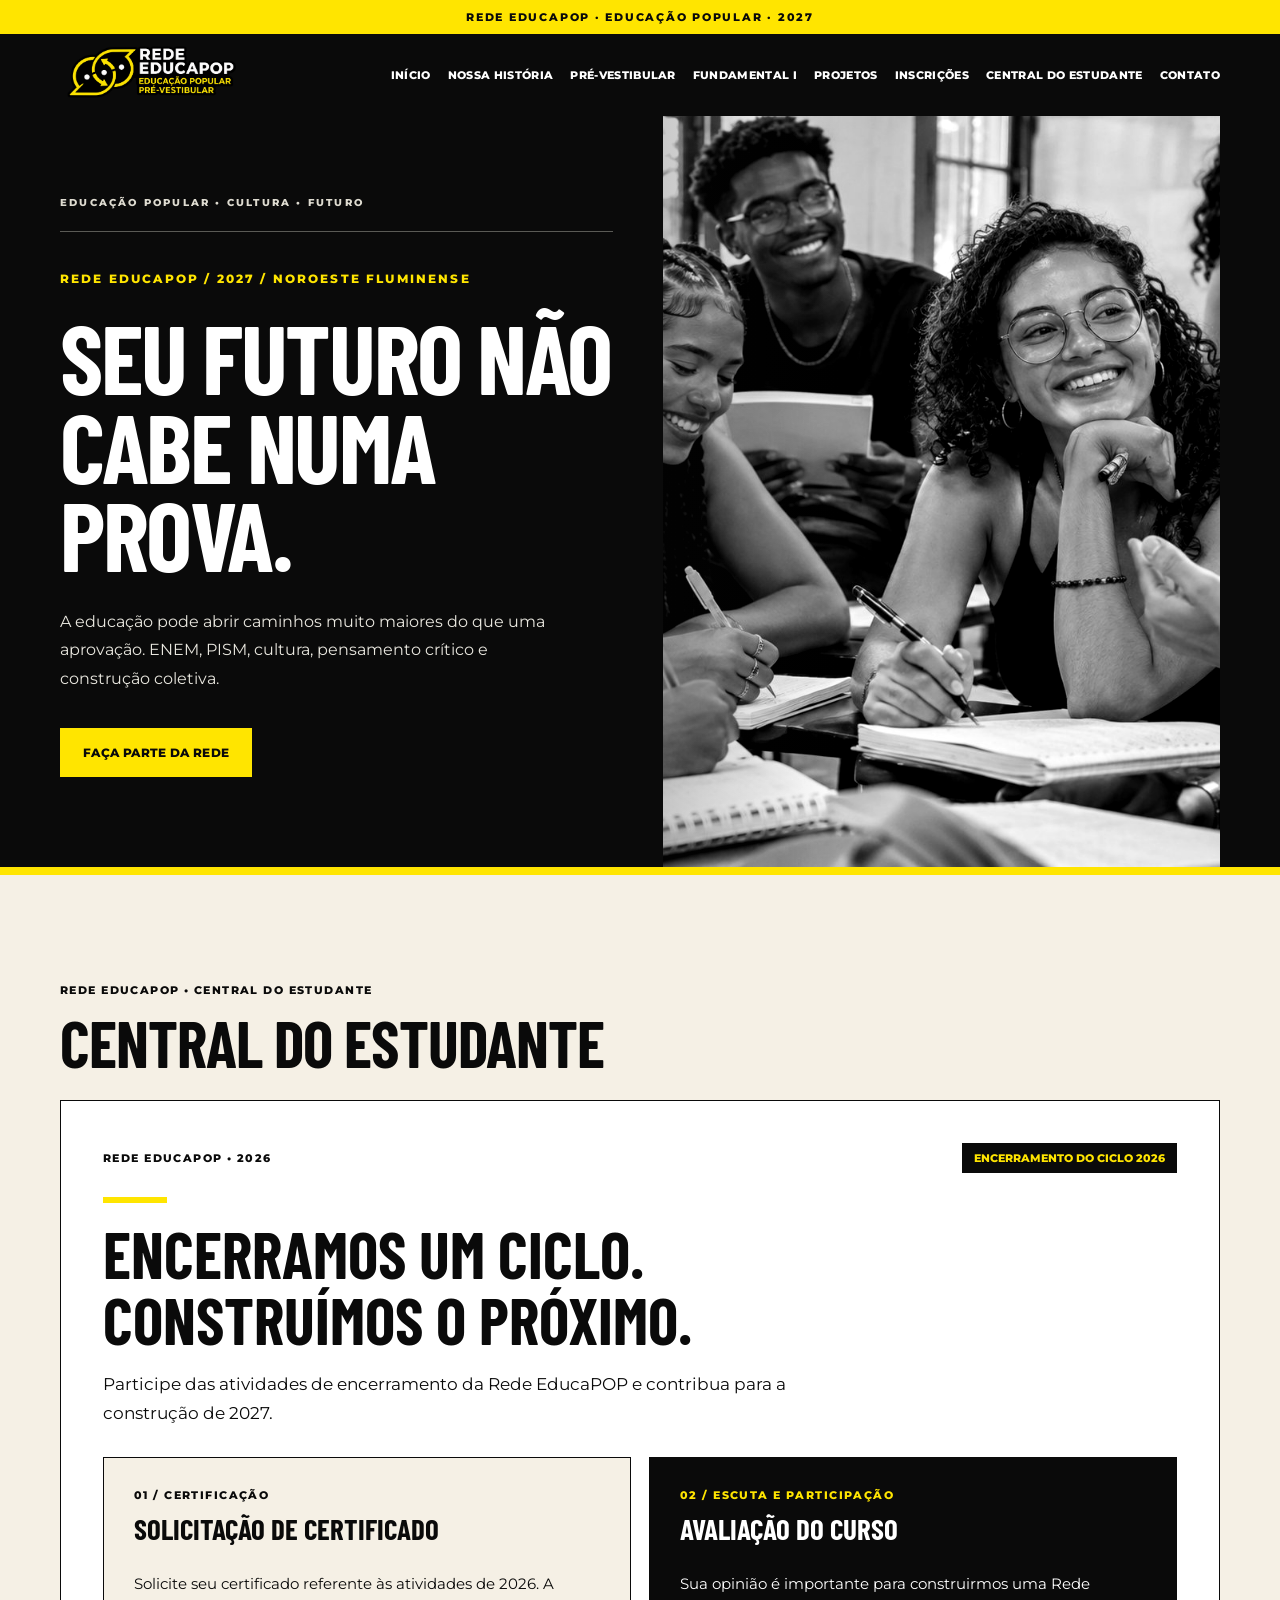
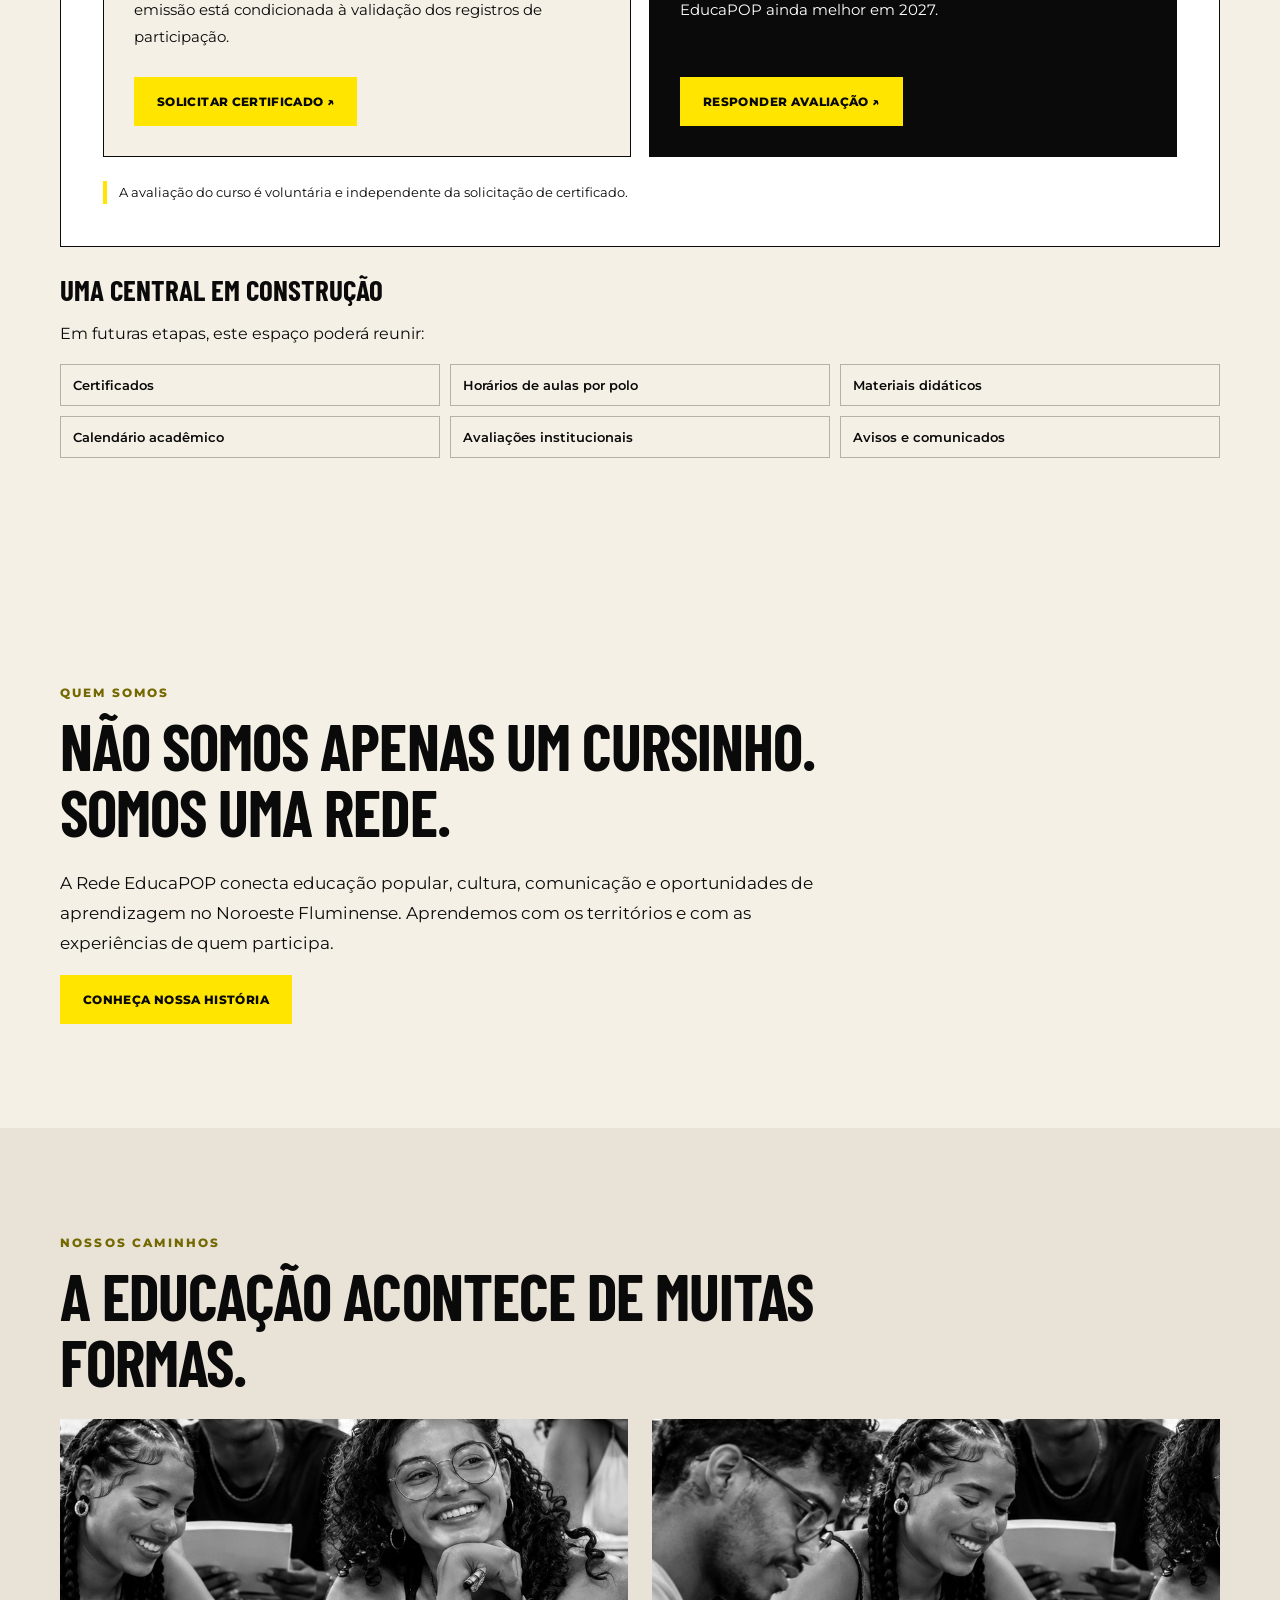
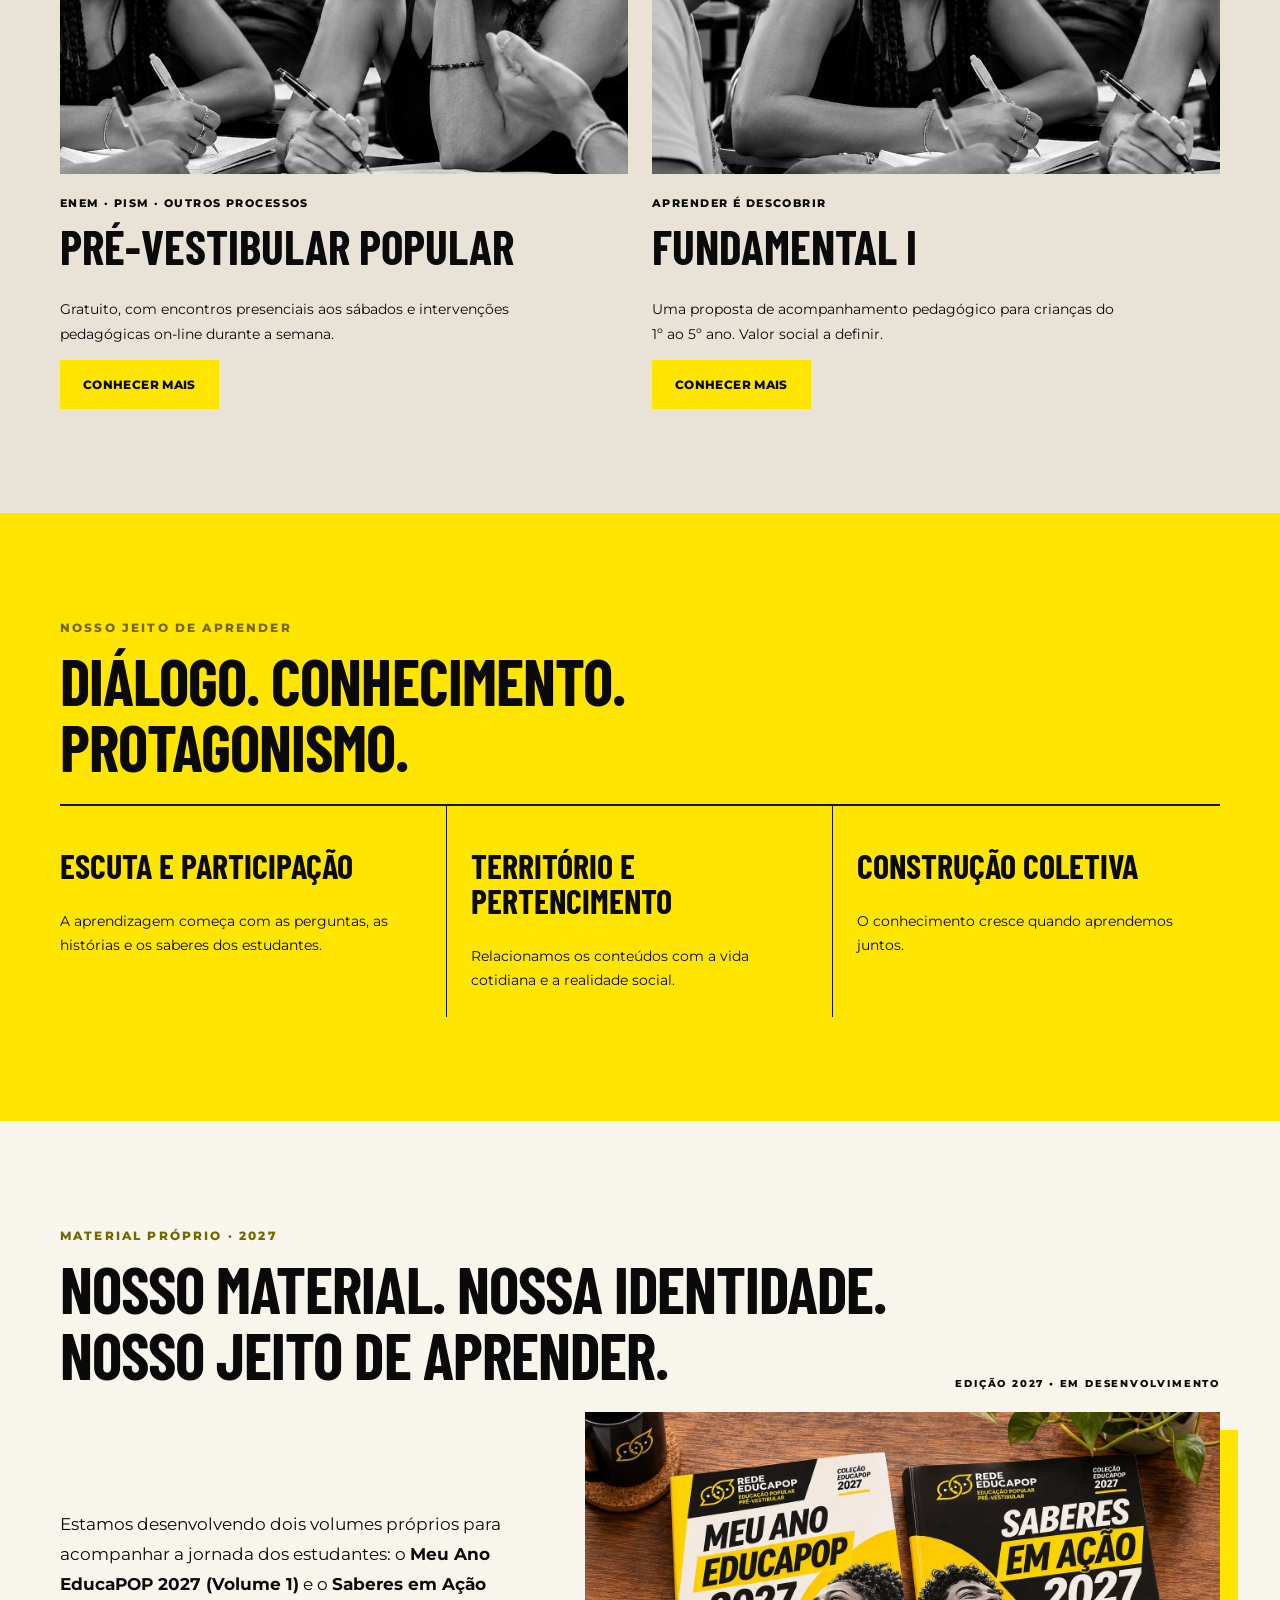
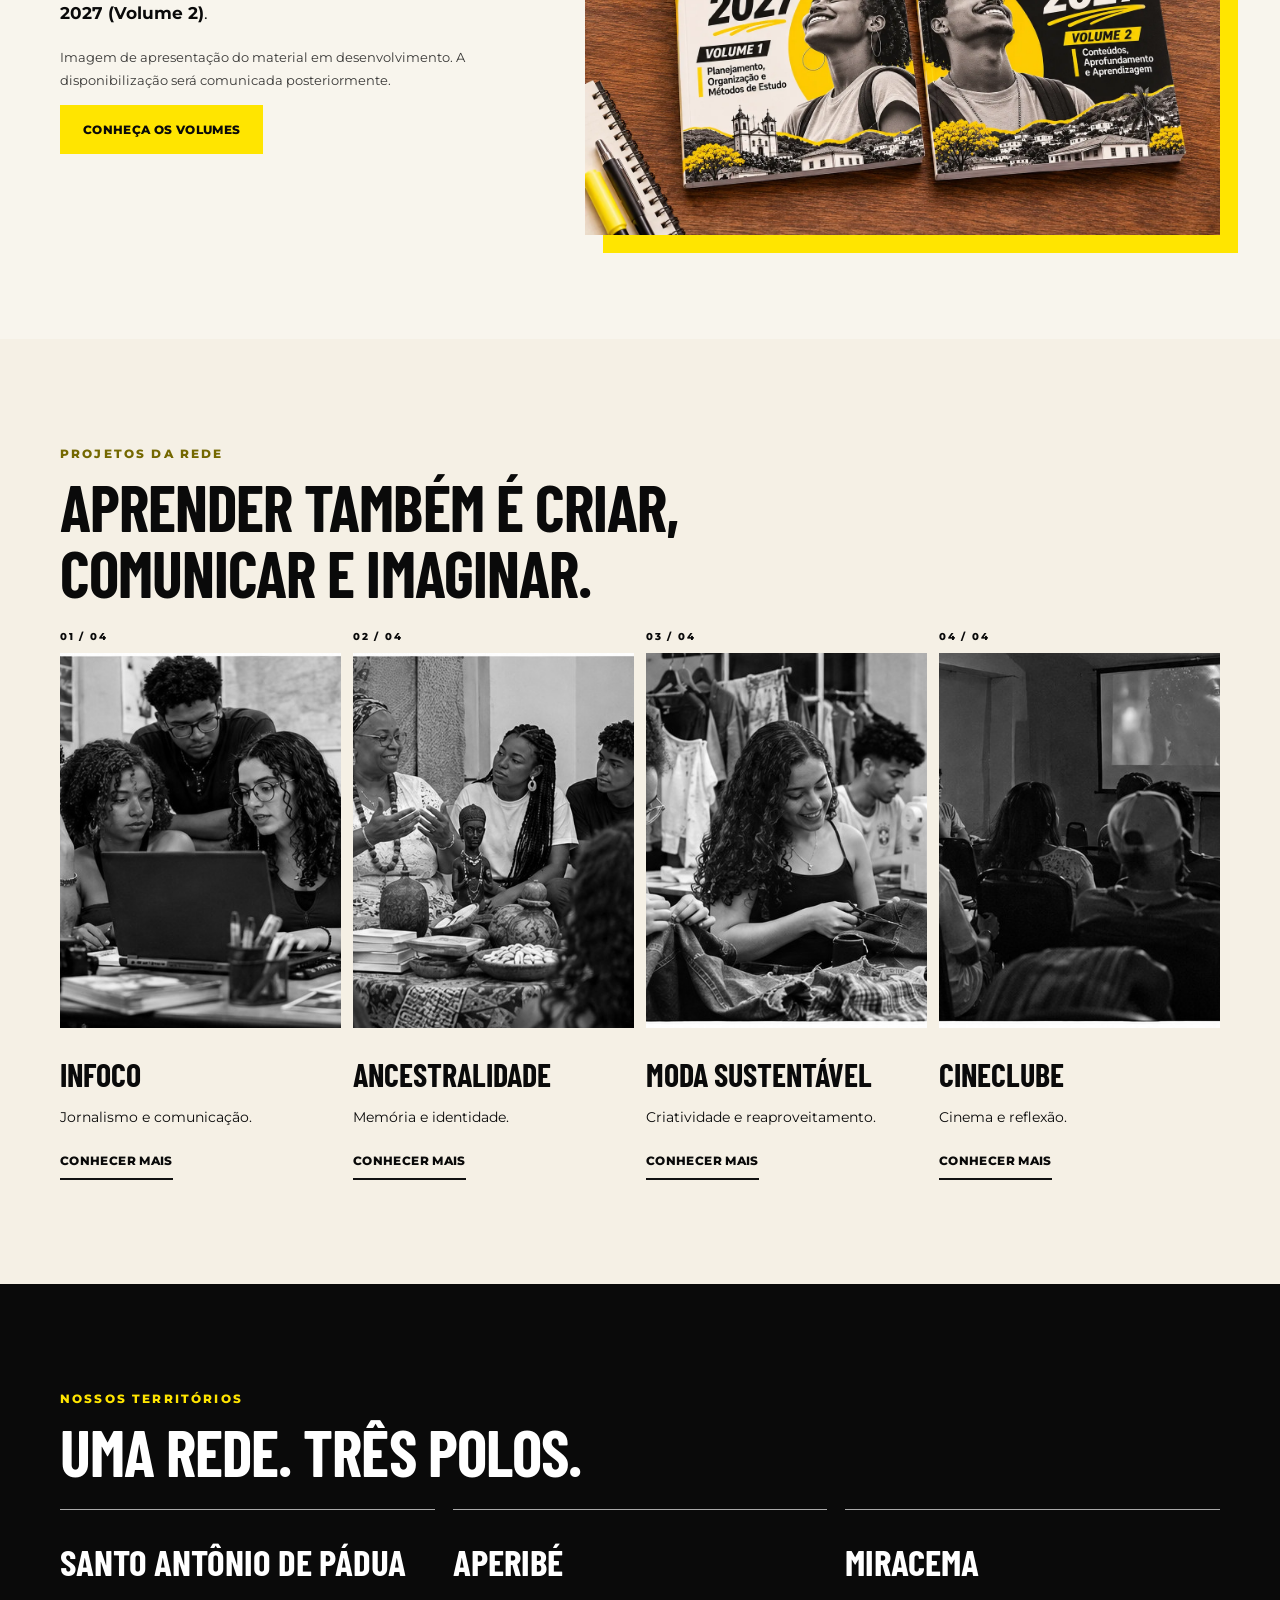
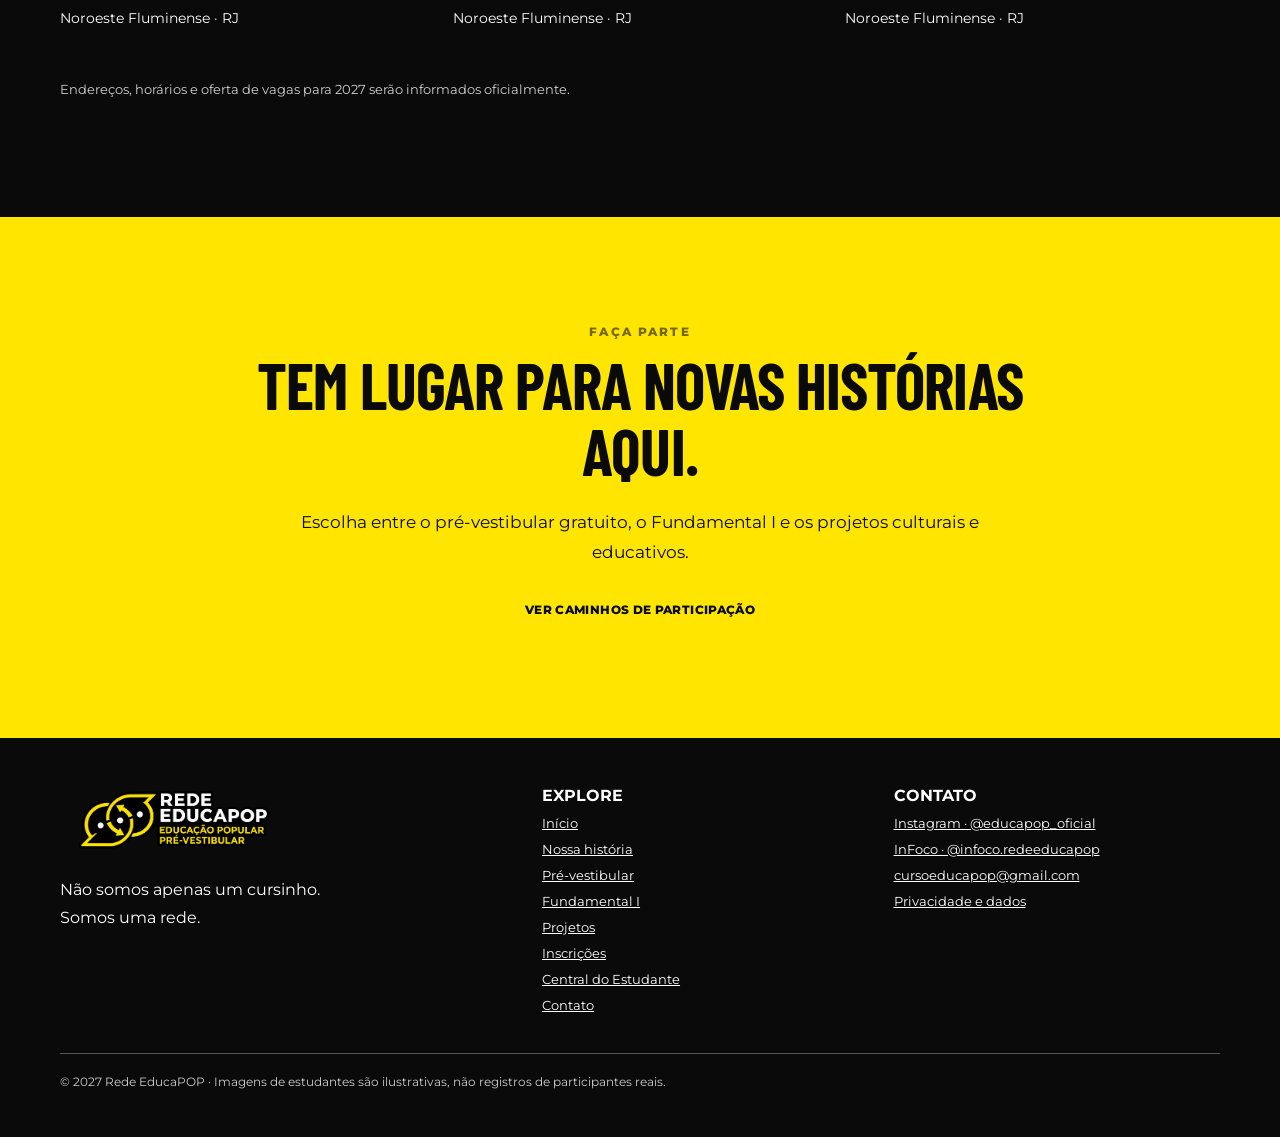
<file: index.html>
<!DOCTYPE html>
<html lang="pt-BR"><head><meta charset="utf-8"/><meta content="width=device-width, initial-scale=1" name="viewport"/><meta content="#0a0a0a" name="theme-color"/><meta content="Rede EducaPOP 2027: educação popular, pré-vestibular gratuito, Fundamental I e projetos culturais no Noroeste Fluminense." name="description"/><title>Início | Rede EducaPOP 2027</title><link href="estilo.css" rel="stylesheet"/></head><body class="home-refinada"><a class="skip-link" href="#conteudo">Ir para o conteúdo</a><div class="top">REDE EDUCAPOP · EDUCAÇÃO POPULAR · 2027</div><nav aria-label="Menu principal" class="nav"><div class="wrap navinner"><a aria-label="Rede EducaPOP — início" href="index.html"><img alt="Rede EducaPOP" class="logo" src="imagens/logo-oficial.png"/></a><button aria-controls="links" aria-expanded="false" class="menu" id="menu">☰ Menu</button><div class="links" id="links"><a aria-current="page" href="index.html">Início</a><a href="nossa-historia.html">Nossa história</a><a href="pre-vestibular.html">Pré-vestibular</a><a href="fundamental.html">Fundamental I</a><a href="projetos.html">Projetos</a><a href="inscricoes.html">Inscrições</a><a href="#central-do-estudante">Central do Estudante</a><a href="contato.html">Contato</a></div></div></nav><main id="conteudo"><header class="hero"><div class="wrap hero-grid"><div class="hero-copy"><div class="hero-index">EDUCAÇÃO POPULAR • CULTURA • FUTURO</div><span class="eyebrow">REDE EDUCAPOP / 2027 / NOROESTE FLUMINENSE</span><h1>SEU FUTURO NÃO CABE NUMA PROVA.</h1><p>A educação pode abrir caminhos muito maiores do que uma aprovação. ENEM, PISM, cultura, pensamento crítico e construção coletiva.</p><a class="btn" href="inscricoes.html">Faça parte da Rede</a></div><div class="hero-img"><img alt="Imagem conceitual de estudantes; não representa registro real das turmas" class="hero-photo" src="imagens/estudantes-hero.jpg"/></div></div></header>
<!-- CENTRAL DO ESTUDANTE: manter esta seção; substituir o bloco ciclo-2026 ao encerrar a campanha. -->
<section class="section student-central" id="central-do-estudante" aria-labelledby="central-titulo"><div class="wrap">
<span class="kicker central-label">Rede EducaPOP • Central do Estudante</span><h2 id="central-titulo">Central do Estudante</h2>
<div class="central-cycle" id="ciclo-2026"><div class="central-heading"><span class="kicker">REDE EDUCAPOP • 2026</span><span class="central-tag">Encerramento do Ciclo 2026</span></div>
<h3 class="central-headline">Encerramos um ciclo. Construímos o próximo.</h3><p class="lead">Participe das atividades de encerramento da Rede EducaPOP e contribua para a construção de 2027.</p>
<div class="central-grid"><article class="central-card"><span class="kicker">01 / Certificação</span><h3>Solicitação de certificado</h3><p>Solicite seu certificado referente às atividades de 2026. A emissão está condicionada à validação dos registros de participação.</p><a class="btn" href="https://forms.gle/bcP29ZTkuSq11dVf9" target="_blank" rel="noopener noreferrer">Solicitar certificado <span aria-hidden="true">↗</span></a></article>
<article class="central-card central-card-dark"><span class="kicker">02 / Escuta e participação</span><h3>Avaliação do curso</h3><p>Sua opinião é importante para construirmos uma Rede EducaPOP ainda melhor em 2027.</p><a class="btn" href="https://forms.gle/VFLeJSUqhqHK1Xiq8" target="_blank" rel="noopener noreferrer">Responder avaliação <span aria-hidden="true">↗</span></a></article></div>
<p class="central-note">A avaliação do curso é voluntária e independente da solicitação de certificado.</p></div>
<div class="central-future"><h3>Uma central em construção</h3><p>Em futuras etapas, este espaço poderá reunir:</p><ul><li>Certificados</li><li>Horários de aulas por polo</li><li>Materiais didáticos</li><li>Calendário acadêmico</li><li>Avaliações institucionais</li><li>Avisos e comunicados</li></ul></div>
</div></section>
<section class="section"><div class="wrap"><span class="eyebrow">Quem somos</span><h2>Não somos apenas um cursinho. Somos uma rede.</h2><p class="lead">A Rede EducaPOP conecta educação popular, cultura, comunicação e oportunidades de aprendizagem no Noroeste Fluminense. Aprendemos com os territórios e com as experiências de quem participa.</p><a class="btn" href="nossa-historia.html">Conheça nossa história</a></div></section><section class="section home-paths"><div class="wrap"><span class="eyebrow">Nossos caminhos</span><h2>A educação acontece de muitas formas.</h2><div class="grid two"><article class="card"><img alt="Imagem conceitual ilustrativa de Pré-Vestibular Popular" loading="lazy" src="imagens/grupo-centro.jpg"/><span class="kicker">ENEM · PISM · OUTROS PROCESSOS</span><h3>Pré-Vestibular Popular</h3><p>Gratuito, com encontros presenciais aos sábados e intervenções pedagógicas on-line durante a semana.</p><a class="btn" href="pre-vestibular.html">Conhecer mais</a></article><article class="card"><img alt="Imagem conceitual ilustrativa de Fundamental I" loading="lazy" src="imagens/grupo-esquerda.jpg"/><span class="kicker">APRENDER É DESCOBRIR</span><h3>Fundamental I</h3><p>Uma proposta de acompanhamento pedagógico para crianças do 1º ao 5º ano. Valor social a definir.</p><a class="btn" href="fundamental.html">Conhecer mais</a></article></div></div></section><section class="section yellow home-method"><div class="wrap"><span class="eyebrow">Nosso jeito de aprender</span><h2>Diálogo. Conhecimento. Protagonismo.</h2><div class="grid"><article class="card"><h3>Escuta e participação</h3><p>A aprendizagem começa com as perguntas, as histórias e os saberes dos estudantes.</p></article><article class="card"><h3>Território e pertencimento</h3><p>Relacionamos os conteúdos com a vida cotidiana e a realidade social.</p></article><article class="card"><h3>Construção coletiva</h3><p>O conhecimento cresce quando aprendemos juntos.</p></article></div></div></section><section class="section home-material"><div class="wrap"><span class="eyebrow">Material próprio · 2027</span><h2>Nosso material. Nossa identidade. Nosso jeito de aprender.</h2><div class="split"><div class="material-stamp">EDIÇÃO 2027 • EM DESENVOLVIMENTO</div><div><p class="lead">Estamos desenvolvendo dois volumes próprios para acompanhar a jornada dos estudantes: o <strong>Meu Ano EducaPOP 2027 (Volume 1)</strong> e o <strong>Saberes em Ação 2027 (Volume 2)</strong>.</p><p class="note">Imagem de apresentação do material em desenvolvimento. A disponibilização será comunicada posteriormente.</p><a class="btn" href="pre-vestibular.html#material">Conheça os volumes</a></div><img alt="Prévia dos dois volumes do material EducaPOP 2027 sobre uma mesa" class="material" src="imagens/material-2027.webp"/></div></div></section><section class="section home-projects"><div class="wrap"><span class="eyebrow">Projetos da Rede</span><h2>Aprender também é criar, comunicar e imaginar.</h2><div class="grid four"><article class="card"><span class="project-number">01 / 04</span><img alt="Imagem conceitual ilustrativa de InFoco" loading="lazy" src="imagens/infoco.jpg"/><h3>InFoco</h3><p>Jornalismo e comunicação.</p><a class="btn" href="infoco.html">Conhecer mais</a></article><article class="card"><span class="project-number">02 / 04</span><img alt="Imagem conceitual ilustrativa de Ancestralidade" loading="lazy" src="imagens/ancestralidade.jpg"/><h3>Ancestralidade</h3><p>Memória e identidade.</p><a class="btn" href="ancestralidade.html">Conhecer mais</a></article><article class="card"><span class="project-number">03 / 04</span><img alt="Imagem conceitual ilustrativa de Moda Sustentável" loading="lazy" src="imagens/moda.jpg"/><h3>Moda Sustentável</h3><p>Criatividade e reaproveitamento.</p><a class="btn" href="moda-sustentavel.html">Conhecer mais</a></article><article class="card"><span class="project-number">04 / 04</span><img alt="Imagem conceitual ilustrativa de Cineclube" loading="lazy" src="imagens/cineclube.jpg"/><h3>Cineclube</h3><p>Cinema e reflexão.</p><a class="btn" href="cineclube.html">Conhecer mais</a></article></div></div></section><section class="section dark home-territories"><div class="wrap"><span class="eyebrow">Nossos territórios</span><h2>Uma rede. Três polos.</h2><div class="grid"><article class="card"><h3>Santo Antônio de Pádua</h3><p>Noroeste Fluminense · RJ</p></article><article class="card"><h3>Aperibé</h3><p>Noroeste Fluminense · RJ</p></article><article class="card"><h3>Miracema</h3><p>Noroeste Fluminense · RJ</p></article></div><p class="note">Endereços, horários e oferta de vagas para 2027 serão informados oficialmente.</p></div></section><section class="section yellow home-lastcta"><div class="wrap"><span class="eyebrow">Faça parte</span><h2>Tem lugar para novas histórias aqui.</h2><p class="lead">Escolha entre o pré-vestibular gratuito, o Fundamental I e os projetos culturais e educativos.</p><a class="btn" href="inscricoes.html">Ver caminhos de participação</a></div></section></main><footer class="footer"><div class="wrap"><div class="foot-grid"><div><img alt="Rede EducaPOP" class="logo" src="imagens/logo-oficial.png"/><p>Não somos apenas um cursinho.<br/>Somos uma rede.</p></div><div><strong>EXPLORE</strong><a href="index.html">Início</a><a href="nossa-historia.html">Nossa história</a><a href="pre-vestibular.html">Pré-vestibular</a><a href="fundamental.html">Fundamental I</a><a href="projetos.html">Projetos</a><a href="inscricoes.html">Inscrições</a><a href="#central-do-estudante">Central do Estudante</a><a href="contato.html">Contato</a></div><div><strong>CONTATO</strong><a href="https://instagram.com/educapop_oficial" rel="noopener noreferrer" target="_blank">Instagram · @educapop_oficial</a><a href="https://instagram.com/infoco.redeeducapop" rel="noopener noreferrer" target="_blank">InFoco · @infoco.redeeducapop</a><a href="mailto:cursoeducapop@gmail.com">cursoeducapop@gmail.com</a><a href="privacidade.html">Privacidade e dados</a></div></div><div class="smallprint">© 2027 Rede EducaPOP · Imagens de estudantes são ilustrativas, não registros de participantes reais.</div></div></footer><script src="navegacao.js" defer></script></body></html>
</file>
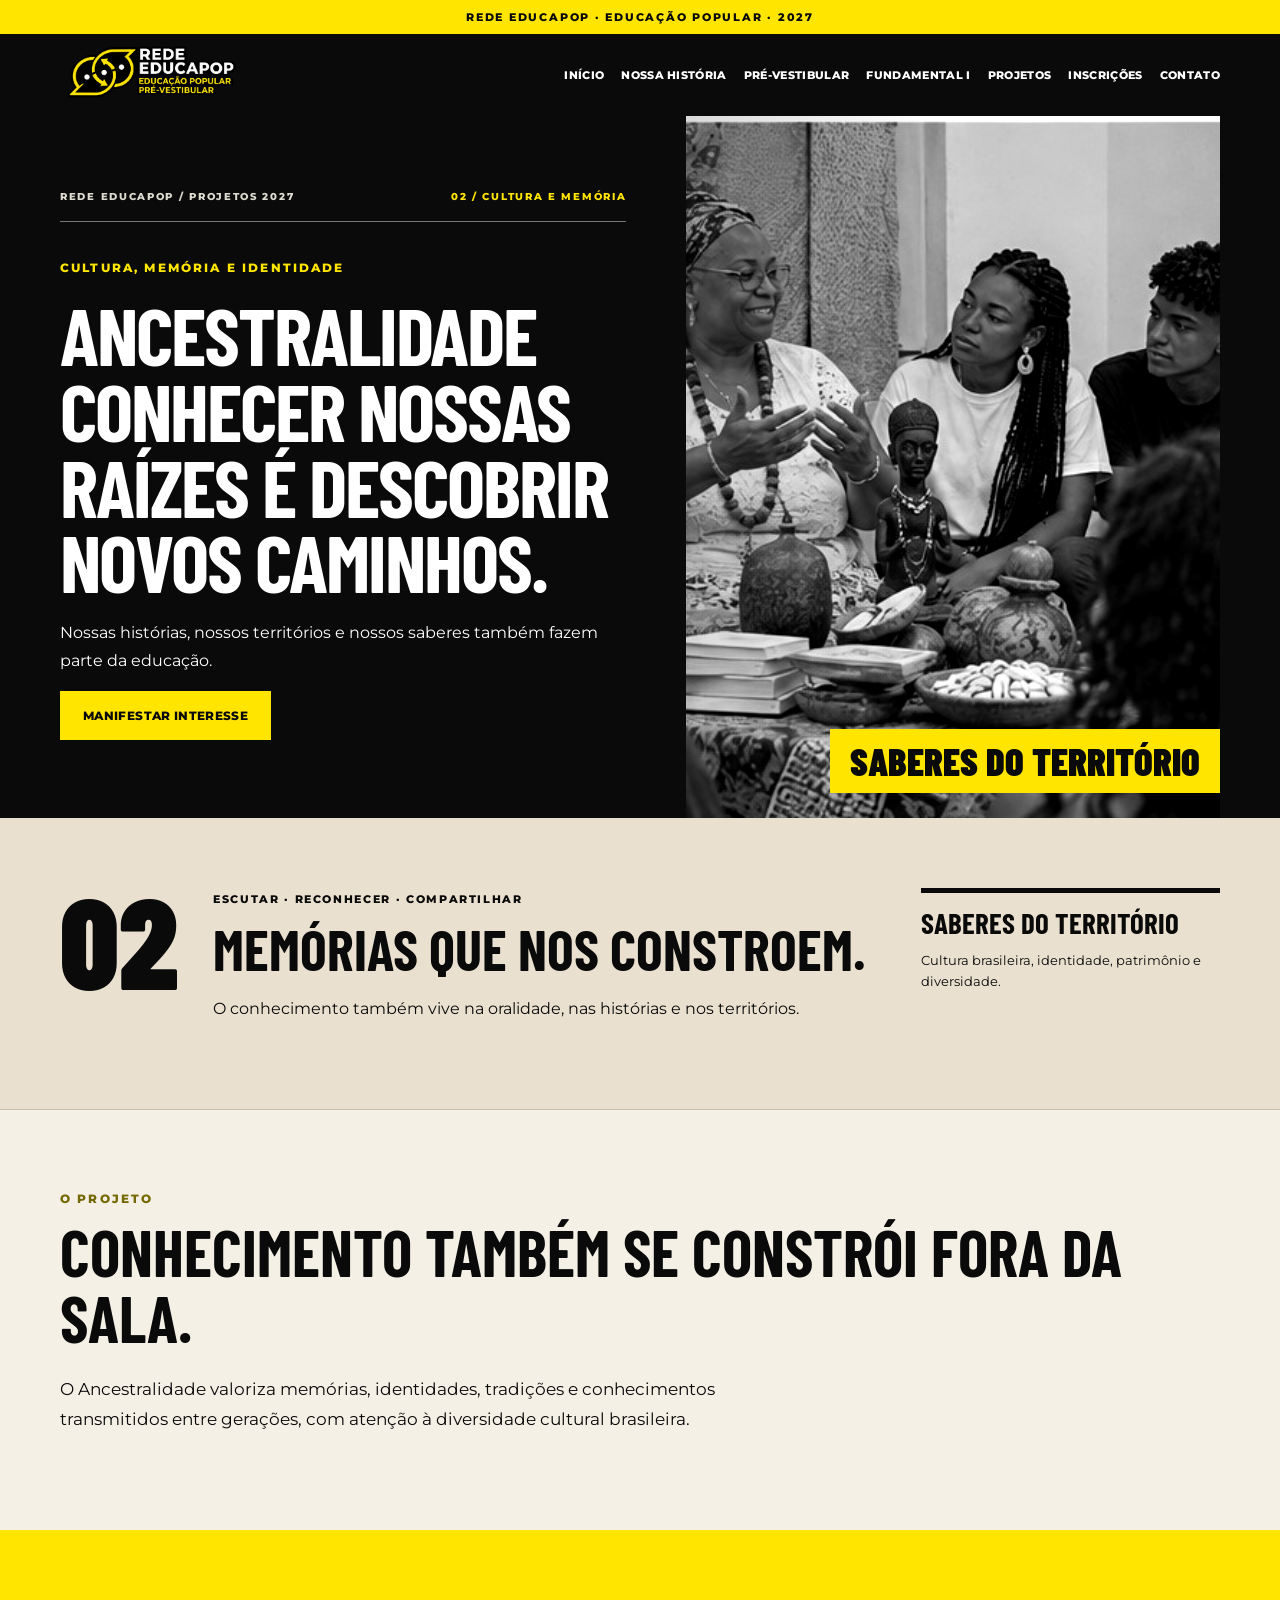
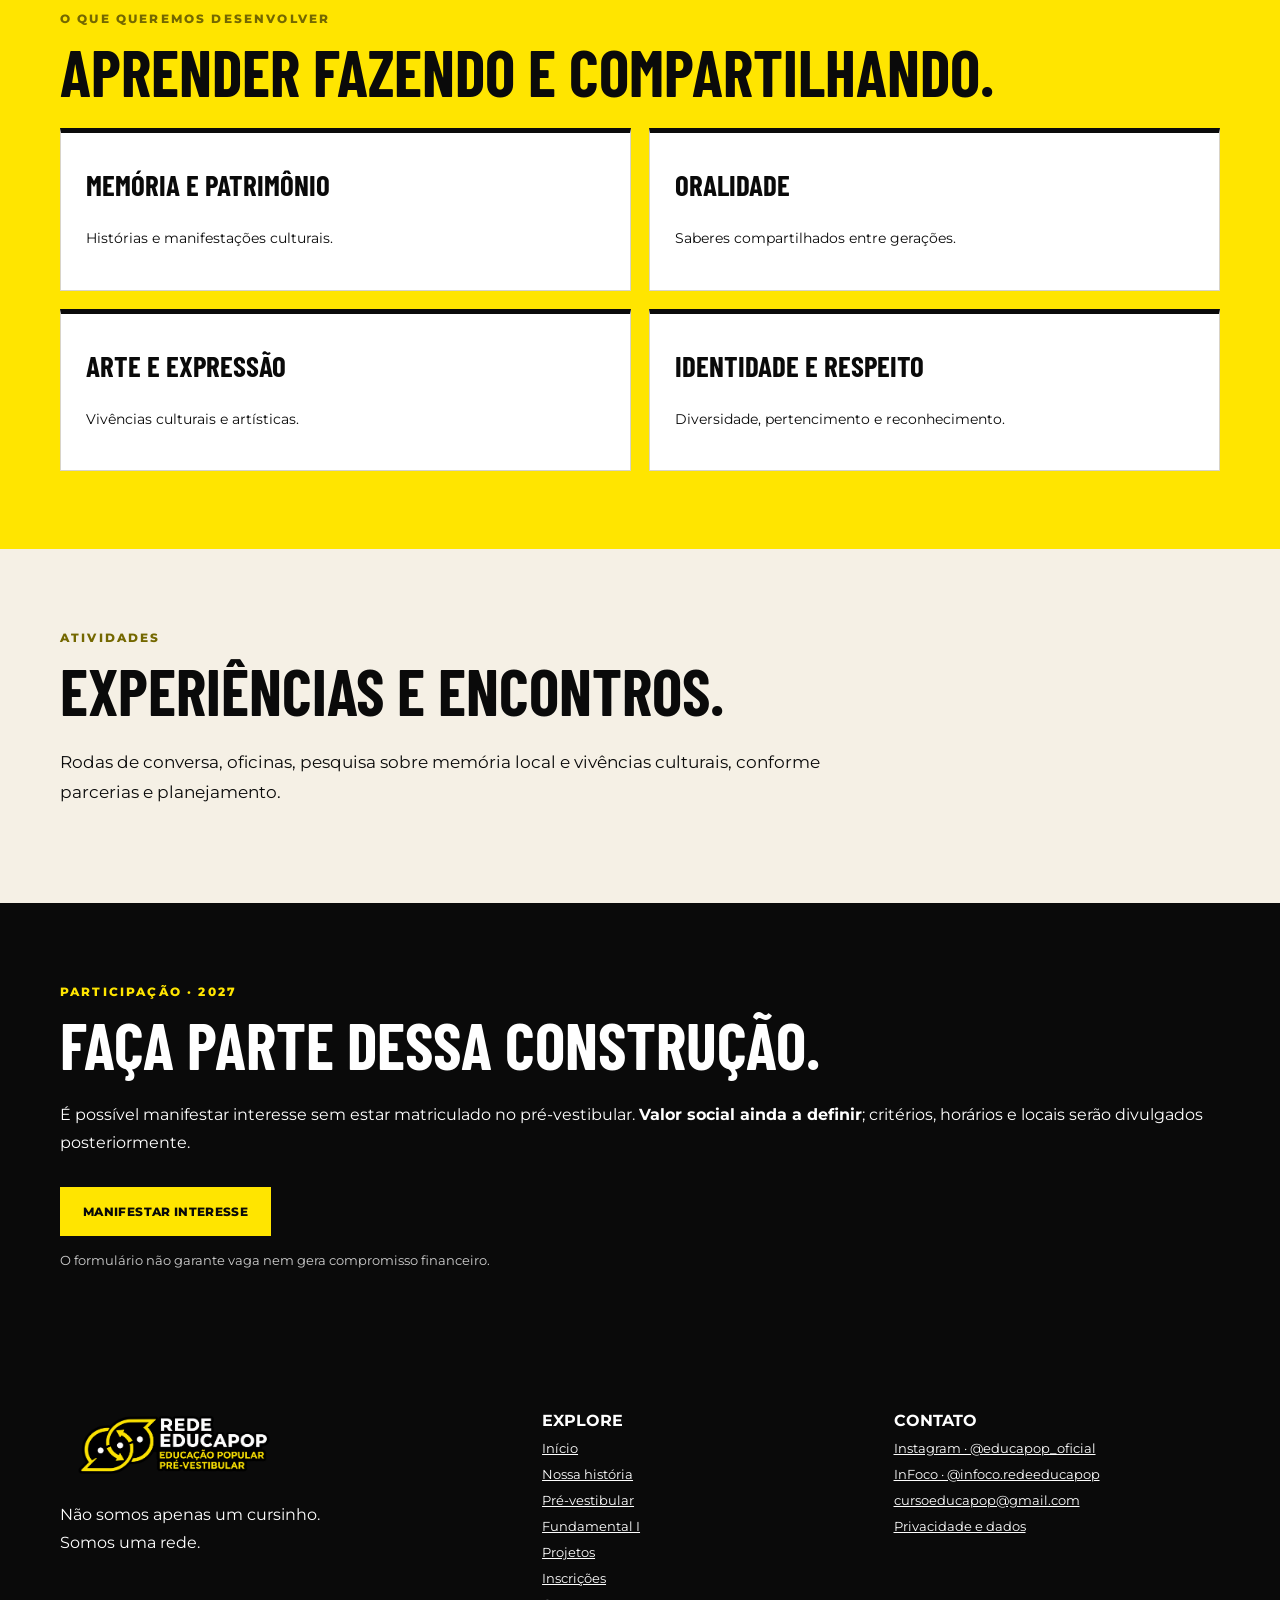
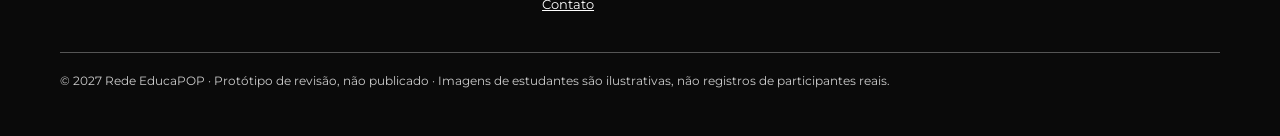
<file: ancestralidade.html>
<!doctype html><html lang="pt-BR"><head><meta charset="utf-8"><meta name="viewport" content="width=device-width, initial-scale=1"><meta name="theme-color" content="#0a0a0a"><meta name="description" content="Rede EducaPOP 2027: educação popular, pré-vestibular gratuito, Fundamental I e projetos culturais no Noroeste Fluminense."><title>Ancestralidade | Rede EducaPOP 2027</title><link rel="stylesheet" href="estilo.css"></head><body class="project-detail project-ancestralidade"><div class="top">REDE EDUCAPOP · EDUCAÇÃO POPULAR · 2027</div><nav class="nav" aria-label="Menu principal"><div class="wrap navinner"><a href="index.html" aria-label="Rede EducaPOP — início"><img class="logo" src="imagens/logo-oficial.png" alt="Rede EducaPOP"></a><button class="menu" id="menu" aria-expanded="false" aria-controls="links">☰ Menu</button><div class="links" id="links"><a href="index.html">Início</a><a href="nossa-historia.html">Nossa história</a><a href="pre-vestibular.html">Pré-vestibular</a><a href="fundamental.html">Fundamental I</a><a href="projetos.html">Projetos</a><a href="inscricoes.html">Inscrições</a><a href="contato.html">Contato</a></div></div></nav><main id="conteudo"><header class="hero project-hero"><div class="wrap hero-grid"><div class="hero-copy"><div class="project-index">REDE EDUCAPOP / PROJETOS 2027 <span>02 / CULTURA E MEMÓRIA</span></div><span class="eyebrow">Cultura, memória e identidade</span><h1>Ancestralidade<br>Conhecer nossas raízes é descobrir novos caminhos.</h1><p>Nossas histórias, nossos territórios e nossos saberes também fazem parte da educação.</p><a class="btn" href="https://forms.gle/BGhPAhk7tVaSveDDA" target="_blank" rel="noopener noreferrer">Manifestar interesse</a></div><div class="hero-img"><div class="project-photo-label">SABERES DO TERRITÓRIO</div><img class="hero-photo" src="imagens/ancestralidade.jpg" alt="Imagem ilustrativa de manifestação cultural e saberes tradicionais"></div></div></header><section class="project-editorial" aria-label="Identidade do projeto"><div class="wrap project-editorial-grid"><div class="project-editorial-number">02</div><div><span class="project-editorial-eyebrow">ESCUTAR · RECONHECER · COMPARTILHAR</span><h2>MEMÓRIAS QUE NOS CONSTROEM.</h2><p>O conhecimento também vive na oralidade, nas histórias e nos territórios.</p></div><div class="project-editorial-aside"><strong>SABERES DO TERRITÓRIO</strong><span>Cultura brasileira, identidade, patrimônio e diversidade.</span></div></div></section><section class="section "><div class="wrap"><span class="eyebrow">O projeto</span><h2>Conhecimento também se constrói fora da sala.</h2><p class="lead">O Ancestralidade valoriza memórias, identidades, tradições e conhecimentos transmitidos entre gerações, com atenção à diversidade cultural brasileira.</p></div></section><section class="section yellow"><div class="wrap"><span class="eyebrow">O que queremos desenvolver</span><h2>Aprender fazendo e compartilhando.</h2><div class="grid two"><article class="card"><h3>Memória e patrimônio</h3><p>Histórias e manifestações culturais.</p></article><article class="card"><h3>Oralidade</h3><p>Saberes compartilhados entre gerações.</p></article><article class="card"><h3>Arte e expressão</h3><p>Vivências culturais e artísticas.</p></article><article class="card"><h3>Identidade e respeito</h3><p>Diversidade, pertencimento e reconhecimento.</p></article></div></div></section><section class="section "><div class="wrap"><span class="eyebrow">Atividades</span><h2>Experiências e encontros.</h2><p class="lead">Rodas de conversa, oficinas, pesquisa sobre memória local e vivências culturais, conforme parcerias e planejamento.</p></div></section><section class="section dark"><div class="wrap"><span class="eyebrow">Participação · 2027</span><h2>Faça parte dessa construção.</h2><p>É possível manifestar interesse sem estar matriculado no pré-vestibular. <strong>Valor social ainda a definir</strong>; critérios, horários e locais serão divulgados posteriormente.</p><a class="btn" href="https://forms.gle/BGhPAhk7tVaSveDDA" target="_blank" rel="noopener noreferrer">Manifestar interesse</a><p class="note">O formulário não garante vaga nem gera compromisso financeiro.</p></div></section></main><footer class="footer"><div class="wrap"><div class="foot-grid"><div><img class="logo" src="imagens/logo-oficial.png" alt="Rede EducaPOP"><p>Não somos apenas um cursinho.<br>Somos uma rede.</p></div><div><strong>EXPLORE</strong><a href="index.html">Início</a><a href="nossa-historia.html">Nossa história</a><a href="pre-vestibular.html">Pré-vestibular</a><a href="fundamental.html">Fundamental I</a><a href="projetos.html">Projetos</a><a href="inscricoes.html">Inscrições</a><a href="contato.html">Contato</a></div><div><strong>CONTATO</strong><a href="https://instagram.com/educapop_oficial" target="_blank" rel="noopener noreferrer">Instagram · @educapop_oficial</a><a href="https://instagram.com/infoco.redeeducapop" target="_blank" rel="noopener noreferrer">InFoco · @infoco.redeeducapop</a><a href="mailto:cursoeducapop@gmail.com">cursoeducapop@gmail.com</a><a href="privacidade.html">Privacidade e dados</a></div></div><div class="smallprint">© 2027 Rede EducaPOP · Protótipo de revisão, não publicado · Imagens de estudantes são ilustrativas, não registros de participantes reais.</div></div></footer><script src="navegacao.js" defer></script></body></html>
</file>
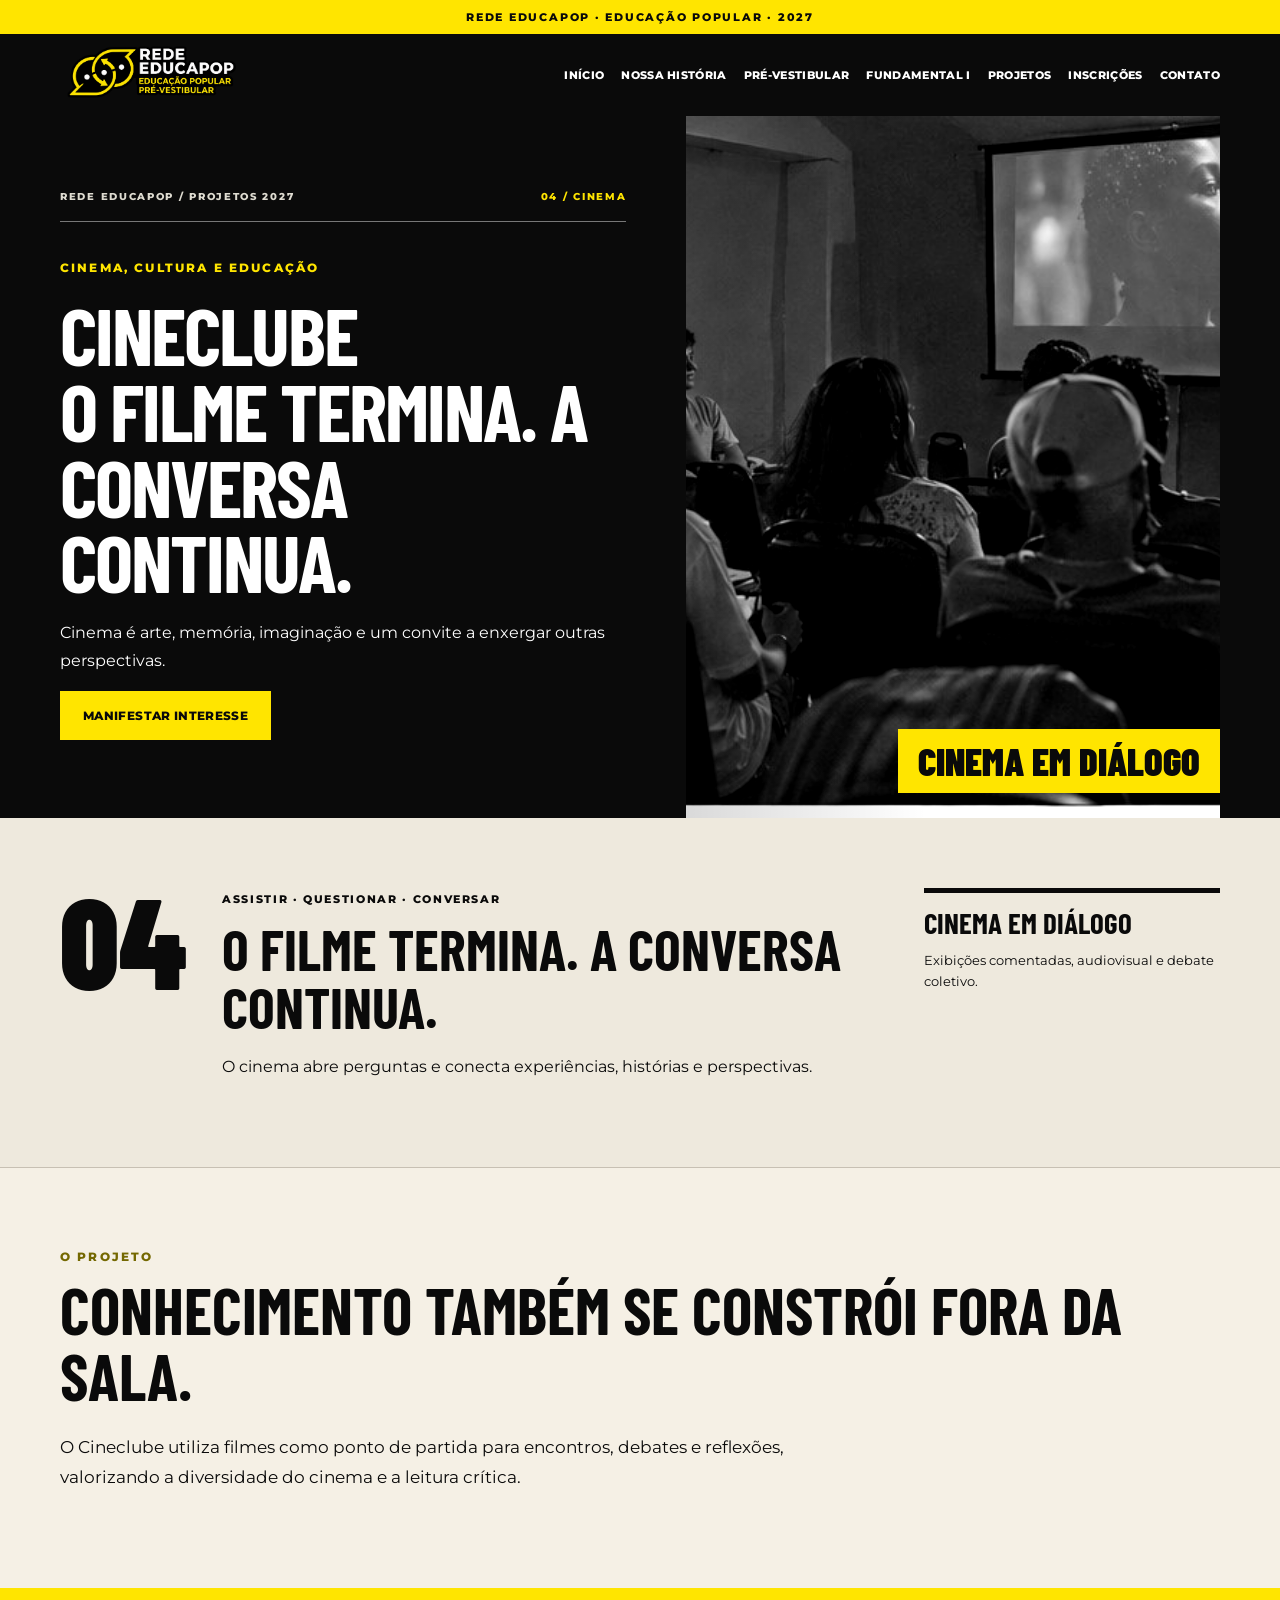
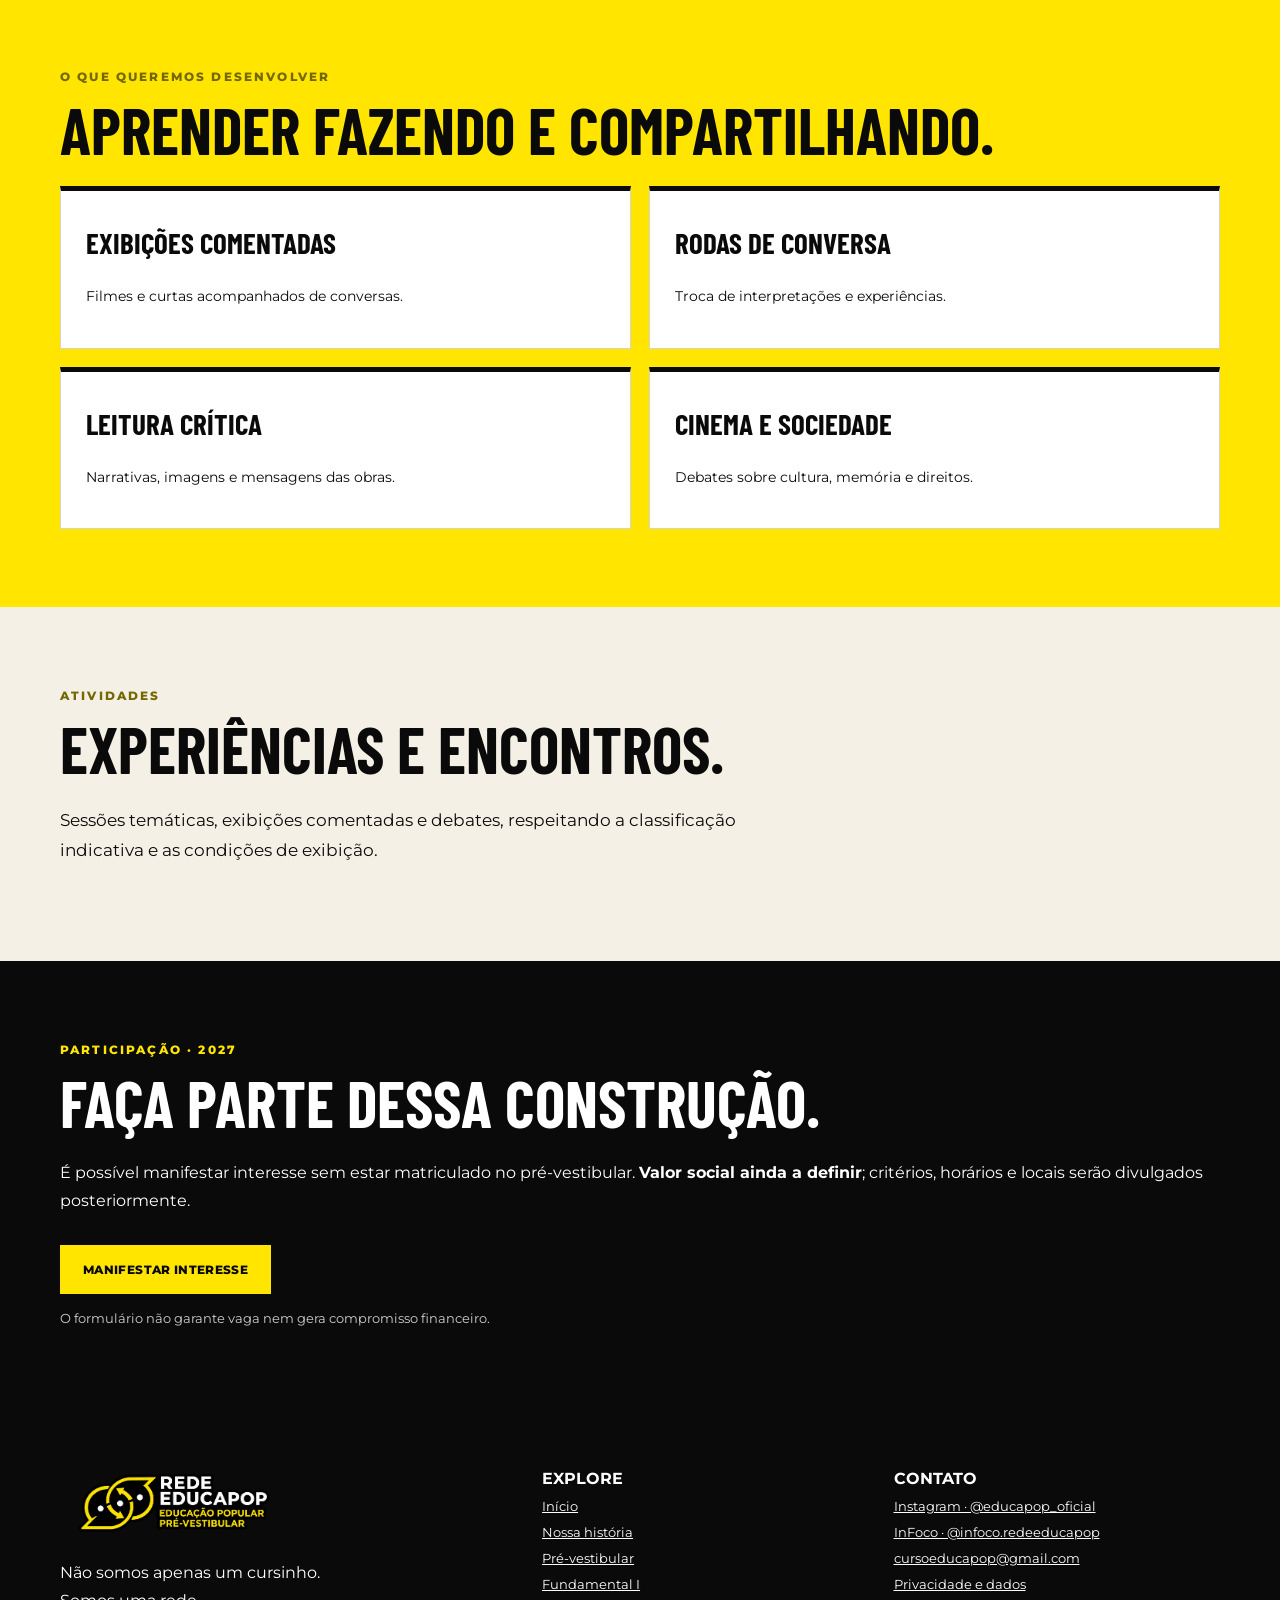
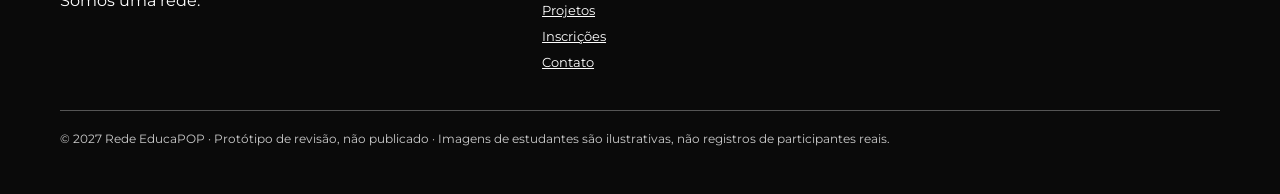
<file: cineclube.html>
<!doctype html><html lang="pt-BR"><head><meta charset="utf-8"><meta name="viewport" content="width=device-width, initial-scale=1"><meta name="theme-color" content="#0a0a0a"><meta name="description" content="Rede EducaPOP 2027: educação popular, pré-vestibular gratuito, Fundamental I e projetos culturais no Noroeste Fluminense."><title>Cineclube | Rede EducaPOP 2027</title><link rel="stylesheet" href="estilo.css"></head><body class="project-detail project-cineclube"><div class="top">REDE EDUCAPOP · EDUCAÇÃO POPULAR · 2027</div><nav class="nav" aria-label="Menu principal"><div class="wrap navinner"><a href="index.html" aria-label="Rede EducaPOP — início"><img class="logo" src="imagens/logo-oficial.png" alt="Rede EducaPOP"></a><button class="menu" id="menu" aria-expanded="false" aria-controls="links">☰ Menu</button><div class="links" id="links"><a href="index.html">Início</a><a href="nossa-historia.html">Nossa história</a><a href="pre-vestibular.html">Pré-vestibular</a><a href="fundamental.html">Fundamental I</a><a href="projetos.html">Projetos</a><a href="inscricoes.html">Inscrições</a><a href="contato.html">Contato</a></div></div></nav><main id="conteudo"><header class="hero project-hero"><div class="wrap hero-grid"><div class="hero-copy"><div class="project-index">REDE EDUCAPOP / PROJETOS 2027 <span>04 / CINEMA</span></div><span class="eyebrow">Cinema, cultura e educação</span><h1>Cineclube<br>O filme termina. A conversa continua.</h1><p>Cinema é arte, memória, imaginação e um convite a enxergar outras perspectivas.</p><a class="btn" href="https://forms.gle/BGhPAhk7tVaSveDDA" target="_blank" rel="noopener noreferrer">Manifestar interesse</a></div><div class="hero-img"><div class="project-photo-label">CINEMA EM DIÁLOGO</div><img class="hero-photo" src="imagens/cineclube.jpg" alt="Imagem ilustrativa de cinema e experiência audiovisual"></div></div></header><section class="project-editorial" aria-label="Identidade do projeto"><div class="wrap project-editorial-grid"><div class="project-editorial-number">04</div><div><span class="project-editorial-eyebrow">ASSISTIR · QUESTIONAR · CONVERSAR</span><h2>O FILME TERMINA. A CONVERSA CONTINUA.</h2><p>O cinema abre perguntas e conecta experiências, histórias e perspectivas.</p></div><div class="project-editorial-aside"><strong>CINEMA EM DIÁLOGO</strong><span>Exibições comentadas, audiovisual e debate coletivo.</span></div></div></section><section class="section "><div class="wrap"><span class="eyebrow">O projeto</span><h2>Conhecimento também se constrói fora da sala.</h2><p class="lead">O Cineclube utiliza filmes como ponto de partida para encontros, debates e reflexões, valorizando a diversidade do cinema e a leitura crítica.</p></div></section><section class="section yellow"><div class="wrap"><span class="eyebrow">O que queremos desenvolver</span><h2>Aprender fazendo e compartilhando.</h2><div class="grid two"><article class="card"><h3>Exibições comentadas</h3><p>Filmes e curtas acompanhados de conversas.</p></article><article class="card"><h3>Rodas de conversa</h3><p>Troca de interpretações e experiências.</p></article><article class="card"><h3>Leitura crítica</h3><p>Narrativas, imagens e mensagens das obras.</p></article><article class="card"><h3>Cinema e sociedade</h3><p>Debates sobre cultura, memória e direitos.</p></article></div></div></section><section class="section "><div class="wrap"><span class="eyebrow">Atividades</span><h2>Experiências e encontros.</h2><p class="lead">Sessões temáticas, exibições comentadas e debates, respeitando a classificação indicativa e as condições de exibição.</p></div></section><section class="section dark"><div class="wrap"><span class="eyebrow">Participação · 2027</span><h2>Faça parte dessa construção.</h2><p>É possível manifestar interesse sem estar matriculado no pré-vestibular. <strong>Valor social ainda a definir</strong>; critérios, horários e locais serão divulgados posteriormente.</p><a class="btn" href="https://forms.gle/BGhPAhk7tVaSveDDA" target="_blank" rel="noopener noreferrer">Manifestar interesse</a><p class="note">O formulário não garante vaga nem gera compromisso financeiro.</p></div></section></main><footer class="footer"><div class="wrap"><div class="foot-grid"><div><img class="logo" src="imagens/logo-oficial.png" alt="Rede EducaPOP"><p>Não somos apenas um cursinho.<br>Somos uma rede.</p></div><div><strong>EXPLORE</strong><a href="index.html">Início</a><a href="nossa-historia.html">Nossa história</a><a href="pre-vestibular.html">Pré-vestibular</a><a href="fundamental.html">Fundamental I</a><a href="projetos.html">Projetos</a><a href="inscricoes.html">Inscrições</a><a href="contato.html">Contato</a></div><div><strong>CONTATO</strong><a href="https://instagram.com/educapop_oficial" target="_blank" rel="noopener noreferrer">Instagram · @educapop_oficial</a><a href="https://instagram.com/infoco.redeeducapop" target="_blank" rel="noopener noreferrer">InFoco · @infoco.redeeducapop</a><a href="mailto:cursoeducapop@gmail.com">cursoeducapop@gmail.com</a><a href="privacidade.html">Privacidade e dados</a></div></div><div class="smallprint">© 2027 Rede EducaPOP · Protótipo de revisão, não publicado · Imagens de estudantes são ilustrativas, não registros de participantes reais.</div></div></footer><script src="navegacao.js" defer></script></body></html>
</file>
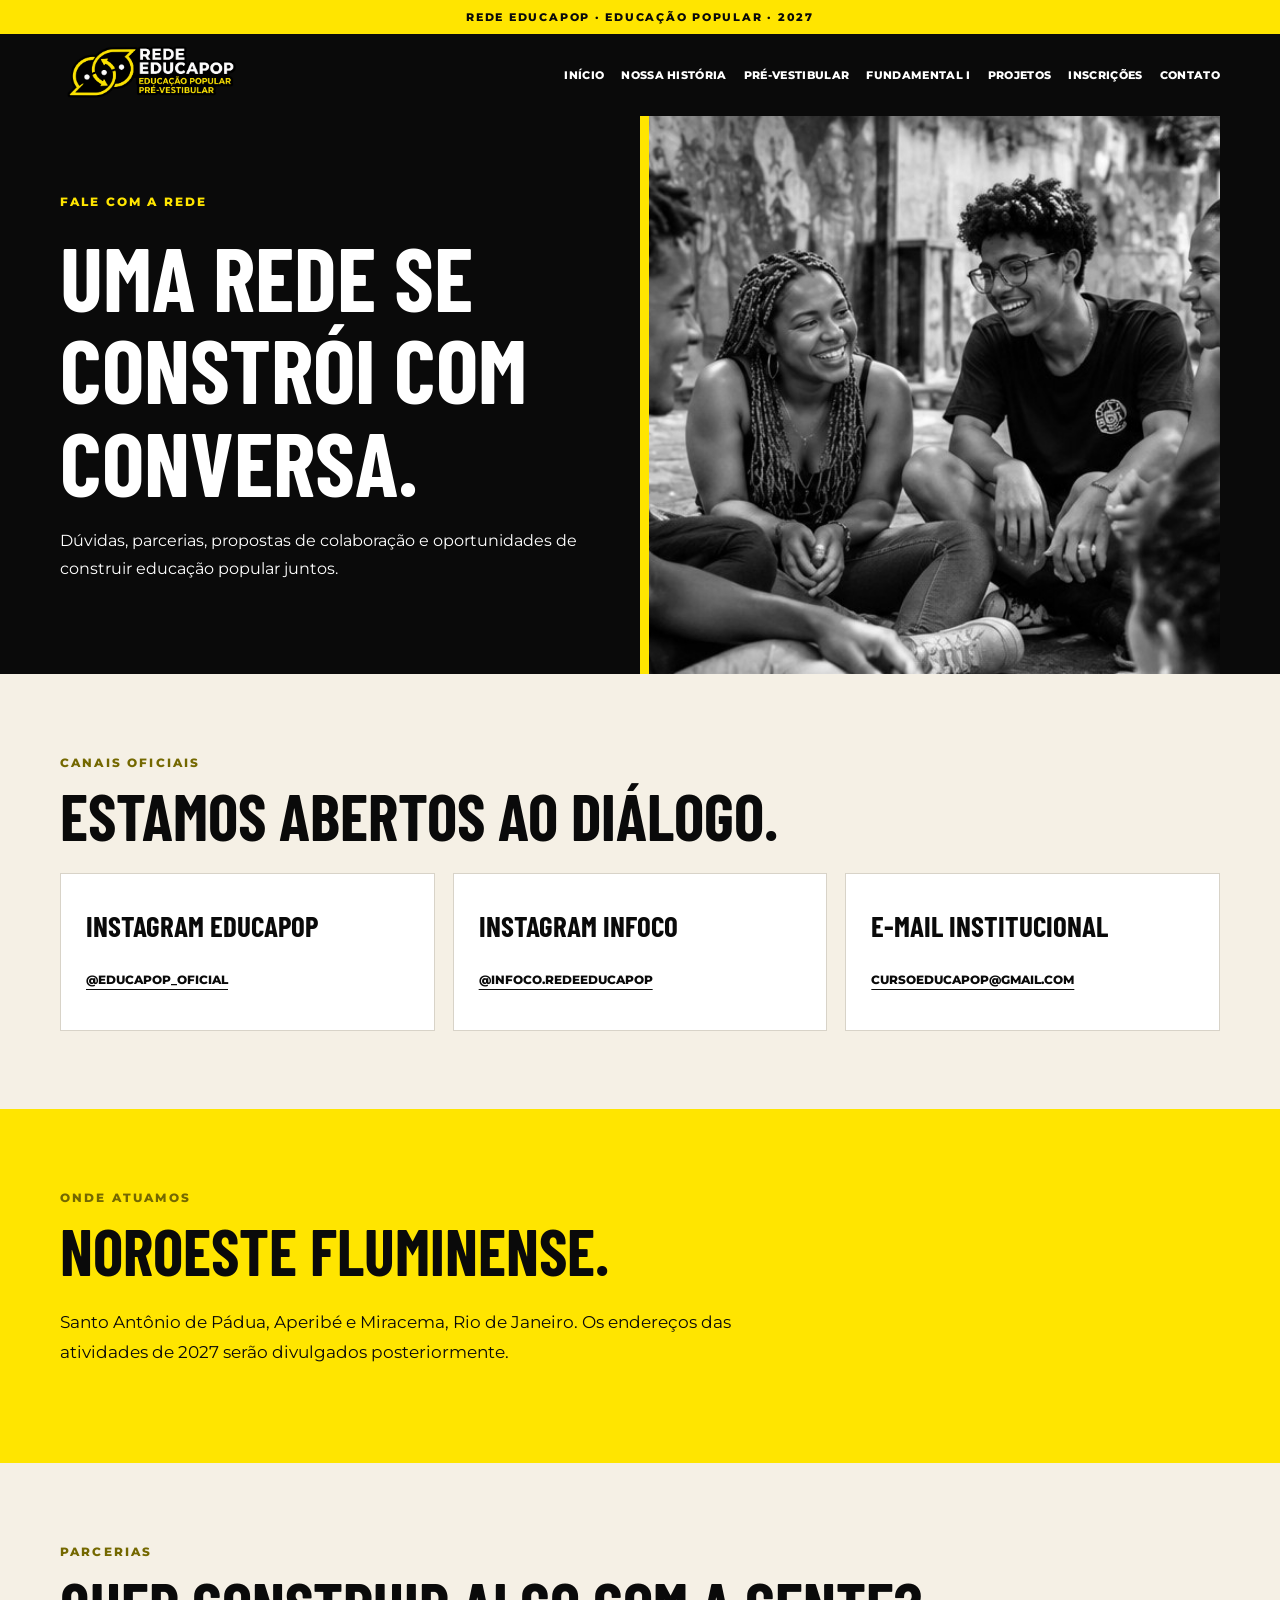
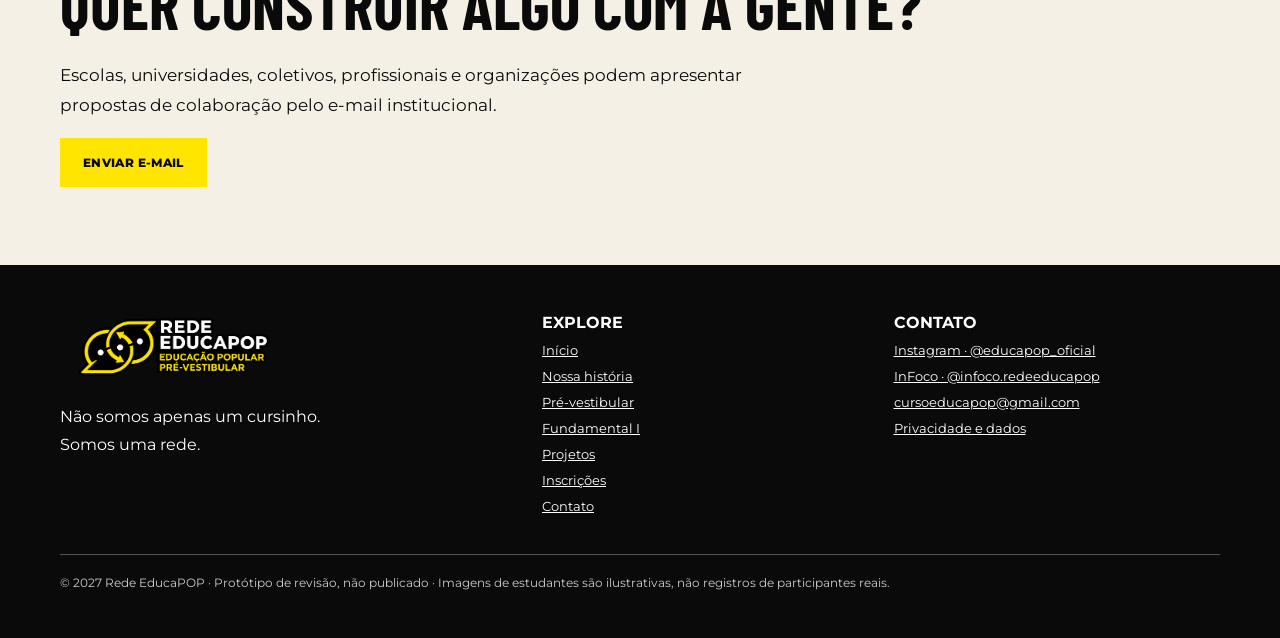
<file: contato.html>
<!doctype html><html lang="pt-BR"><head><meta charset="utf-8"><meta name="viewport" content="width=device-width, initial-scale=1"><meta name="theme-color" content="#0a0a0a"><meta name="description" content="Rede EducaPOP 2027: educação popular, pré-vestibular gratuito, Fundamental I e projetos culturais no Noroeste Fluminense."><title>Contato | Rede EducaPOP 2027</title><link rel="stylesheet" href="estilo.css"></head><body><a class="skip-link" href="#conteudo">Pular para o conteúdo</a><div class="top">REDE EDUCAPOP · EDUCAÇÃO POPULAR · 2027</div><nav class="nav" aria-label="Menu principal"><div class="wrap navinner"><a href="index.html" aria-label="Rede EducaPOP — início"><img class="logo" src="imagens/logo-oficial.png" alt="Rede EducaPOP"></a><button class="menu" id="menu" aria-expanded="false" aria-controls="links">☰ Menu</button><div class="links" id="links"><a href="index.html">Início</a><a href="nossa-historia.html">Nossa história</a><a href="pre-vestibular.html">Pré-vestibular</a><a href="fundamental.html">Fundamental I</a><a href="projetos.html">Projetos</a><a href="inscricoes.html">Inscrições</a><a href="contato.html" aria-current="page">Contato</a></div></div></nav><main id="conteudo"><header class="hero"><div class="wrap hero-grid"><div class="hero-copy"><span class="eyebrow">Fale com a Rede</span><h1>Uma rede se constrói com conversa.</h1><p>Dúvidas, parcerias, propostas de colaboração e oportunidades de construir educação popular juntos.</p></div><div class="hero-img"><img class="hero-photo" src="imagens/hero-nossa-historia-2027.jpg" alt="Jovens em roda de conversa, imagem ilustrativa"></div></div></header><section class="section "><div class="wrap"><span class="eyebrow">Canais oficiais</span><h2>Estamos abertos ao diálogo.</h2><div class="grid"><article class="card"><h3>Instagram EducaPOP</h3><p><a href="https://instagram.com/educapop_oficial" target="_blank" rel="noopener noreferrer">@educapop_oficial</a></p></article><article class="card"><h3>Instagram InFoco</h3><p><a href="https://instagram.com/infoco.redeeducapop" target="_blank" rel="noopener noreferrer">@infoco.redeeducapop</a></p></article><article class="card"><h3>E-mail institucional</h3><p><a href="mailto:cursoeducapop@gmail.com">cursoeducapop@gmail.com</a></p></article></div></div></section><section class="section yellow"><div class="wrap"><span class="eyebrow">Onde atuamos</span><h2>Noroeste Fluminense.</h2><p class="lead">Santo Antônio de Pádua, Aperibé e Miracema, Rio de Janeiro. Os endereços das atividades de 2027 serão divulgados posteriormente.</p></div></section><section class="section "><div class="wrap"><span class="eyebrow">Parcerias</span><h2>Quer construir algo com a gente?</h2><p class="lead">Escolas, universidades, coletivos, profissionais e organizações podem apresentar propostas de colaboração pelo e-mail institucional.</p><a class="btn" href="mailto:cursoeducapop@gmail.com">Enviar e-mail</a></div></section></main><footer class="footer"><div class="wrap"><div class="foot-grid"><div><img class="logo" src="imagens/logo-oficial.png" alt="Rede EducaPOP"><p>Não somos apenas um cursinho.<br>Somos uma rede.</p></div><div><strong>EXPLORE</strong><a href="index.html">Início</a><a href="nossa-historia.html">Nossa história</a><a href="pre-vestibular.html">Pré-vestibular</a><a href="fundamental.html">Fundamental I</a><a href="projetos.html">Projetos</a><a href="inscricoes.html">Inscrições</a><a href="contato.html">Contato</a></div><div><strong>CONTATO</strong><a href="https://instagram.com/educapop_oficial" target="_blank" rel="noopener noreferrer">Instagram · @educapop_oficial</a><a href="https://instagram.com/infoco.redeeducapop" target="_blank" rel="noopener noreferrer">InFoco · @infoco.redeeducapop</a><a href="mailto:cursoeducapop@gmail.com">cursoeducapop@gmail.com</a><a href="privacidade.html">Privacidade e dados</a></div></div><div class="smallprint">© 2027 Rede EducaPOP · Protótipo de revisão, não publicado · Imagens de estudantes são ilustrativas, não registros de participantes reais.</div></div></footer><script src="navegacao.js" defer></script></body></html>
</file>
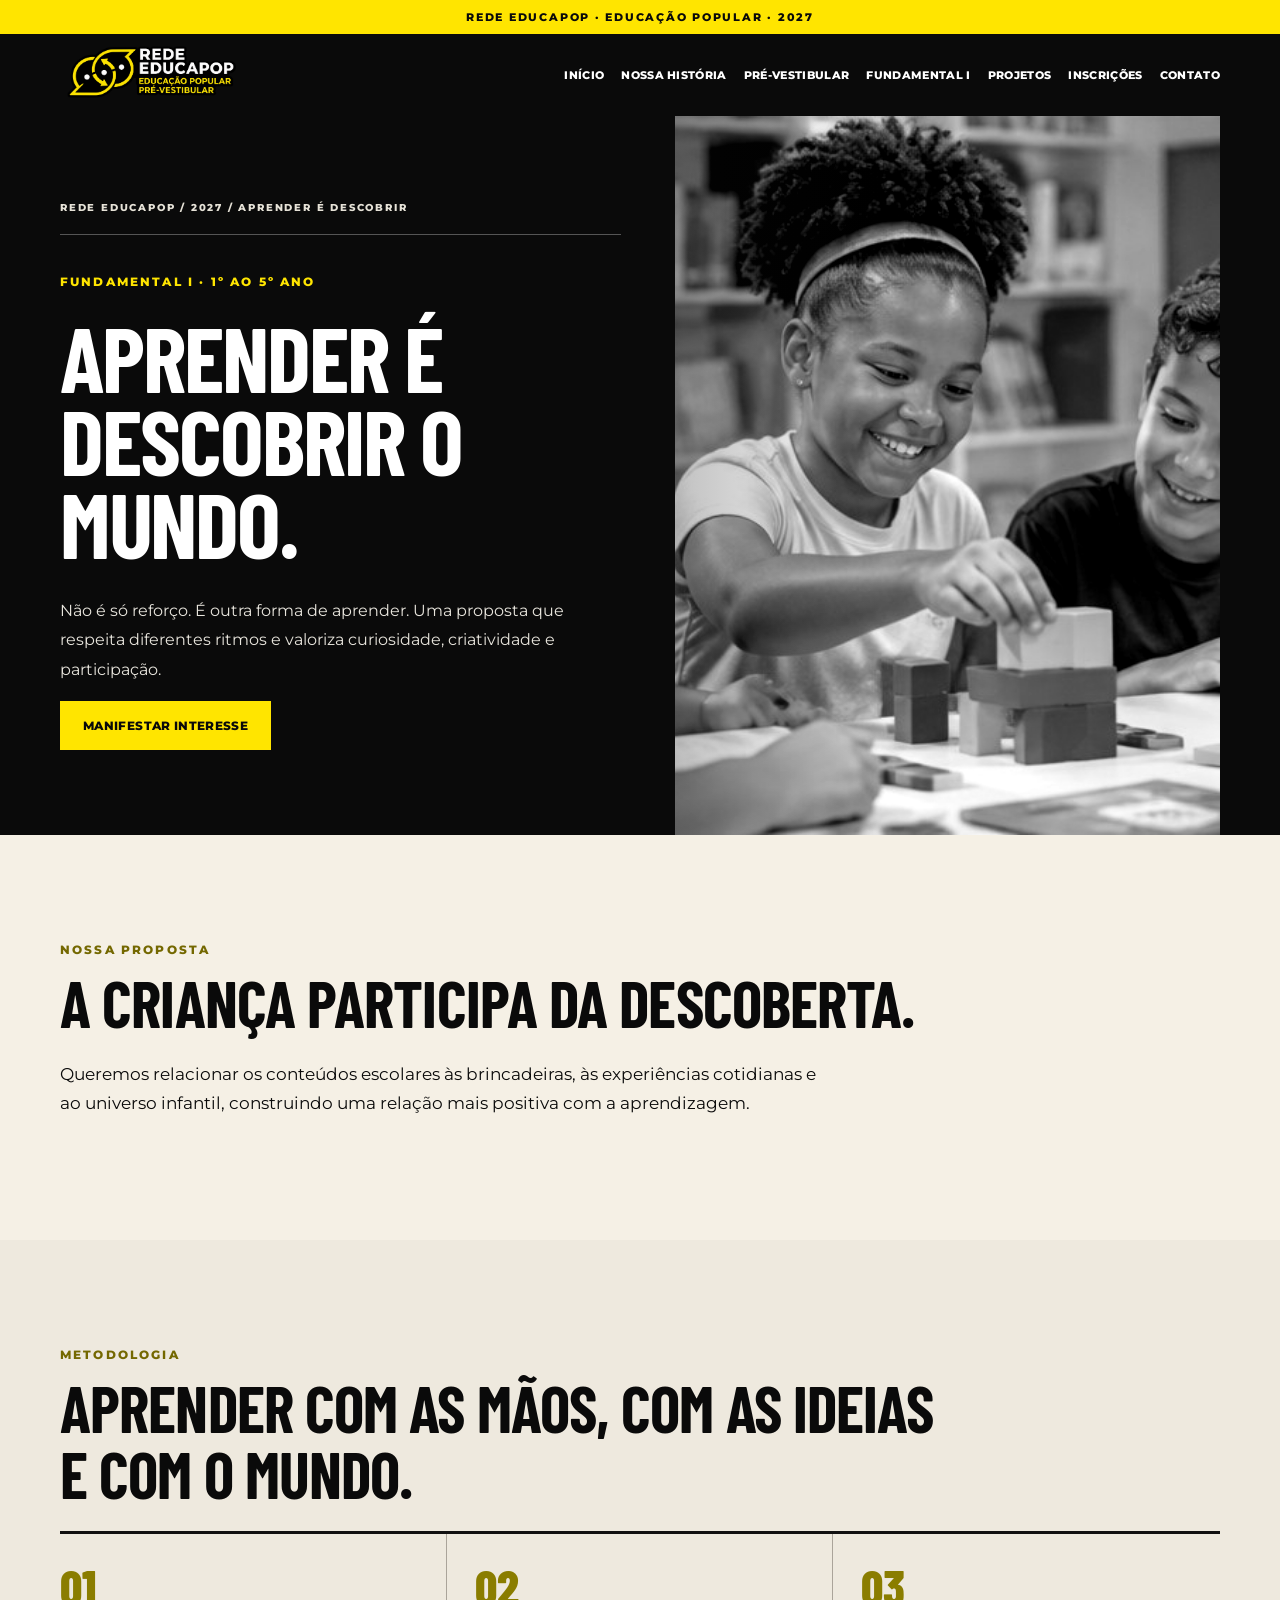
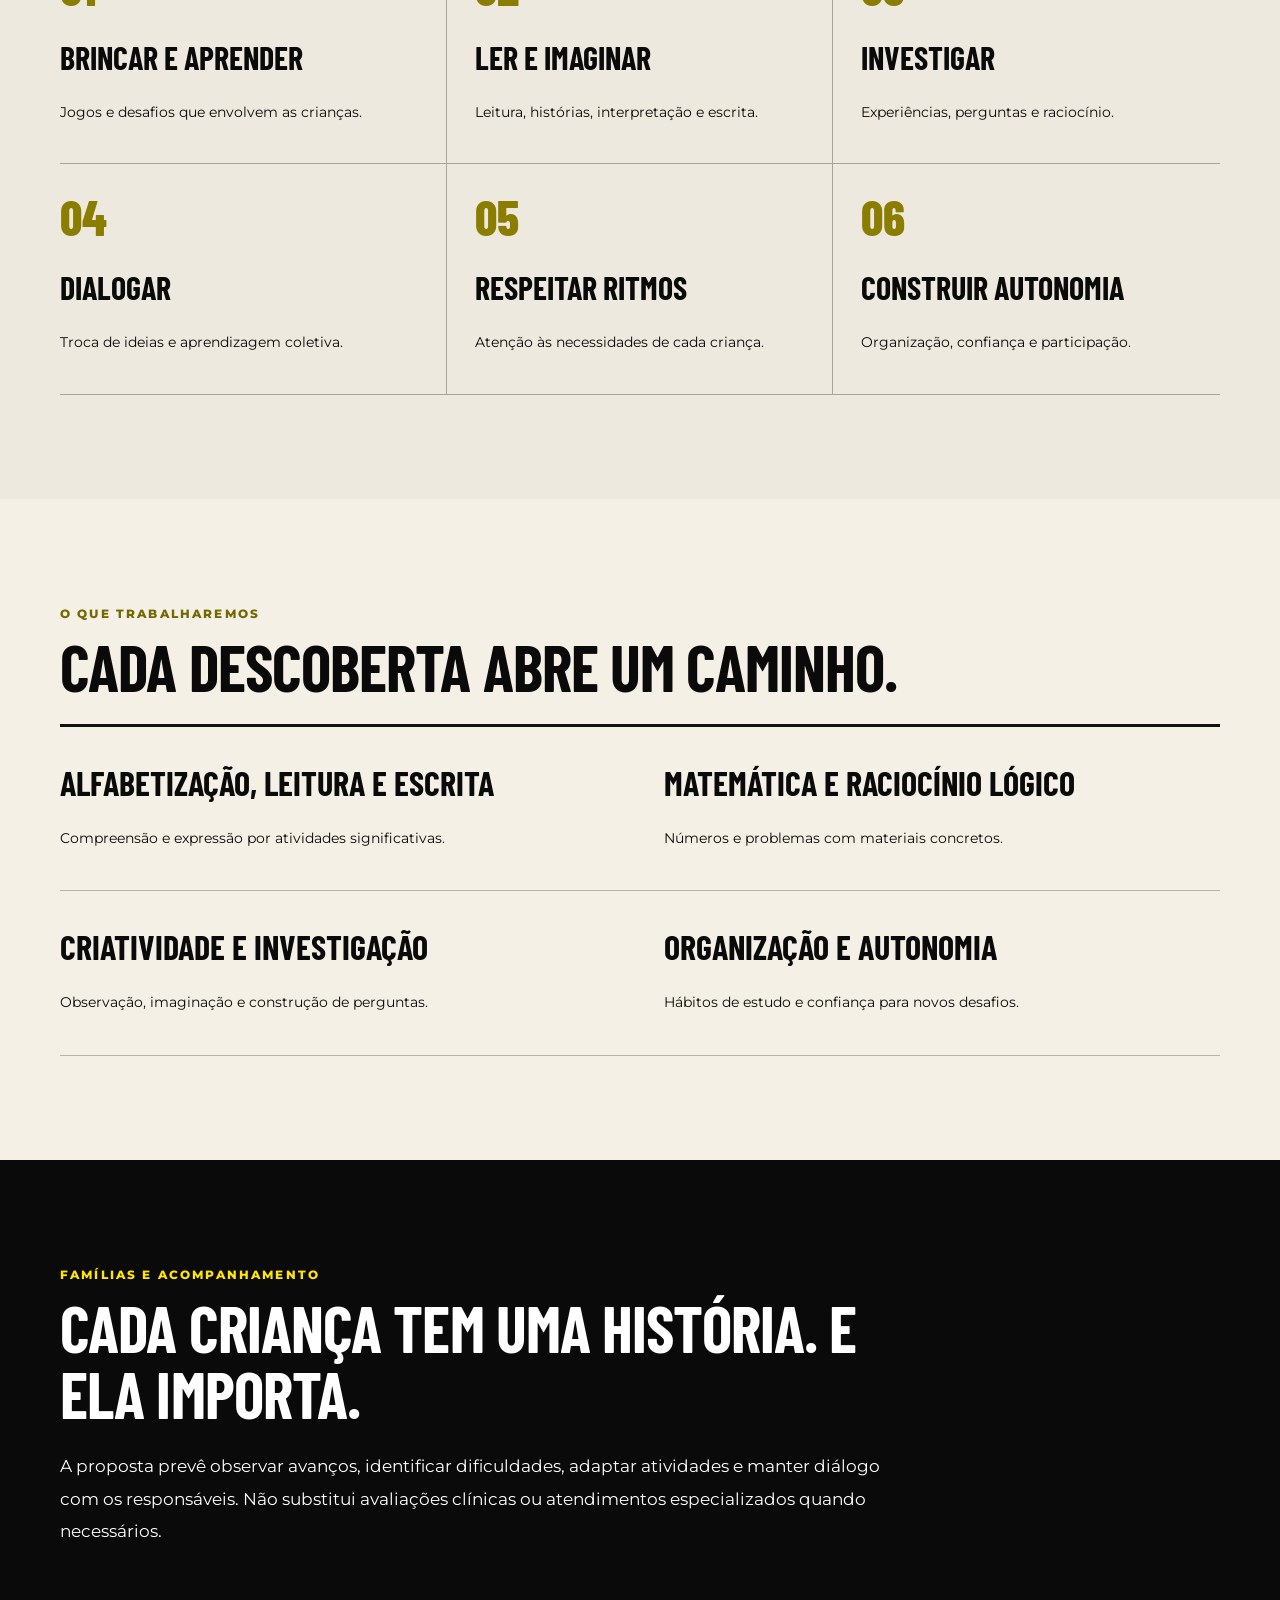
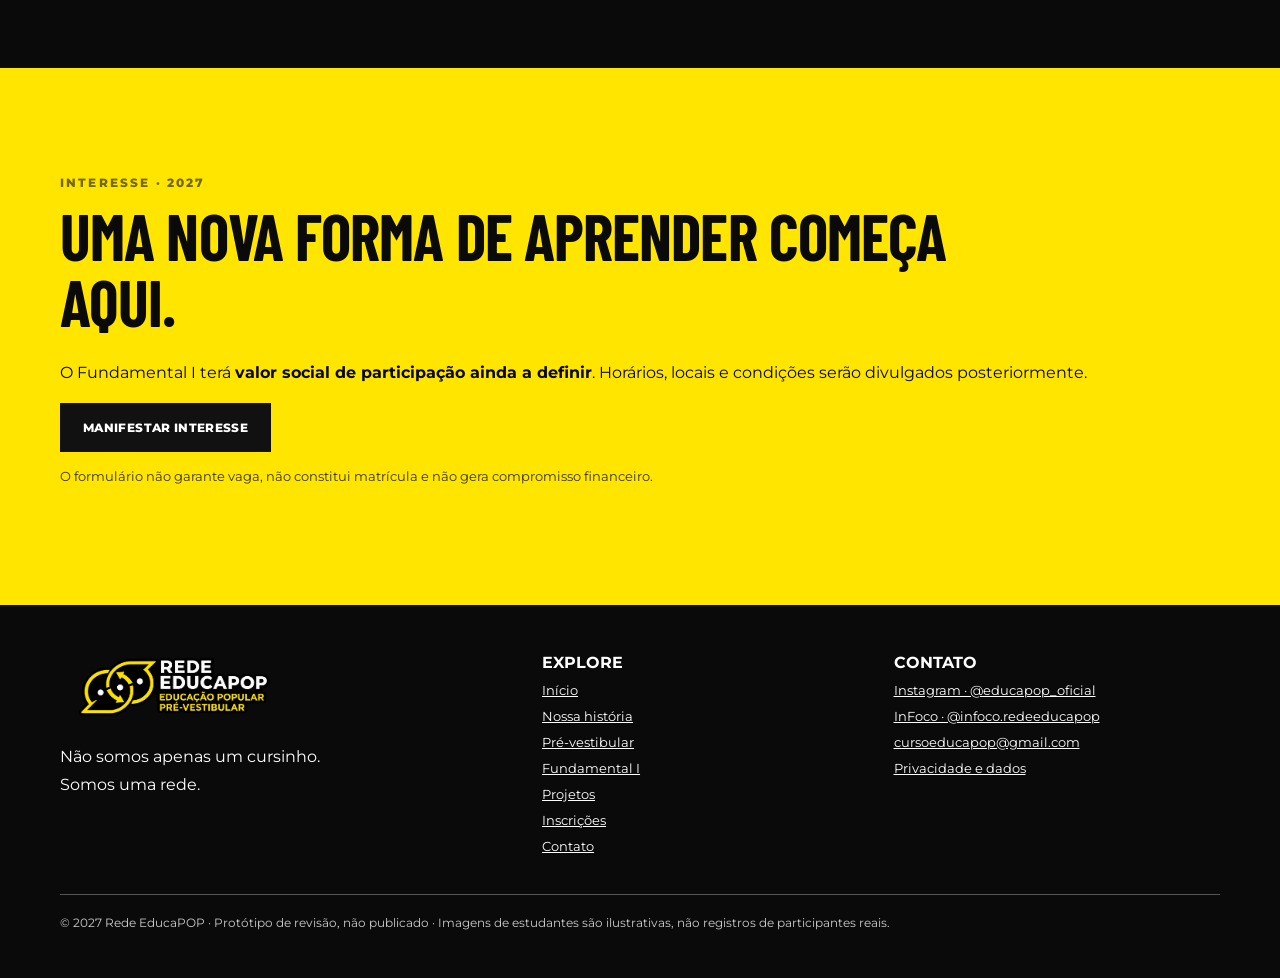
<file: fundamental.html>
<!DOCTYPE html>
<html lang="pt-BR"><head><meta charset="utf-8"/><meta content="width=device-width, initial-scale=1" name="viewport"/><meta content="#0a0a0a" name="theme-color"/><meta content="Rede EducaPOP 2027: educação popular, pré-vestibular gratuito, Fundamental I e projetos culturais no Noroeste Fluminense." name="description"/><title>Fundamental I | Rede EducaPOP 2027</title><link href="estilo.css" rel="stylesheet"/></head><body class="internal-refinada revision-four fundamental-page"><div class="top">REDE EDUCAPOP · EDUCAÇÃO POPULAR · 2027</div><nav aria-label="Menu principal" class="nav"><div class="wrap navinner"><a aria-label="Rede EducaPOP — início" href="index.html"><img alt="Rede EducaPOP" class="logo" src="imagens/logo-oficial.png"/></a><button aria-controls="links" aria-expanded="false" class="menu" id="menu">☰ Menu</button><div class="links" id="links"><a href="index.html">Início</a><a href="nossa-historia.html">Nossa história</a><a href="pre-vestibular.html">Pré-vestibular</a><a aria-current="page" href="fundamental.html">Fundamental I</a><a href="projetos.html">Projetos</a><a href="inscricoes.html">Inscrições</a><a href="contato.html">Contato</a></div></div></nav><main id="conteudo"><header class="hero internal-hero"><div class="wrap hero-grid"><div class="hero-copy"><div class="hero-index">REDE EDUCAPOP / 2027 / APRENDER É DESCOBRIR</div><span class="eyebrow">Fundamental I · 1º ao 5º ano</span><h1>Aprender é descobrir o mundo.</h1><p>Não é só reforço. É outra forma de aprender. Uma proposta que respeita diferentes ritmos e valoriza curiosidade, criatividade e participação.</p><a class="btn" href="https://forms.gle/7TZaL9ecHjmjRScz7" rel="noopener noreferrer" target="_blank">Manifestar interesse</a></div><div class="hero-img"><img alt="Crianças em atividade lúdica de aprendizagem com blocos, imagem ilustrativa" class="hero-photo" src="imagens/hero-fundamental-2027.jpg"/></div></div></header><section class="section internal-section"><div class="wrap"><span class="eyebrow">Nossa proposta</span><h2>A criança participa da descoberta.</h2><p class="lead">Queremos relacionar os conteúdos escolares às brincadeiras, às experiências cotidianas e ao universo infantil, construindo uma relação mais positiva com a aprendizagem.</p></div></section><section class="section yellow internal-section pedagogy-method"><div class="wrap"><span class="eyebrow">Metodologia</span><h2>Aprender com as mãos, com as ideias e com o mundo.</h2><div class="grid"><article class="card" data-step="01"><h3>Brincar e aprender</h3><p>Jogos e desafios que envolvem as crianças.</p></article><article class="card" data-step="02"><h3>Ler e imaginar</h3><p>Leitura, histórias, interpretação e escrita.</p></article><article class="card" data-step="03"><h3>Investigar</h3><p>Experiências, perguntas e raciocínio.</p></article><article class="card" data-step="04"><h3>Dialogar</h3><p>Troca de ideias e aprendizagem coletiva.</p></article><article class="card" data-step="05"><h3>Respeitar ritmos</h3><p>Atenção às necessidades de cada criança.</p></article><article class="card" data-step="06"><h3>Construir autonomia</h3><p>Organização, confiança e participação.</p></article></div></div></section><section class="section internal-section learning-fields"><div class="wrap"><span class="eyebrow">O que trabalharemos</span><h2>Cada descoberta abre um caminho.</h2><div class="grid two"><article class="card"><h3>Alfabetização, leitura e escrita</h3><p>Compreensão e expressão por atividades significativas.</p></article><article class="card"><h3>Matemática e raciocínio lógico</h3><p>Números e problemas com materiais concretos.</p></article><article class="card"><h3>Criatividade e investigação</h3><p>Observação, imaginação e construção de perguntas.</p></article><article class="card"><h3>Organização e autonomia</h3><p>Hábitos de estudo e confiança para novos desafios.</p></article></div></div></section><section class="section dark internal-section family-dialogue"><div class="wrap"><span class="eyebrow">Famílias e acompanhamento</span><h2>Cada criança tem uma história. E ela importa.</h2><p class="lead">A proposta prevê observar avanços, identificar dificuldades, adaptar atividades e manter diálogo com os responsáveis. Não substitui avaliações clínicas ou atendimentos especializados quando necessários.</p></div></section><section class="section yellow internal-section"><div class="wrap"><span class="eyebrow">Interesse · 2027</span><h2>Uma nova forma de aprender começa aqui.</h2><p>O Fundamental I terá <strong>valor social de participação ainda a definir</strong>. Horários, locais e condições serão divulgados posteriormente.</p><a class="btn" href="https://forms.gle/7TZaL9ecHjmjRScz7" rel="noopener noreferrer" target="_blank">Manifestar interesse</a><p class="note">O formulário não garante vaga, não constitui matrícula e não gera compromisso financeiro.</p></div></section></main><footer class="footer"><div class="wrap"><div class="foot-grid"><div><img alt="Rede EducaPOP" class="logo" src="imagens/logo-oficial.png"/><p>Não somos apenas um cursinho.<br/>Somos uma rede.</p></div><div><strong>EXPLORE</strong><a href="index.html">Início</a><a href="nossa-historia.html">Nossa história</a><a href="pre-vestibular.html">Pré-vestibular</a><a href="fundamental.html">Fundamental I</a><a href="projetos.html">Projetos</a><a href="inscricoes.html">Inscrições</a><a href="contato.html">Contato</a></div><div><strong>CONTATO</strong><a href="https://instagram.com/educapop_oficial" rel="noopener noreferrer" target="_blank">Instagram · @educapop_oficial</a><a href="https://instagram.com/infoco.redeeducapop" rel="noopener noreferrer" target="_blank">InFoco · @infoco.redeeducapop</a><a href="mailto:cursoeducapop@gmail.com">cursoeducapop@gmail.com</a><a href="privacidade.html">Privacidade e dados</a></div></div><div class="smallprint">© 2027 Rede EducaPOP · Protótipo de revisão, não publicado · Imagens de estudantes são ilustrativas, não registros de participantes reais.</div></div></footer><script src="navegacao.js" defer></script></body></html>
</file>
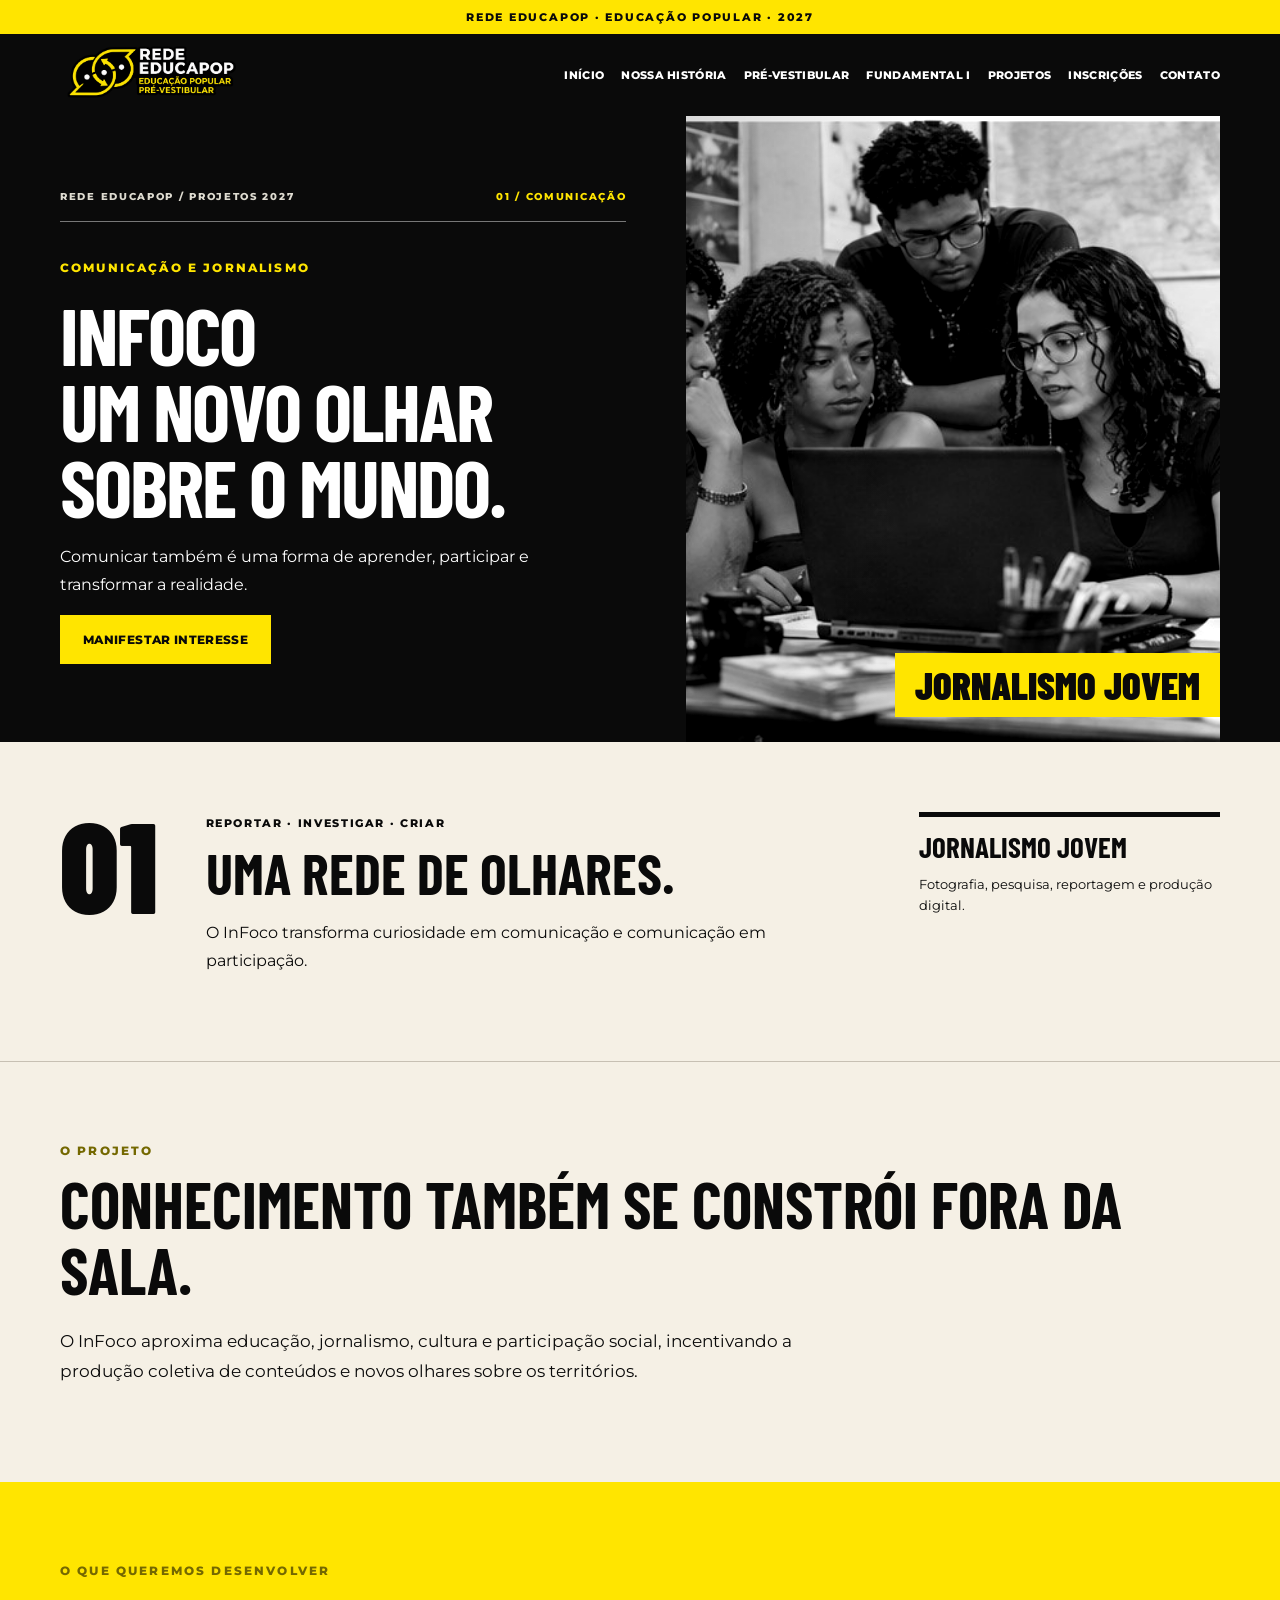
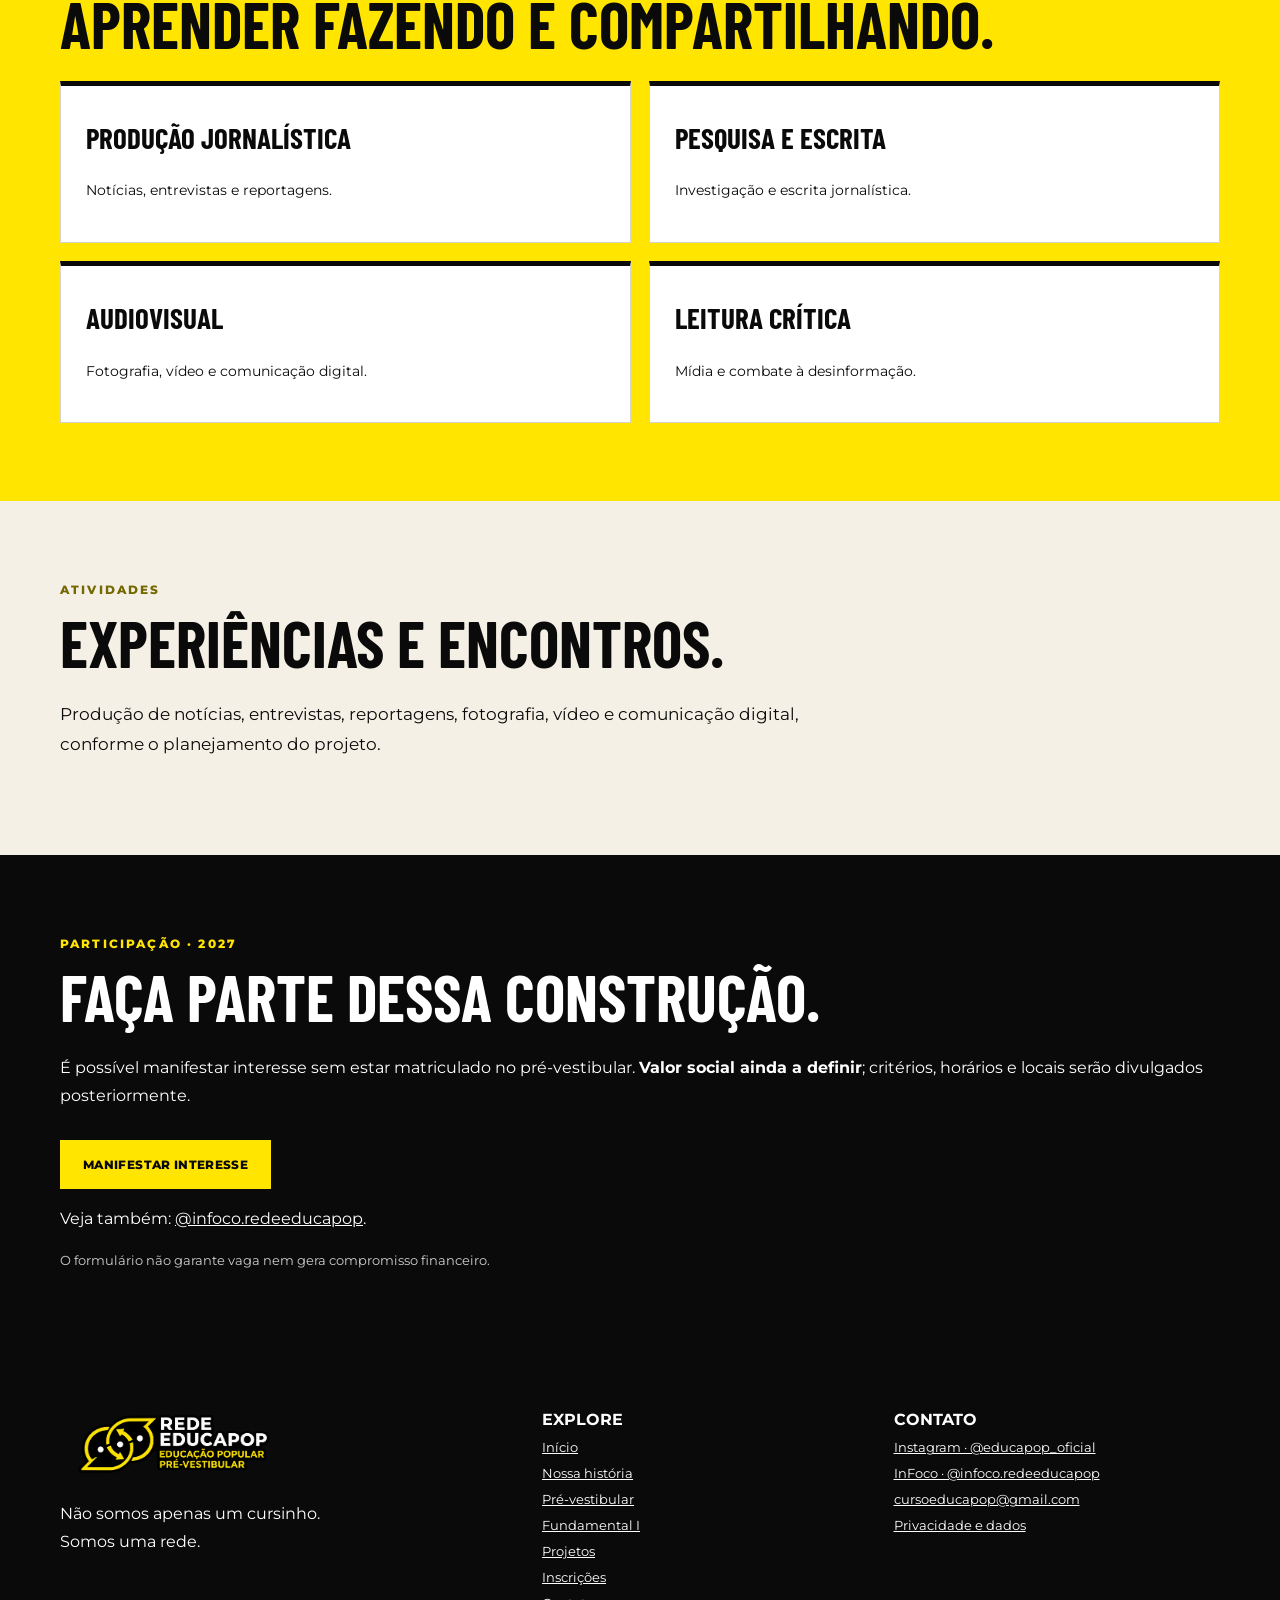
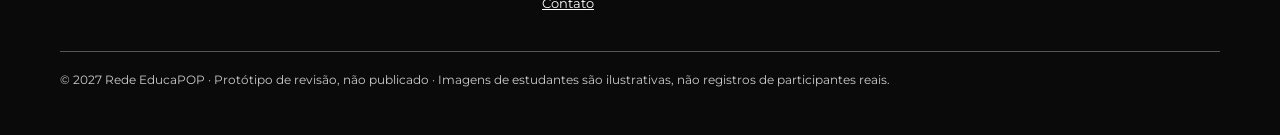
<file: infoco.html>
<!doctype html><html lang="pt-BR"><head><meta charset="utf-8"><meta name="viewport" content="width=device-width, initial-scale=1"><meta name="theme-color" content="#0a0a0a"><meta name="description" content="Rede EducaPOP 2027: educação popular, pré-vestibular gratuito, Fundamental I e projetos culturais no Noroeste Fluminense."><title>InFoco | Rede EducaPOP 2027</title><link rel="stylesheet" href="estilo.css"></head><body class="project-detail project-infoco"><div class="top">REDE EDUCAPOP · EDUCAÇÃO POPULAR · 2027</div><nav class="nav" aria-label="Menu principal"><div class="wrap navinner"><a href="index.html" aria-label="Rede EducaPOP — início"><img class="logo" src="imagens/logo-oficial.png" alt="Rede EducaPOP"></a><button class="menu" id="menu" aria-expanded="false" aria-controls="links">☰ Menu</button><div class="links" id="links"><a href="index.html">Início</a><a href="nossa-historia.html">Nossa história</a><a href="pre-vestibular.html">Pré-vestibular</a><a href="fundamental.html">Fundamental I</a><a href="projetos.html">Projetos</a><a href="inscricoes.html">Inscrições</a><a href="contato.html">Contato</a></div></div></nav><main id="conteudo"><header class="hero project-hero"><div class="wrap hero-grid"><div class="hero-copy"><div class="project-index">REDE EDUCAPOP / PROJETOS 2027 <span>01 / COMUNICAÇÃO</span></div><span class="eyebrow">Comunicação e jornalismo</span><h1>InFoco<br>Um novo olhar sobre o mundo.</h1><p>Comunicar também é uma forma de aprender, participar e transformar a realidade.</p><a class="btn" href="https://forms.gle/BGhPAhk7tVaSveDDA" target="_blank" rel="noopener noreferrer">Manifestar interesse</a></div><div class="hero-img"><div class="project-photo-label">JORNALISMO JOVEM</div><img class="hero-photo" src="imagens/infoco.jpg" alt="Imagem ilustrativa de jovens em atividade de comunicação e audiovisual"></div></div></header><section class="project-editorial" aria-label="Identidade do projeto"><div class="wrap project-editorial-grid"><div class="project-editorial-number">01</div><div><span class="project-editorial-eyebrow">REPORTAR · INVESTIGAR · CRIAR</span><h2>UMA REDE DE OLHARES.</h2><p>O InFoco transforma curiosidade em comunicação e comunicação em participação.</p></div><div class="project-editorial-aside"><strong>JORNALISMO JOVEM</strong><span>Fotografia, pesquisa, reportagem e produção digital.</span></div></div></section><section class="section "><div class="wrap"><span class="eyebrow">O projeto</span><h2>Conhecimento também se constrói fora da sala.</h2><p class="lead">O InFoco aproxima educação, jornalismo, cultura e participação social, incentivando a produção coletiva de conteúdos e novos olhares sobre os territórios.</p></div></section><section class="section yellow"><div class="wrap"><span class="eyebrow">O que queremos desenvolver</span><h2>Aprender fazendo e compartilhando.</h2><div class="grid two"><article class="card"><h3>Produção jornalística</h3><p>Notícias, entrevistas e reportagens.</p></article><article class="card"><h3>Pesquisa e escrita</h3><p>Investigação e escrita jornalística.</p></article><article class="card"><h3>Audiovisual</h3><p>Fotografia, vídeo e comunicação digital.</p></article><article class="card"><h3>Leitura crítica</h3><p>Mídia e combate à desinformação.</p></article></div></div></section><section class="section "><div class="wrap"><span class="eyebrow">Atividades</span><h2>Experiências e encontros.</h2><p class="lead">Produção de notícias, entrevistas, reportagens, fotografia, vídeo e comunicação digital, conforme o planejamento do projeto.</p></div></section><section class="section dark"><div class="wrap"><span class="eyebrow">Participação · 2027</span><h2>Faça parte dessa construção.</h2><p>É possível manifestar interesse sem estar matriculado no pré-vestibular. <strong>Valor social ainda a definir</strong>; critérios, horários e locais serão divulgados posteriormente.</p><a class="btn" href="https://forms.gle/BGhPAhk7tVaSveDDA" target="_blank" rel="noopener noreferrer">Manifestar interesse</a><p>Veja também: <a href="https://instagram.com/infoco.redeeducapop" target="_blank" rel="noopener noreferrer">@infoco.redeeducapop</a>.</p><p class="note">O formulário não garante vaga nem gera compromisso financeiro.</p></div></section></main><footer class="footer"><div class="wrap"><div class="foot-grid"><div><img class="logo" src="imagens/logo-oficial.png" alt="Rede EducaPOP"><p>Não somos apenas um cursinho.<br>Somos uma rede.</p></div><div><strong>EXPLORE</strong><a href="index.html">Início</a><a href="nossa-historia.html">Nossa história</a><a href="pre-vestibular.html">Pré-vestibular</a><a href="fundamental.html">Fundamental I</a><a href="projetos.html">Projetos</a><a href="inscricoes.html">Inscrições</a><a href="contato.html">Contato</a></div><div><strong>CONTATO</strong><a href="https://instagram.com/educapop_oficial" target="_blank" rel="noopener noreferrer">Instagram · @educapop_oficial</a><a href="https://instagram.com/infoco.redeeducapop" target="_blank" rel="noopener noreferrer">InFoco · @infoco.redeeducapop</a><a href="mailto:cursoeducapop@gmail.com">cursoeducapop@gmail.com</a><a href="privacidade.html">Privacidade e dados</a></div></div><div class="smallprint">© 2027 Rede EducaPOP · Protótipo de revisão, não publicado · Imagens de estudantes são ilustrativas, não registros de participantes reais.</div></div></footer><script src="navegacao.js" defer></script></body></html>
</file>
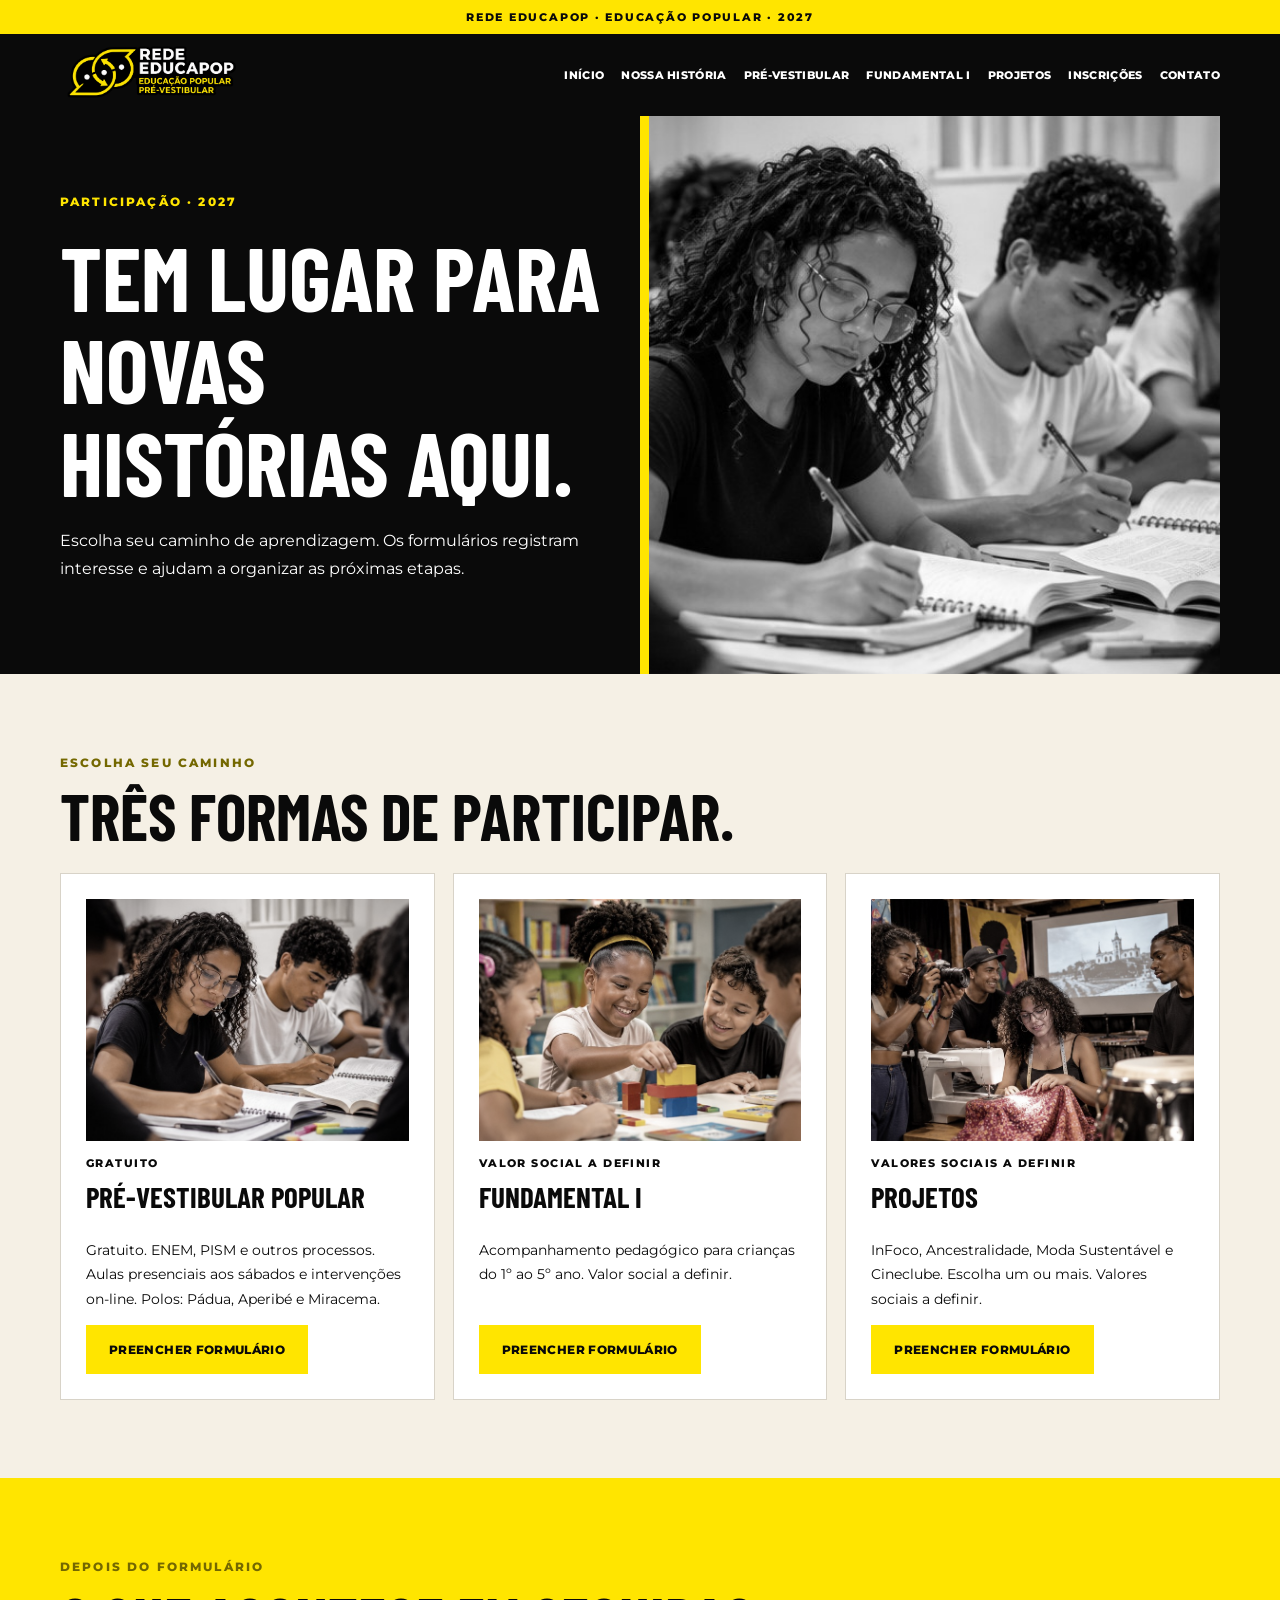
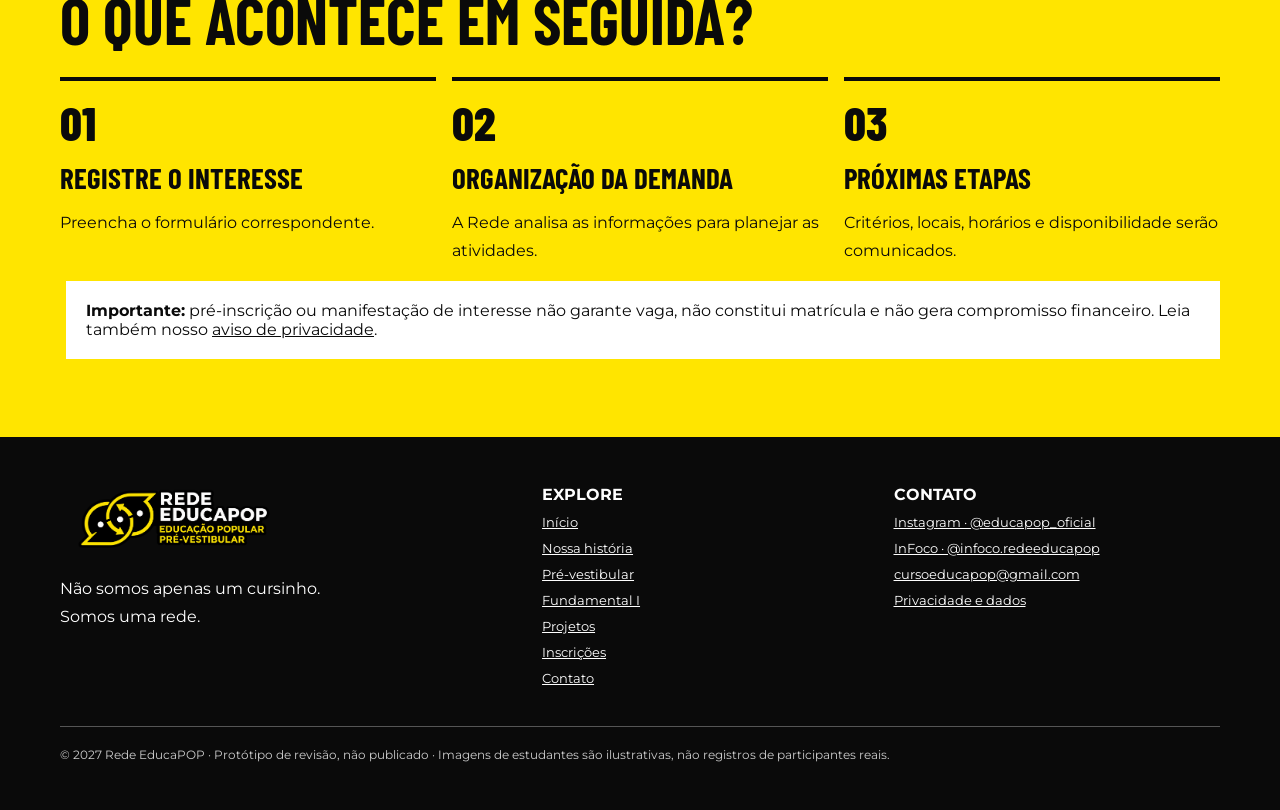
<file: inscricoes.html>
<!doctype html><html lang="pt-BR"><head><meta charset="utf-8"><meta name="viewport" content="width=device-width, initial-scale=1"><meta name="theme-color" content="#0a0a0a"><meta name="description" content="Rede EducaPOP 2027: educação popular, pré-vestibular gratuito, Fundamental I e projetos culturais no Noroeste Fluminense."><title>Inscrições e participação | Rede EducaPOP 2027</title><link rel="stylesheet" href="estilo.css"></head><body><a class="skip-link" href="#conteudo">Pular para o conteúdo</a><div class="top">REDE EDUCAPOP · EDUCAÇÃO POPULAR · 2027</div><nav class="nav" aria-label="Menu principal"><div class="wrap navinner"><a href="index.html" aria-label="Rede EducaPOP — início"><img class="logo" src="imagens/logo-oficial.png" alt="Rede EducaPOP"></a><button class="menu" id="menu" aria-expanded="false" aria-controls="links">☰ Menu</button><div class="links" id="links"><a href="index.html">Início</a><a href="nossa-historia.html">Nossa história</a><a href="pre-vestibular.html">Pré-vestibular</a><a href="fundamental.html">Fundamental I</a><a href="projetos.html">Projetos</a><a href="inscricoes.html" aria-current="page">Inscrições</a><a href="contato.html">Contato</a></div></div></nav><main id="conteudo"><header class="hero"><div class="wrap hero-grid"><div class="hero-copy"><span class="eyebrow">Participação · 2027</span><h1>Tem lugar para novas histórias aqui.</h1><p>Escolha seu caminho de aprendizagem. Os formulários registram interesse e ajudam a organizar as próximas etapas.</p></div><div class="hero-img"><img class="hero-photo" src="imagens/hero-pre-vestibular-2027.jpg" alt="Jovens em atividade de estudos, imagem ilustrativa"></div></div></header><section class="section "><div class="wrap"><span class="eyebrow">Escolha seu caminho</span><h2>Três formas de participar.</h2><div class="grid"><article class="card"><img src="imagens/hero-pre-vestibular-2027.jpg" alt="Jovens estudando em grupo, imagem ilustrativa" loading="lazy"><span class="kicker">GRATUITO</span><h3>Pré-Vestibular Popular</h3><p>Gratuito. ENEM, PISM e outros processos. Aulas presenciais aos sábados e intervenções on-line. Polos: Pádua, Aperibé e Miracema.</p><a class="btn" href="https://forms.gle/YpYVaKBi1VePyCqR9" target="_blank" rel="noopener noreferrer">Preencher formulário</a></article><article class="card"><img src="imagens/hero-fundamental-2027.jpg" alt="Crianças explorando blocos educativos, imagem ilustrativa" loading="lazy"><span class="kicker">VALOR SOCIAL A DEFINIR</span><h3>Fundamental I</h3><p>Acompanhamento pedagógico para crianças do 1º ao 5º ano. Valor social a definir.</p><a class="btn" href="https://forms.gle/7TZaL9ecHjmjRScz7" target="_blank" rel="noopener noreferrer">Preencher formulário</a></article><article class="card"><img src="imagens/hero-projetos-2027.jpg" alt="Jovens em oficinas criativas, imagem ilustrativa" loading="lazy"><span class="kicker">VALORES SOCIAIS A DEFINIR</span><h3>Projetos</h3><p>InFoco, Ancestralidade, Moda Sustentável e Cineclube. Escolha um ou mais. Valores sociais a definir.</p><a class="btn" href="https://forms.gle/BGhPAhk7tVaSveDDA" target="_blank" rel="noopener noreferrer">Preencher formulário</a></article></div></div></section><section class="section yellow"><div class="wrap"><span class="eyebrow">Depois do formulário</span><h2>O que acontece em seguida?</h2><div class="steps"><article><h3>Registre o interesse</h3><p>Preencha o formulário correspondente.</p></article><article><h3>Organização da demanda</h3><p>A Rede analisa as informações para planejar as atividades.</p></article><article><h3>Próximas etapas</h3><p>Critérios, locais, horários e disponibilidade serão comunicados.</p></article></div><div class="notice"><strong>Importante:</strong> pré-inscrição ou manifestação de interesse não garante vaga, não constitui matrícula e não gera compromisso financeiro. Leia também nosso <a href="privacidade.html">aviso de privacidade</a>.</div></div></section></main><footer class="footer"><div class="wrap"><div class="foot-grid"><div><img class="logo" src="imagens/logo-oficial.png" alt="Rede EducaPOP"><p>Não somos apenas um cursinho.<br>Somos uma rede.</p></div><div><strong>EXPLORE</strong><a href="index.html">Início</a><a href="nossa-historia.html">Nossa história</a><a href="pre-vestibular.html">Pré-vestibular</a><a href="fundamental.html">Fundamental I</a><a href="projetos.html">Projetos</a><a href="inscricoes.html">Inscrições</a><a href="contato.html">Contato</a></div><div><strong>CONTATO</strong><a href="https://instagram.com/educapop_oficial" target="_blank" rel="noopener noreferrer">Instagram · @educapop_oficial</a><a href="https://instagram.com/infoco.redeeducapop" target="_blank" rel="noopener noreferrer">InFoco · @infoco.redeeducapop</a><a href="mailto:cursoeducapop@gmail.com">cursoeducapop@gmail.com</a><a href="privacidade.html">Privacidade e dados</a></div></div><div class="smallprint">© 2027 Rede EducaPOP · Protótipo de revisão, não publicado · Imagens de estudantes são ilustrativas, não registros de participantes reais.</div></div></footer><script src="navegacao.js" defer></script></body></html>
</file>
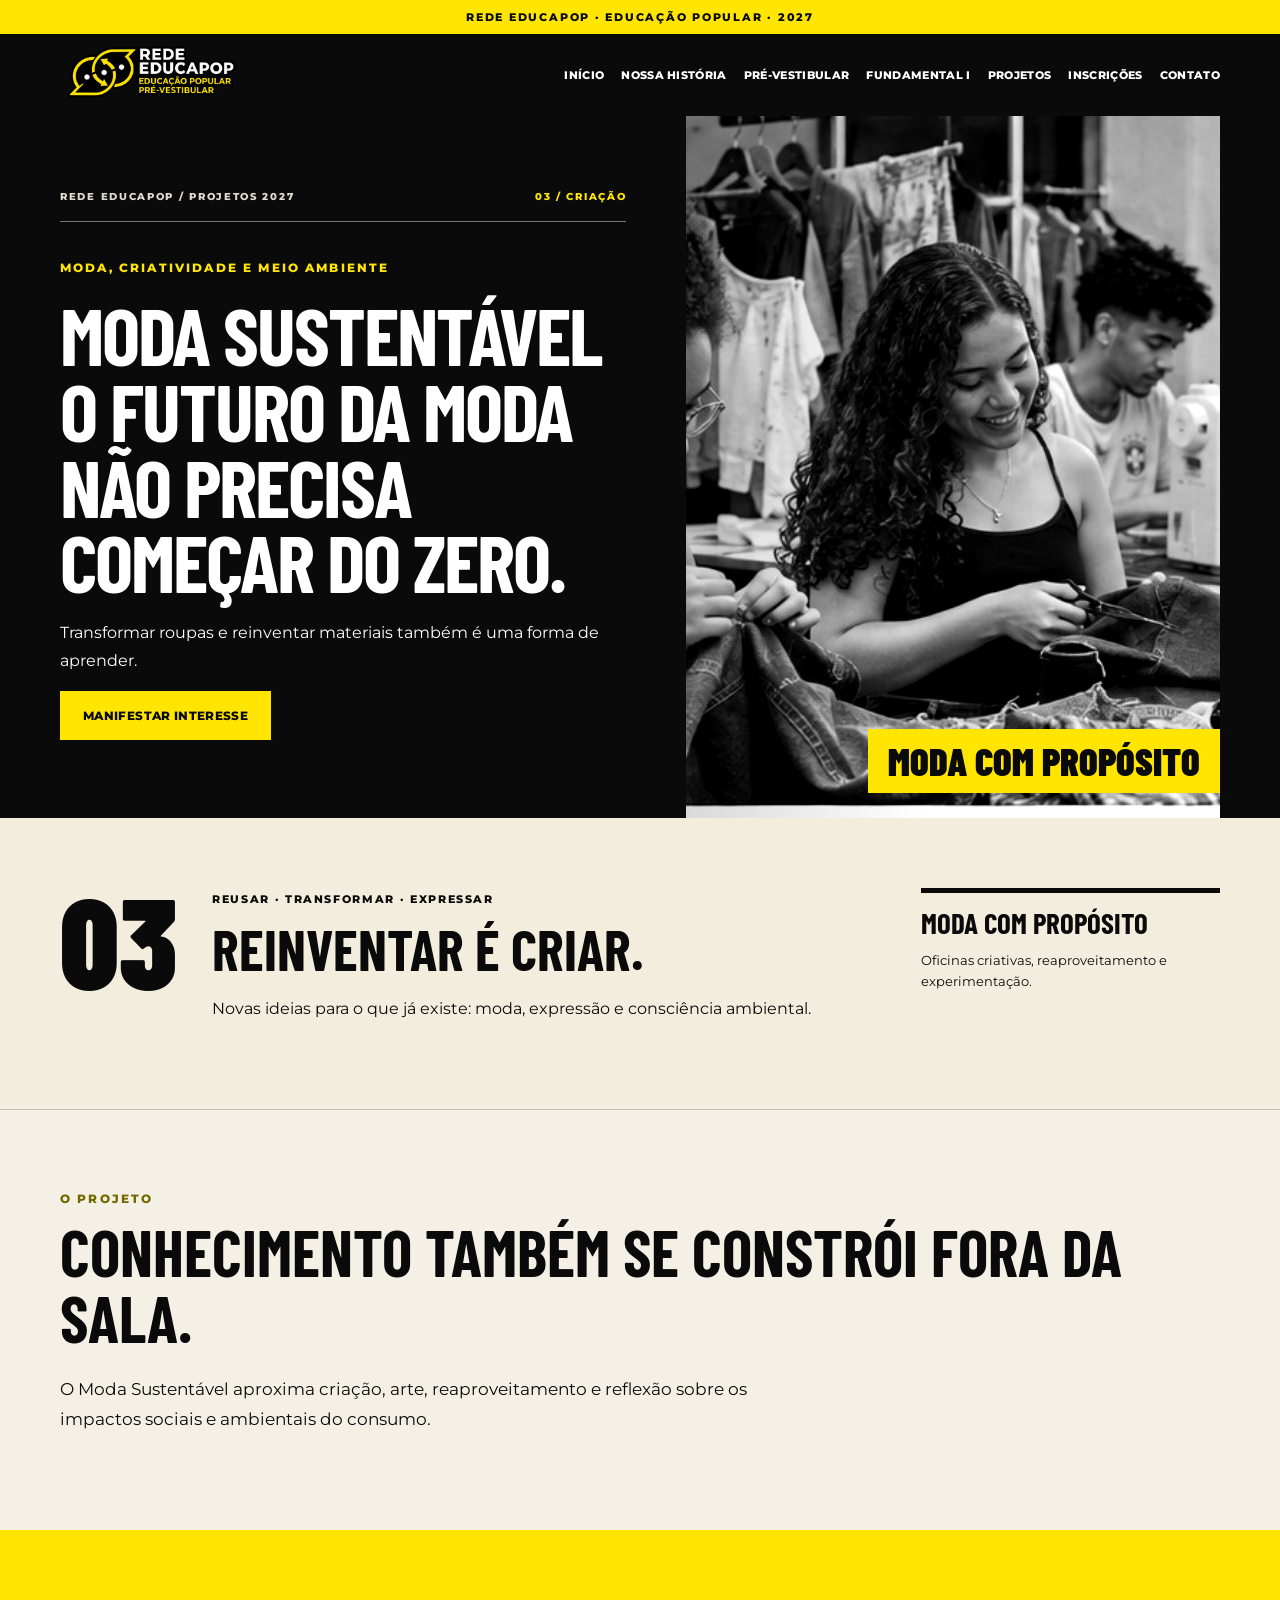
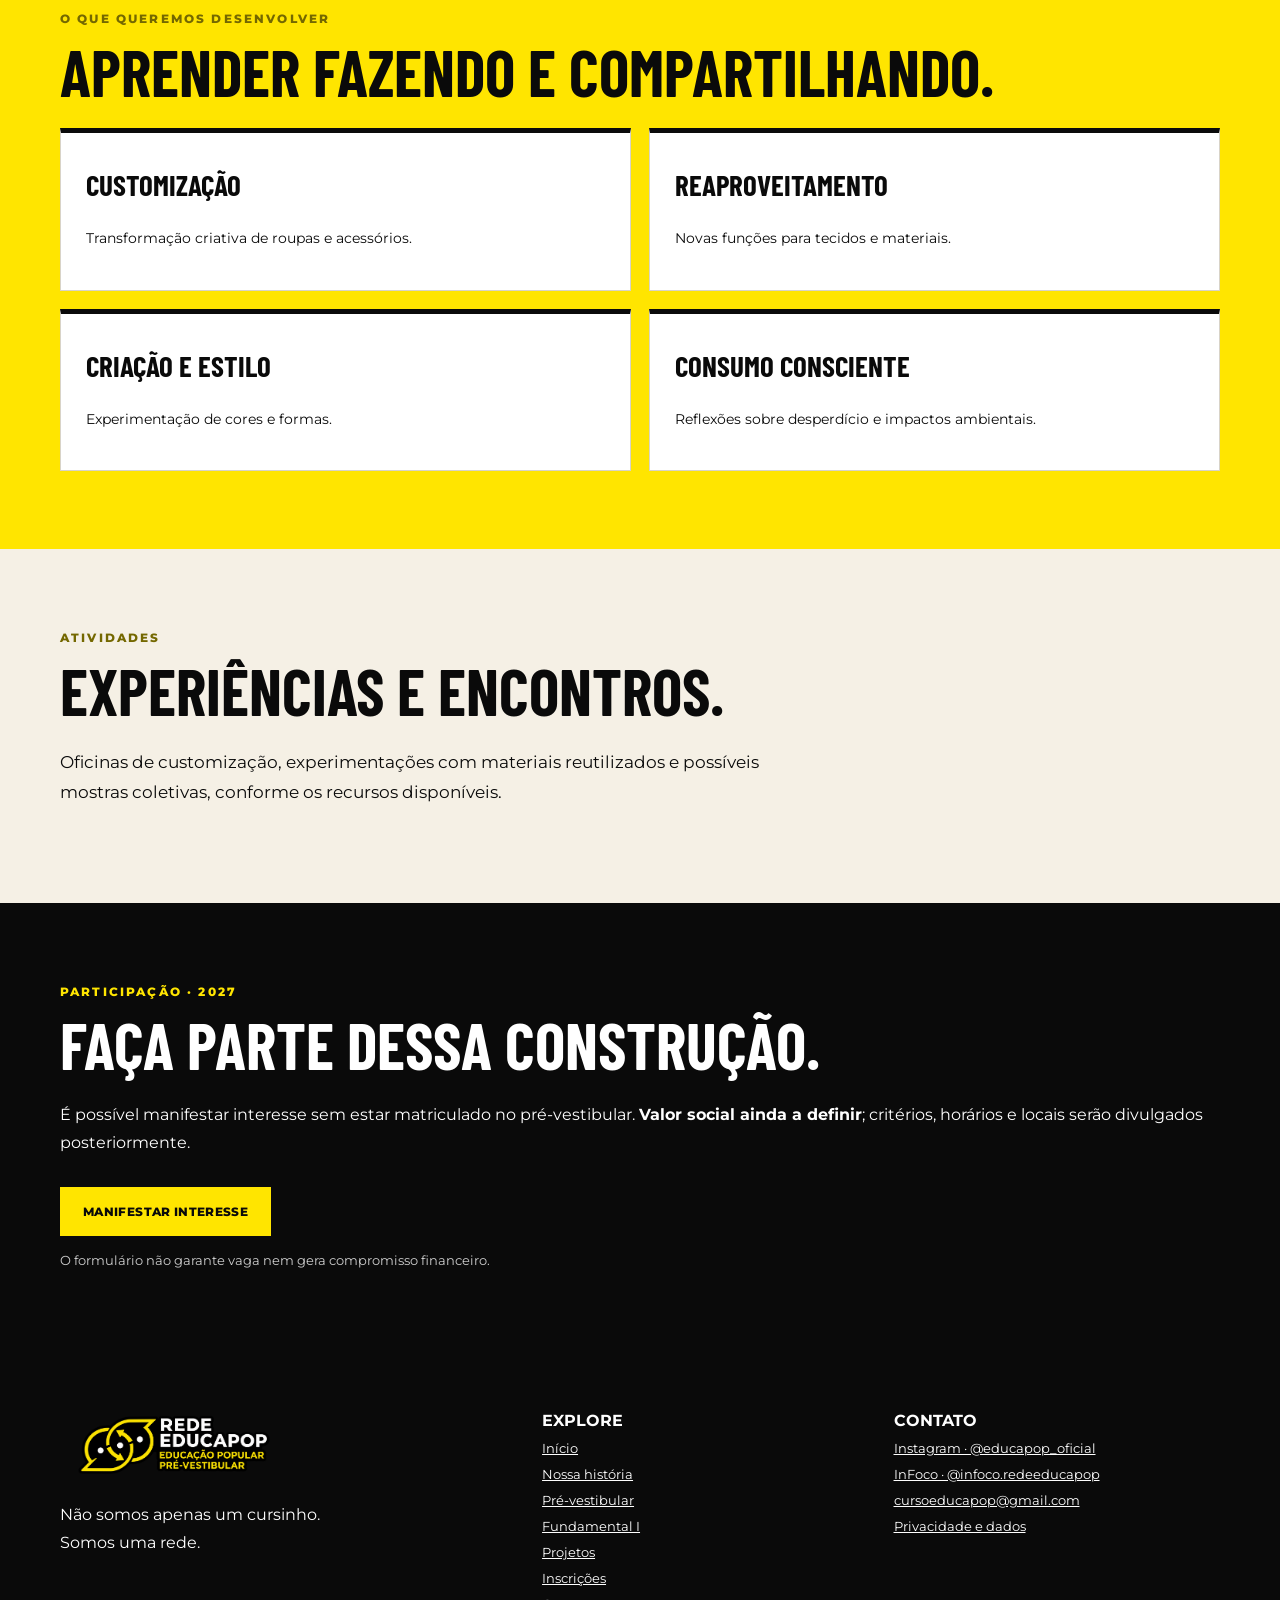
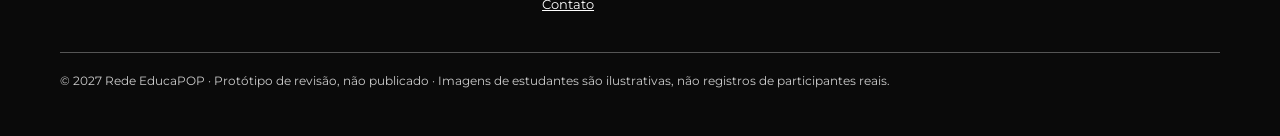
<file: moda-sustentavel.html>
<!doctype html><html lang="pt-BR"><head><meta charset="utf-8"><meta name="viewport" content="width=device-width, initial-scale=1"><meta name="theme-color" content="#0a0a0a"><meta name="description" content="Rede EducaPOP 2027: educação popular, pré-vestibular gratuito, Fundamental I e projetos culturais no Noroeste Fluminense."><title>Moda Sustentável | Rede EducaPOP 2027</title><link rel="stylesheet" href="estilo.css"></head><body class="project-detail project-moda-sustentavel"><div class="top">REDE EDUCAPOP · EDUCAÇÃO POPULAR · 2027</div><nav class="nav" aria-label="Menu principal"><div class="wrap navinner"><a href="index.html" aria-label="Rede EducaPOP — início"><img class="logo" src="imagens/logo-oficial.png" alt="Rede EducaPOP"></a><button class="menu" id="menu" aria-expanded="false" aria-controls="links">☰ Menu</button><div class="links" id="links"><a href="index.html">Início</a><a href="nossa-historia.html">Nossa história</a><a href="pre-vestibular.html">Pré-vestibular</a><a href="fundamental.html">Fundamental I</a><a href="projetos.html">Projetos</a><a href="inscricoes.html">Inscrições</a><a href="contato.html">Contato</a></div></div></nav><main id="conteudo"><header class="hero project-hero"><div class="wrap hero-grid"><div class="hero-copy"><div class="project-index">REDE EDUCAPOP / PROJETOS 2027 <span>03 / CRIAÇÃO</span></div><span class="eyebrow">Moda, criatividade e meio ambiente</span><h1>Moda Sustentável<br>O futuro da moda não precisa começar do zero.</h1><p>Transformar roupas e reinventar materiais também é uma forma de aprender.</p><a class="btn" href="https://forms.gle/BGhPAhk7tVaSveDDA" target="_blank" rel="noopener noreferrer">Manifestar interesse</a></div><div class="hero-img"><div class="project-photo-label">MODA COM PROPÓSITO</div><img class="hero-photo" src="imagens/moda.jpg" alt="Imagem ilustrativa de criação e moda sustentável"></div></div></header><section class="project-editorial" aria-label="Identidade do projeto"><div class="wrap project-editorial-grid"><div class="project-editorial-number">03</div><div><span class="project-editorial-eyebrow">REUSAR · TRANSFORMAR · EXPRESSAR</span><h2>REINVENTAR É CRIAR.</h2><p>Novas ideias para o que já existe: moda, expressão e consciência ambiental.</p></div><div class="project-editorial-aside"><strong>MODA COM PROPÓSITO</strong><span>Oficinas criativas, reaproveitamento e experimentação.</span></div></div></section><section class="section "><div class="wrap"><span class="eyebrow">O projeto</span><h2>Conhecimento também se constrói fora da sala.</h2><p class="lead">O Moda Sustentável aproxima criação, arte, reaproveitamento e reflexão sobre os impactos sociais e ambientais do consumo.</p></div></section><section class="section yellow"><div class="wrap"><span class="eyebrow">O que queremos desenvolver</span><h2>Aprender fazendo e compartilhando.</h2><div class="grid two"><article class="card"><h3>Customização</h3><p>Transformação criativa de roupas e acessórios.</p></article><article class="card"><h3>Reaproveitamento</h3><p>Novas funções para tecidos e materiais.</p></article><article class="card"><h3>Criação e estilo</h3><p>Experimentação de cores e formas.</p></article><article class="card"><h3>Consumo consciente</h3><p>Reflexões sobre desperdício e impactos ambientais.</p></article></div></div></section><section class="section "><div class="wrap"><span class="eyebrow">Atividades</span><h2>Experiências e encontros.</h2><p class="lead">Oficinas de customização, experimentações com materiais reutilizados e possíveis mostras coletivas, conforme os recursos disponíveis.</p></div></section><section class="section dark"><div class="wrap"><span class="eyebrow">Participação · 2027</span><h2>Faça parte dessa construção.</h2><p>É possível manifestar interesse sem estar matriculado no pré-vestibular. <strong>Valor social ainda a definir</strong>; critérios, horários e locais serão divulgados posteriormente.</p><a class="btn" href="https://forms.gle/BGhPAhk7tVaSveDDA" target="_blank" rel="noopener noreferrer">Manifestar interesse</a><p class="note">O formulário não garante vaga nem gera compromisso financeiro.</p></div></section></main><footer class="footer"><div class="wrap"><div class="foot-grid"><div><img class="logo" src="imagens/logo-oficial.png" alt="Rede EducaPOP"><p>Não somos apenas um cursinho.<br>Somos uma rede.</p></div><div><strong>EXPLORE</strong><a href="index.html">Início</a><a href="nossa-historia.html">Nossa história</a><a href="pre-vestibular.html">Pré-vestibular</a><a href="fundamental.html">Fundamental I</a><a href="projetos.html">Projetos</a><a href="inscricoes.html">Inscrições</a><a href="contato.html">Contato</a></div><div><strong>CONTATO</strong><a href="https://instagram.com/educapop_oficial" target="_blank" rel="noopener noreferrer">Instagram · @educapop_oficial</a><a href="https://instagram.com/infoco.redeeducapop" target="_blank" rel="noopener noreferrer">InFoco · @infoco.redeeducapop</a><a href="mailto:cursoeducapop@gmail.com">cursoeducapop@gmail.com</a><a href="privacidade.html">Privacidade e dados</a></div></div><div class="smallprint">© 2027 Rede EducaPOP · Protótipo de revisão, não publicado · Imagens de estudantes são ilustrativas, não registros de participantes reais.</div></div></footer><script src="navegacao.js" defer></script></body></html>
</file>
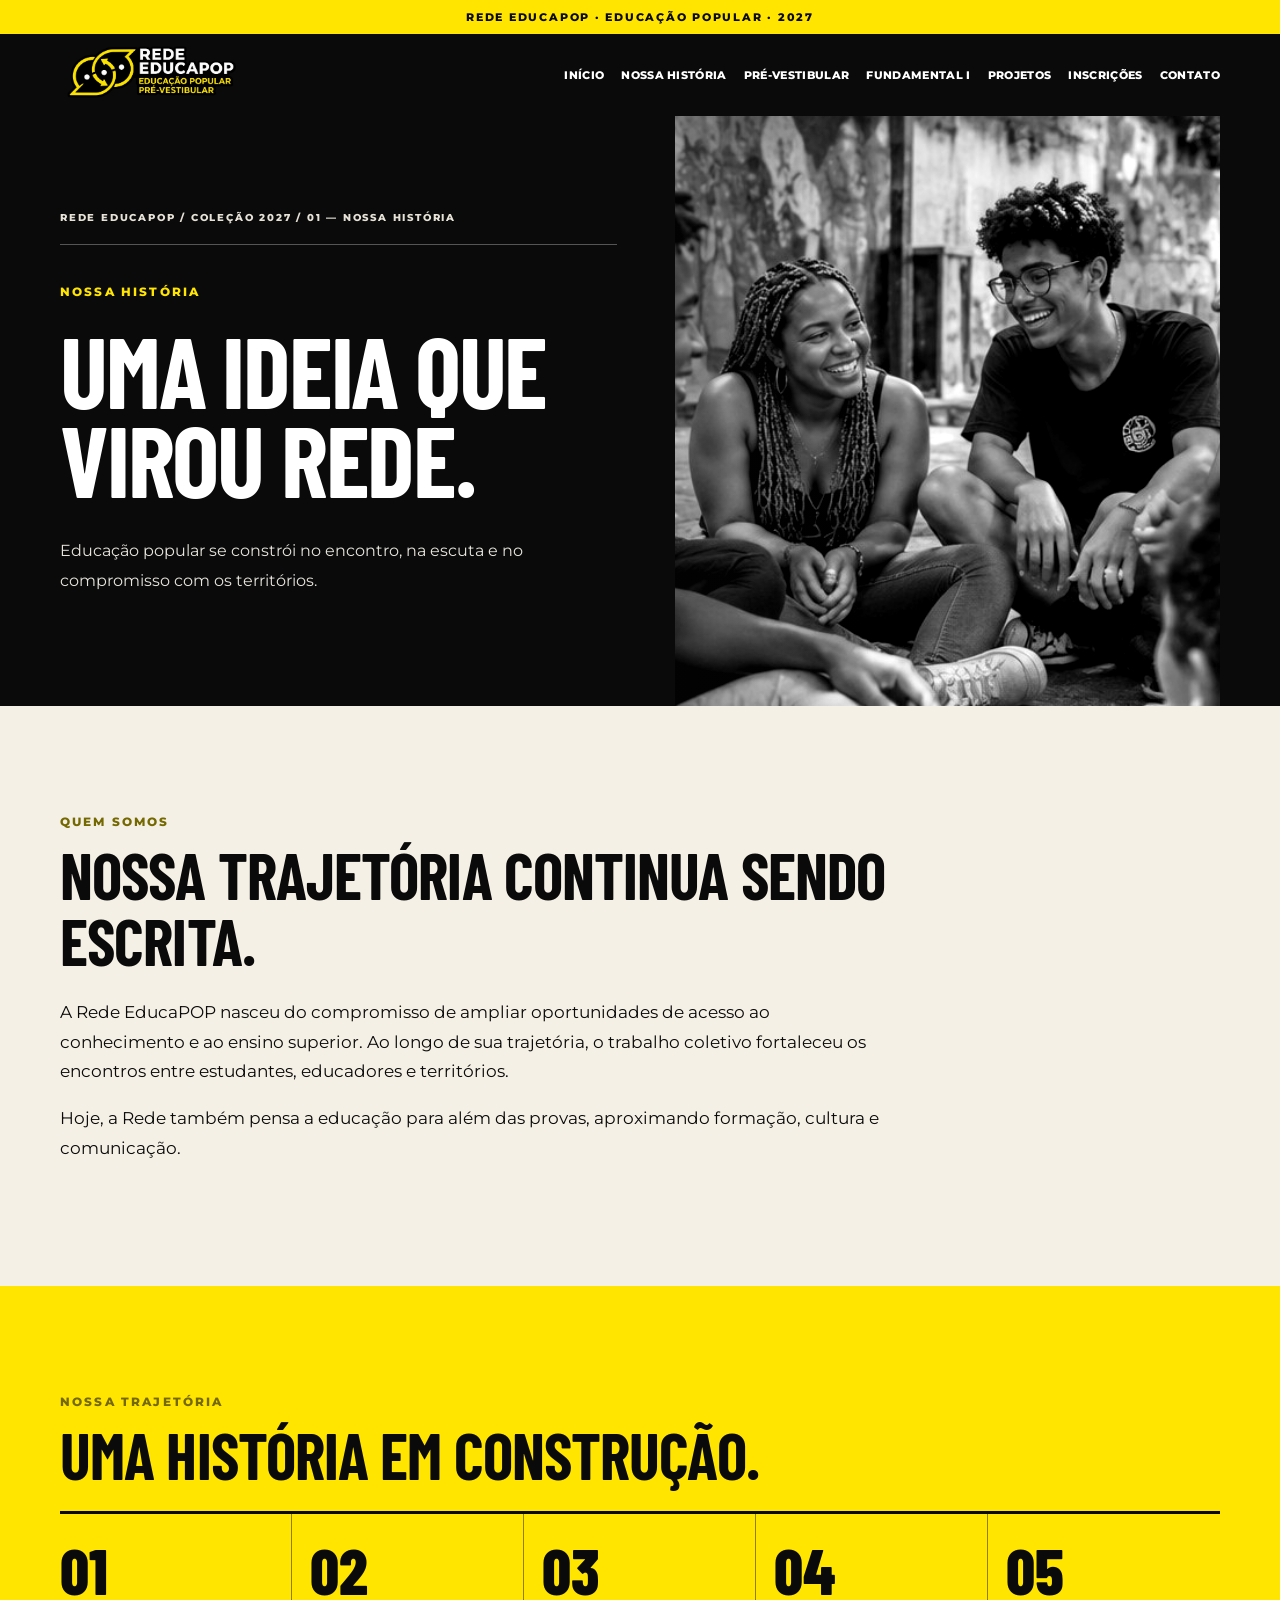
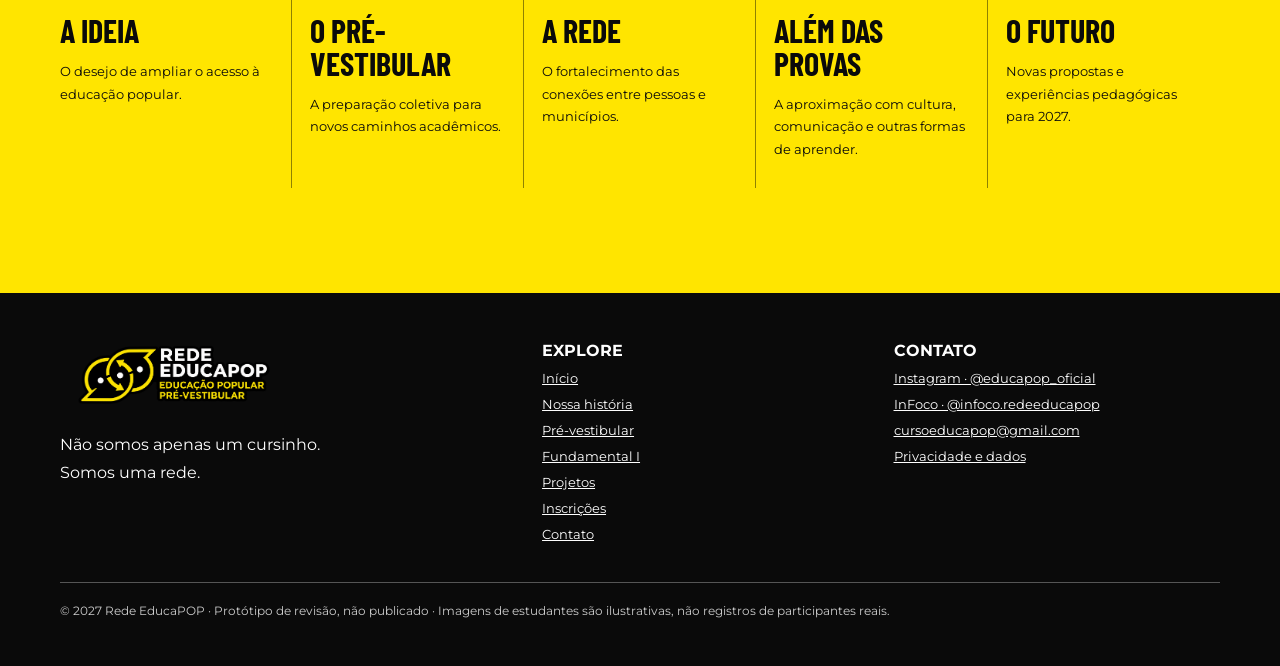
<file: nossa-historia.html>
<!DOCTYPE html>
<html lang="pt-BR"><head><meta charset="utf-8"/><meta content="width=device-width, initial-scale=1" name="viewport"/><meta content="#0a0a0a" name="theme-color"/><meta content="Rede EducaPOP 2027: educação popular, pré-vestibular gratuito, Fundamental I e projetos culturais no Noroeste Fluminense." name="description"/><title>Nossa história | Rede EducaPOP 2027</title><link href="estilo.css" rel="stylesheet"/></head><body class="internal-refinada history"><div class="top">REDE EDUCAPOP · EDUCAÇÃO POPULAR · 2027</div><nav aria-label="Menu principal" class="nav"><div class="wrap navinner"><a aria-label="Rede EducaPOP — início" href="index.html"><img alt="Rede EducaPOP" class="logo" src="imagens/logo-oficial.png"/></a><button aria-controls="links" aria-expanded="false" class="menu" id="menu">☰ Menu</button><div class="links" id="links"><a href="index.html">Início</a><a aria-current="page" href="nossa-historia.html">Nossa história</a><a href="pre-vestibular.html">Pré-vestibular</a><a href="fundamental.html">Fundamental I</a><a href="projetos.html">Projetos</a><a href="inscricoes.html">Inscrições</a><a href="contato.html">Contato</a></div></div></nav><main id="conteudo"><header class="hero internal-hero"><div class="wrap hero-grid"><div class="hero-copy"><div class="hero-index">REDE EDUCAPOP  /  COLEÇÃO 2027  /  01 — NOSSA HISTÓRIA</div><span class="eyebrow">Nossa história</span><h1>Uma ideia que virou rede.</h1><p>Educação popular se constrói no encontro, na escuta e no compromisso com os territórios.</p></div><div class="hero-img"><img alt="Jovens brasileiros reunidos em uma conversa coletiva, imagem ilustrativa" class="hero-photo" src="imagens/hero-nossa-historia-2027.jpg"/></div></div></header><section class="section internal-section"><div class="wrap"><span class="eyebrow">Quem somos</span><h2>Nossa trajetória continua sendo escrita.</h2><div class="prose"><p>A Rede EducaPOP nasceu do compromisso de ampliar oportunidades de acesso ao conhecimento e ao ensino superior. Ao longo de sua trajetória, o trabalho coletivo fortaleceu os encontros entre estudantes, educadores e territórios.</p><p>Hoje, a Rede também pensa a educação para além das provas, aproximando formação, cultura e comunicação.</p></div></div></section><section class="section yellow internal-section history-timeline"><div class="wrap"><span class="eyebrow">Nossa trajetória</span><h2>Uma história em construção.</h2><div aria-label="Etapas da trajetória da Rede EducaPOP, sem datas definidas" class="steps"><article class="timeline-step"><h3>A ideia</h3><p>O desejo de ampliar o acesso à educação popular.</p></article><article class="timeline-step"><h3>O pré-vestibular</h3><p>A preparação coletiva para novos caminhos acadêmicos.</p></article><article class="timeline-step"><h3>A rede</h3><p>O fortalecimento das conexões entre pessoas e municípios.</p></article><article class="timeline-step"><h3>Além das provas</h3><p>A aproximação com cultura, comunicação e outras formas de aprender.</p></article><article class="timeline-step"><h3>O futuro</h3><p>Novas propostas e experiências pedagógicas para 2027.</p></article></div></div></section></main><footer class="footer"><div class="wrap"><div class="foot-grid"><div><img alt="Rede EducaPOP" class="logo" src="imagens/logo-oficial.png"/><p>Não somos apenas um cursinho.<br/>Somos uma rede.</p></div><div><strong>EXPLORE</strong><a href="index.html">Início</a><a href="nossa-historia.html">Nossa história</a><a href="pre-vestibular.html">Pré-vestibular</a><a href="fundamental.html">Fundamental I</a><a href="projetos.html">Projetos</a><a href="inscricoes.html">Inscrições</a><a href="contato.html">Contato</a></div><div><strong>CONTATO</strong><a href="https://instagram.com/educapop_oficial" rel="noopener noreferrer" target="_blank">Instagram · @educapop_oficial</a><a href="https://instagram.com/infoco.redeeducapop" rel="noopener noreferrer" target="_blank">InFoco · @infoco.redeeducapop</a><a href="mailto:cursoeducapop@gmail.com">cursoeducapop@gmail.com</a><a href="privacidade.html">Privacidade e dados</a></div></div><div class="smallprint">© 2027 Rede EducaPOP · Protótipo de revisão, não publicado · Imagens de estudantes são ilustrativas, não registros de participantes reais.</div></div></footer><script src="navegacao.js" defer></script></body></html>
</file>
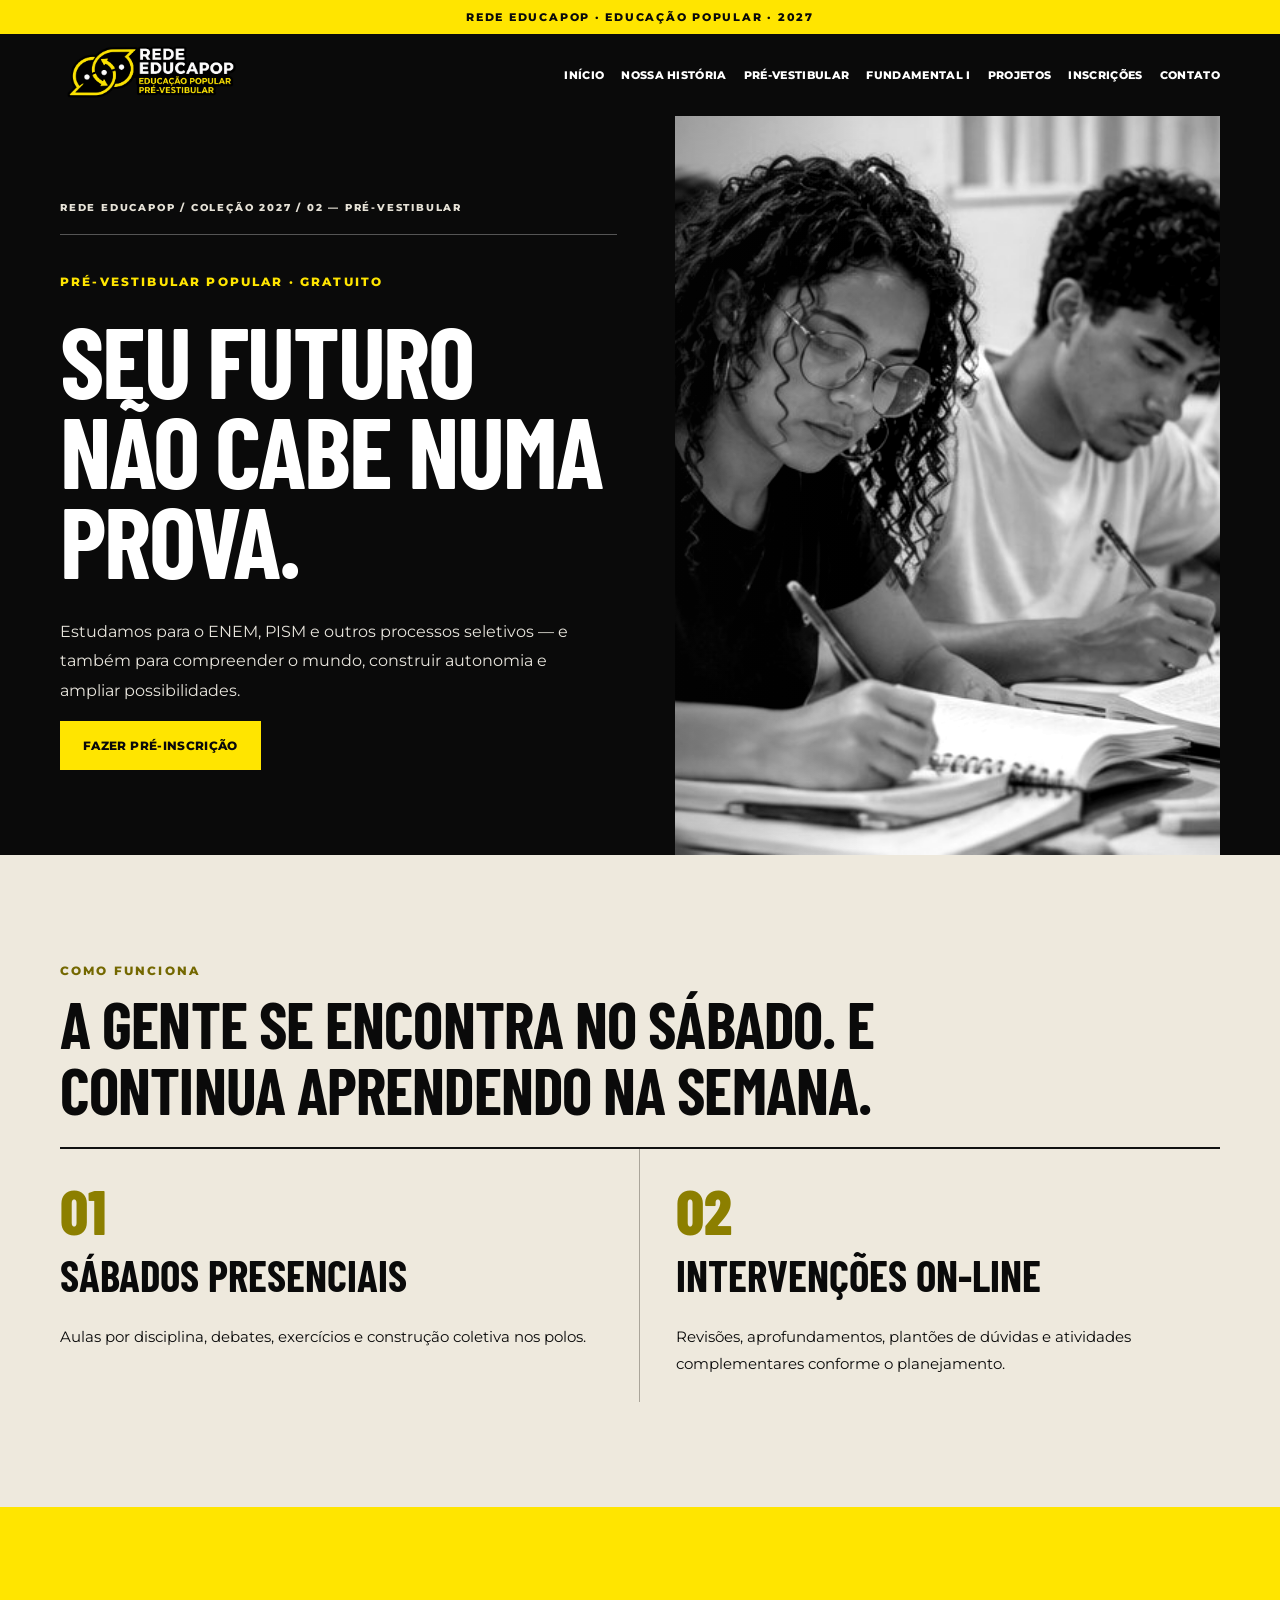
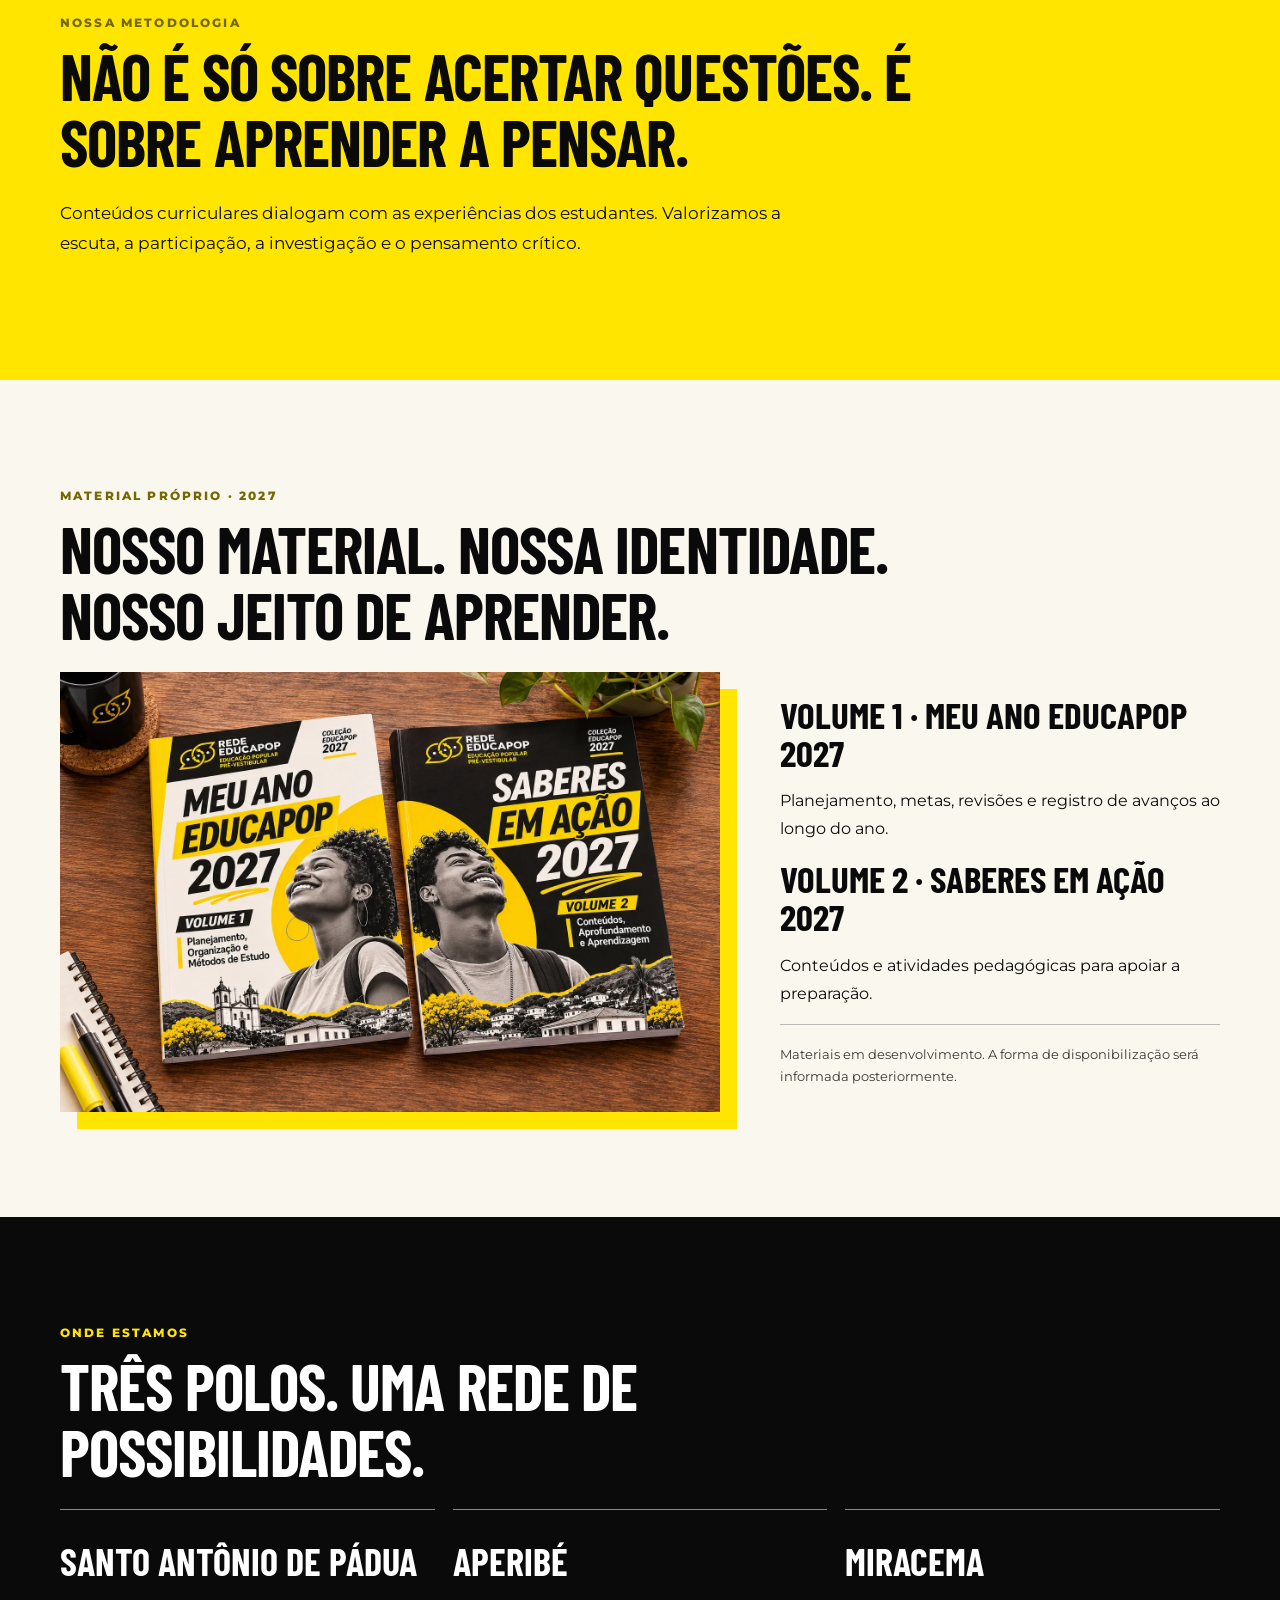
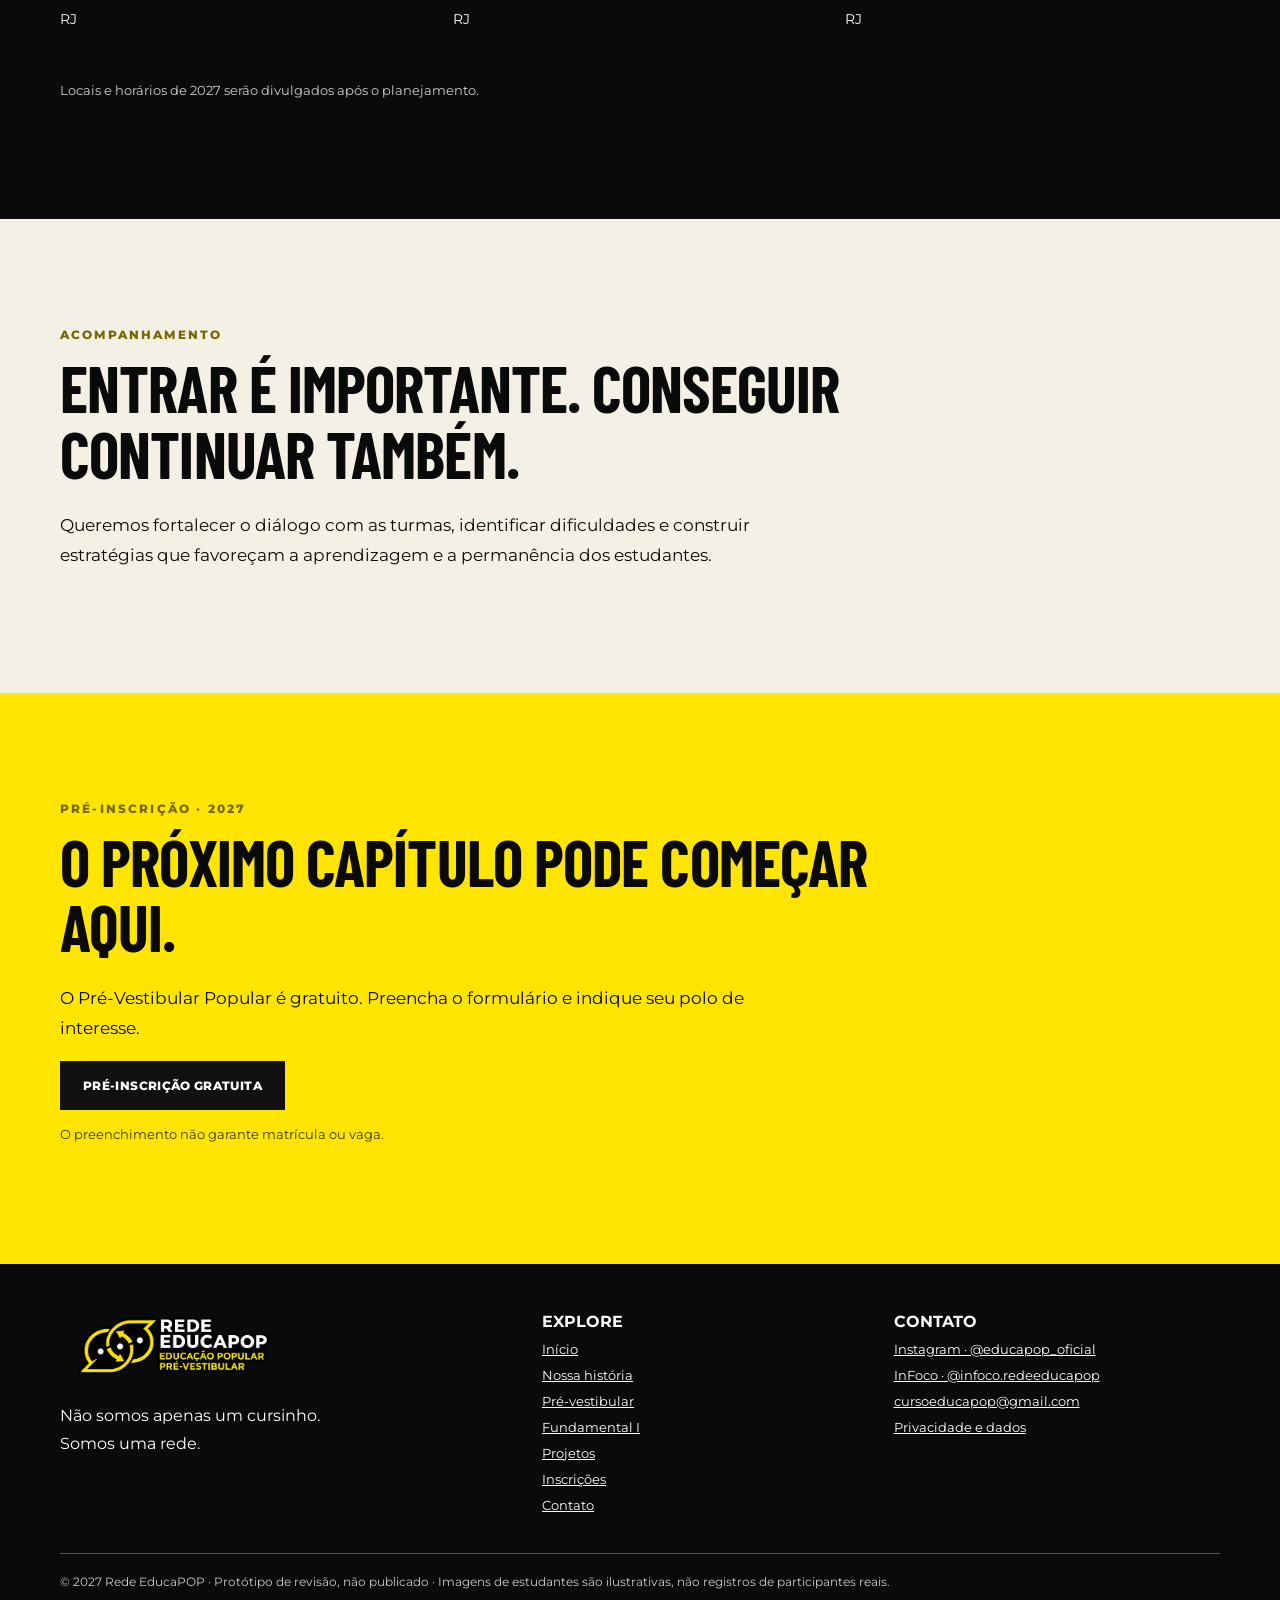
<file: pre-vestibular.html>
<!DOCTYPE html>
<html lang="pt-BR"><head><meta charset="utf-8"/><meta content="width=device-width, initial-scale=1" name="viewport"/><meta content="#0a0a0a" name="theme-color"/><meta content="Rede EducaPOP 2027: educação popular, pré-vestibular gratuito, Fundamental I e projetos culturais no Noroeste Fluminense." name="description"/><title>Pré-Vestibular Popular | Rede EducaPOP 2027</title><link href="estilo.css" rel="stylesheet"/></head><body class="internal-refinada prevest"><div class="top">REDE EDUCAPOP · EDUCAÇÃO POPULAR · 2027</div><nav aria-label="Menu principal" class="nav"><div class="wrap navinner"><a aria-label="Rede EducaPOP — início" href="index.html"><img alt="Rede EducaPOP" class="logo" src="imagens/logo-oficial.png"/></a><button aria-controls="links" aria-expanded="false" class="menu" id="menu">☰ Menu</button><div class="links" id="links"><a href="index.html">Início</a><a href="nossa-historia.html">Nossa história</a><a aria-current="page" href="pre-vestibular.html">Pré-vestibular</a><a href="fundamental.html">Fundamental I</a><a href="projetos.html">Projetos</a><a href="inscricoes.html">Inscrições</a><a href="contato.html">Contato</a></div></div></nav><main id="conteudo"><header class="hero internal-hero"><div class="wrap hero-grid"><div class="hero-copy"><div class="hero-index">REDE EDUCAPOP  /  COLEÇÃO 2027  /  02 — PRÉ-VESTIBULAR</div><span class="eyebrow">Pré-Vestibular Popular · Gratuito</span><h1>Seu futuro não cabe numa prova.</h1><p>Estudamos para o ENEM, PISM e outros processos seletivos — e também para compreender o mundo, construir autonomia e ampliar possibilidades.</p><a class="btn" href="https://forms.gle/YpYVaKBi1VePyCqR9" rel="noopener noreferrer" target="_blank">Fazer pré-inscrição</a></div><div class="hero-img"><img alt="Estudantes concentrados em atividades de estudo, imagem ilustrativa" class="hero-photo" src="imagens/hero-pre-vestibular-2027.jpg"/></div></div></header><section class="section internal-section learning-modes"><div class="wrap"><span class="eyebrow">Como funciona</span><h2>A gente se encontra no sábado. E continua aprendendo na semana.</h2><div class="grid two"><article class="card" data-step="01"><h3>Sábados presenciais</h3><p>Aulas por disciplina, debates, exercícios e construção coletiva nos polos.</p></article><article class="card" data-step="02"><h3>Intervenções on-line</h3><p>Revisões, aprofundamentos, plantões de dúvidas e atividades complementares conforme o planejamento.</p></article></div></div></section><section class="section yellow internal-section"><div class="wrap"><span class="eyebrow">Nossa metodologia</span><h2>Não é só sobre acertar questões. É sobre aprender a pensar.</h2><p class="lead">Conteúdos curriculares dialogam com as experiências dos estudantes. Valorizamos a escuta, a participação, a investigação e o pensamento crítico.</p></div></section><section class="section internal-section internal-material"><div class="wrap"><span class="eyebrow">Material próprio · 2027</span><h2>Nosso material. Nossa identidade. Nosso jeito de aprender.</h2><div class="split anchor material-showcase" id="material"><img alt="Prévia dos materiais próprios 2027: Meu Ano EducaPOP, volume 1, e Saberes em Ação, volume 2, sobre uma mesa de estudos" class="material" loading="lazy" src="imagens/material-2027.webp"/><div><h3>Volume 1 · Meu Ano EducaPOP 2027</h3><p>Planejamento, metas, revisões e registro de avanços ao longo do ano.</p><h3>Volume 2 · Saberes em Ação 2027</h3><p>Conteúdos e atividades pedagógicas para apoiar a preparação.</p><p class="note">Materiais em desenvolvimento. A forma de disponibilização será informada posteriormente.</p></div></div></div></section><section class="section dark internal-section territories"><div class="wrap"><span class="eyebrow">Onde estamos</span><h2>Três polos. Uma rede de possibilidades.</h2><div class="grid"><article class="card"><h3>Santo Antônio de Pádua</h3><p>RJ</p></article><article class="card"><h3>Aperibé</h3><p>RJ</p></article><article class="card"><h3>Miracema</h3><p>RJ</p></article></div><p class="note">Locais e horários de 2027 serão divulgados após o planejamento.</p></div></section><section class="section internal-section"><div class="wrap"><span class="eyebrow">Acompanhamento</span><h2>Entrar é importante. Conseguir continuar também.</h2><p class="lead">Queremos fortalecer o diálogo com as turmas, identificar dificuldades e construir estratégias que favoreçam a aprendizagem e a permanência dos estudantes.</p></div></section><section class="section yellow internal-section"><div class="wrap"><span class="eyebrow">Pré-inscrição · 2027</span><h2>O próximo capítulo pode começar aqui.</h2><p class="lead">O Pré-Vestibular Popular é gratuito. Preencha o formulário e indique seu polo de interesse.</p><a class="btn" href="https://forms.gle/YpYVaKBi1VePyCqR9" rel="noopener noreferrer" target="_blank">Pré-inscrição gratuita</a><p class="note">O preenchimento não garante matrícula ou vaga.</p></div></section></main><footer class="footer"><div class="wrap"><div class="foot-grid"><div><img alt="Rede EducaPOP" class="logo" src="imagens/logo-oficial.png"/><p>Não somos apenas um cursinho.<br/>Somos uma rede.</p></div><div><strong>EXPLORE</strong><a href="index.html">Início</a><a href="nossa-historia.html">Nossa história</a><a href="pre-vestibular.html">Pré-vestibular</a><a href="fundamental.html">Fundamental I</a><a href="projetos.html">Projetos</a><a href="inscricoes.html">Inscrições</a><a href="contato.html">Contato</a></div><div><strong>CONTATO</strong><a href="https://instagram.com/educapop_oficial" rel="noopener noreferrer" target="_blank">Instagram · @educapop_oficial</a><a href="https://instagram.com/infoco.redeeducapop" rel="noopener noreferrer" target="_blank">InFoco · @infoco.redeeducapop</a><a href="mailto:cursoeducapop@gmail.com">cursoeducapop@gmail.com</a><a href="privacidade.html">Privacidade e dados</a></div></div><div class="smallprint">© 2027 Rede EducaPOP · Protótipo de revisão, não publicado · Imagens de estudantes são ilustrativas, não registros de participantes reais.</div></div></footer><script src="navegacao.js" defer></script></body></html>
</file>
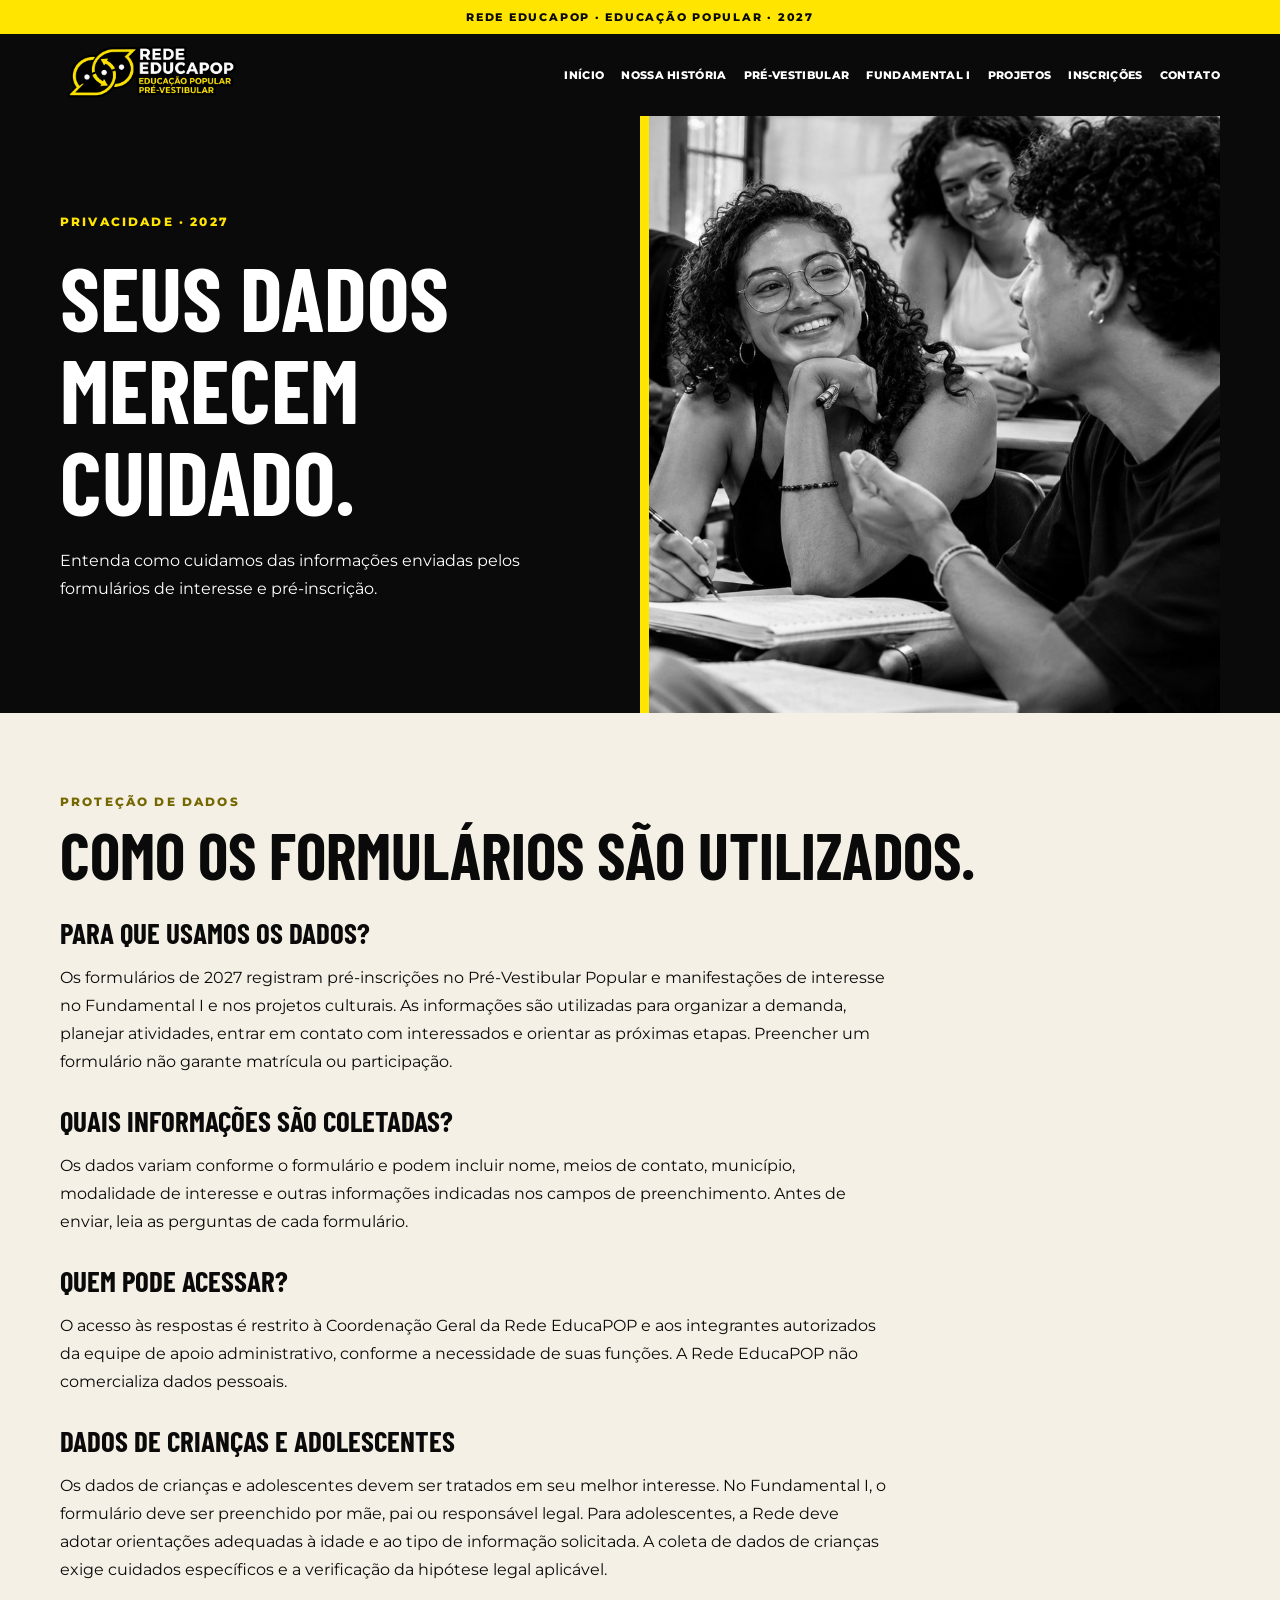
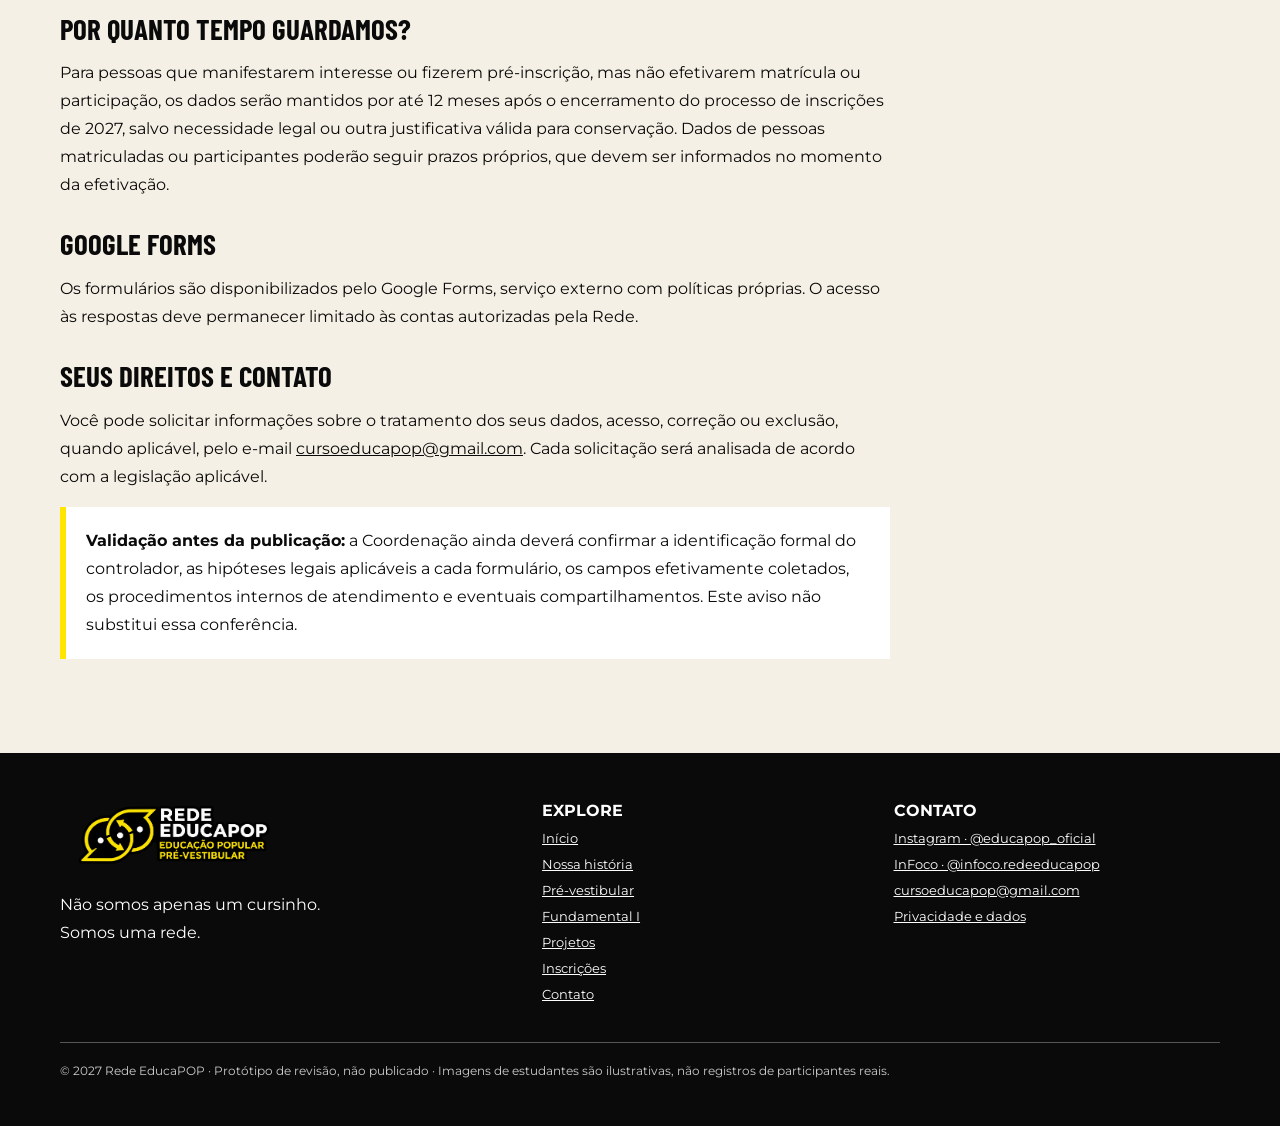
<file: privacidade.html>
<!doctype html><html lang="pt-BR"><head><meta charset="utf-8"><meta name="viewport" content="width=device-width, initial-scale=1"><meta name="theme-color" content="#0a0a0a"><meta name="description" content="Rede EducaPOP 2027: educação popular, pré-vestibular gratuito, Fundamental I e projetos culturais no Noroeste Fluminense."><title>Privacidade | Rede EducaPOP 2027</title><link rel="stylesheet" href="estilo.css"></head><body><a class="skip-link" href="#conteudo">Pular para o conteúdo</a><div class="top">REDE EDUCAPOP · EDUCAÇÃO POPULAR · 2027</div><nav class="nav" aria-label="Menu principal"><div class="wrap navinner"><a href="index.html" aria-label="Rede EducaPOP — início"><img class="logo" src="imagens/logo-oficial.png" alt="Rede EducaPOP"></a><button class="menu" id="menu" aria-expanded="false" aria-controls="links">☰ Menu</button><div class="links" id="links"><a href="index.html">Início</a><a href="nossa-historia.html">Nossa história</a><a href="pre-vestibular.html">Pré-vestibular</a><a href="fundamental.html">Fundamental I</a><a href="projetos.html">Projetos</a><a href="inscricoes.html">Inscrições</a><a href="contato.html">Contato</a></div></div></nav><main id="conteudo"><header class="hero"><div class="wrap hero-grid"><div class="hero-copy"><span class="eyebrow">Privacidade · 2027</span><h1>Seus dados merecem cuidado.</h1><p>Entenda como cuidamos das informações enviadas pelos formulários de interesse e pré-inscrição.</p></div><div class="hero-img"><img class="hero-photo" src="imagens/grupo-direita.jpg" alt="Imagem conceitual de estudantes; não representa registro real das turmas"></div></div></header><section class="section "><div class="wrap"><span class="eyebrow">Proteção de dados</span><h2>Como os formulários são utilizados.</h2><div class="prose"><h3>Para que usamos os dados?</h3><p>Os formulários de 2027 registram pré-inscrições no Pré-Vestibular Popular e manifestações de interesse no Fundamental I e nos projetos culturais. As informações são utilizadas para organizar a demanda, planejar atividades, entrar em contato com interessados e orientar as próximas etapas. Preencher um formulário não garante matrícula ou participação.</p><h3>Quais informações são coletadas?</h3><p>Os dados variam conforme o formulário e podem incluir nome, meios de contato, município, modalidade de interesse e outras informações indicadas nos campos de preenchimento. Antes de enviar, leia as perguntas de cada formulário.</p><h3>Quem pode acessar?</h3><p>O acesso às respostas é restrito à Coordenação Geral da Rede EducaPOP e aos integrantes autorizados da equipe de apoio administrativo, conforme a necessidade de suas funções. A Rede EducaPOP não comercializa dados pessoais.</p><h3>Dados de crianças e adolescentes</h3><p>Os dados de crianças e adolescentes devem ser tratados em seu melhor interesse. No Fundamental I, o formulário deve ser preenchido por mãe, pai ou responsável legal. Para adolescentes, a Rede deve adotar orientações adequadas à idade e ao tipo de informação solicitada. A coleta de dados de crianças exige cuidados específicos e a verificação da hipótese legal aplicável.</p><h3>Por quanto tempo guardamos?</h3><p>Para pessoas que manifestarem interesse ou fizerem pré-inscrição, mas não efetivarem matrícula ou participação, os dados serão mantidos por até 12 meses após o encerramento do processo de inscrições de 2027, salvo necessidade legal ou outra justificativa válida para conservação. Dados de pessoas matriculadas ou participantes poderão seguir prazos próprios, que devem ser informados no momento da efetivação.</p><h3>Google Forms</h3><p>Os formulários são disponibilizados pelo Google Forms, serviço externo com políticas próprias. O acesso às respostas deve permanecer limitado às contas autorizadas pela Rede.</p><h3>Seus direitos e contato</h3><p>Você pode solicitar informações sobre o tratamento dos seus dados, acesso, correção ou exclusão, quando aplicável, pelo e-mail <a href="mailto:cursoeducapop@gmail.com">cursoeducapop@gmail.com</a>. Cada solicitação será analisada de acordo com a legislação aplicável.</p><p class="notice"><strong>Validação antes da publicação:</strong> a Coordenação ainda deverá confirmar a identificação formal do controlador, as hipóteses legais aplicáveis a cada formulário, os campos efetivamente coletados, os procedimentos internos de atendimento e eventuais compartilhamentos. Este aviso não substitui essa conferência.</p></div></div></section></main><footer class="footer"><div class="wrap"><div class="foot-grid"><div><img class="logo" src="imagens/logo-oficial.png" alt="Rede EducaPOP"><p>Não somos apenas um cursinho.<br>Somos uma rede.</p></div><div><strong>EXPLORE</strong><a href="index.html">Início</a><a href="nossa-historia.html">Nossa história</a><a href="pre-vestibular.html">Pré-vestibular</a><a href="fundamental.html">Fundamental I</a><a href="projetos.html">Projetos</a><a href="inscricoes.html">Inscrições</a><a href="contato.html">Contato</a></div><div><strong>CONTATO</strong><a href="https://instagram.com/educapop_oficial" target="_blank" rel="noopener noreferrer">Instagram · @educapop_oficial</a><a href="https://instagram.com/infoco.redeeducapop" target="_blank" rel="noopener noreferrer">InFoco · @infoco.redeeducapop</a><a href="mailto:cursoeducapop@gmail.com">cursoeducapop@gmail.com</a><a href="privacidade.html">Privacidade e dados</a></div></div><div class="smallprint">© 2027 Rede EducaPOP · Protótipo de revisão, não publicado · Imagens de estudantes são ilustrativas, não registros de participantes reais.</div></div></footer><script src="navegacao.js" defer></script></body></html>
</file>
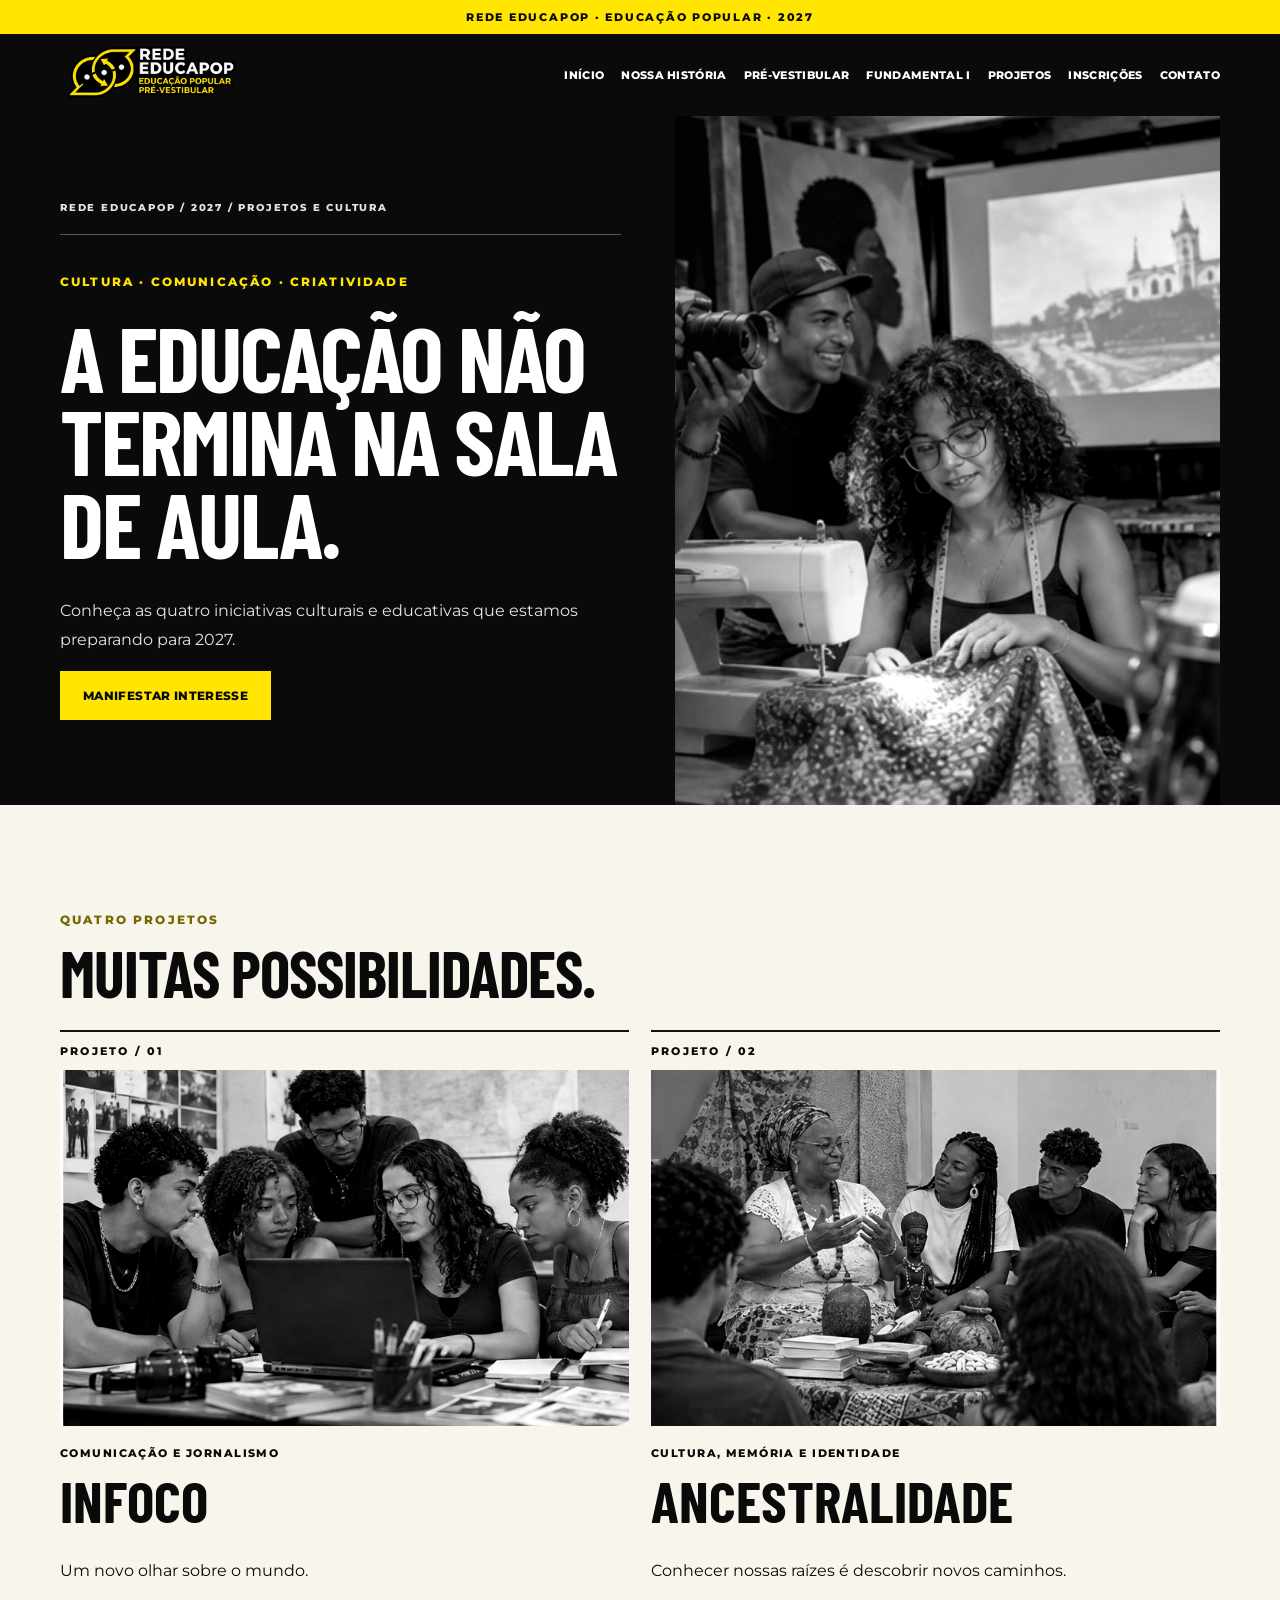
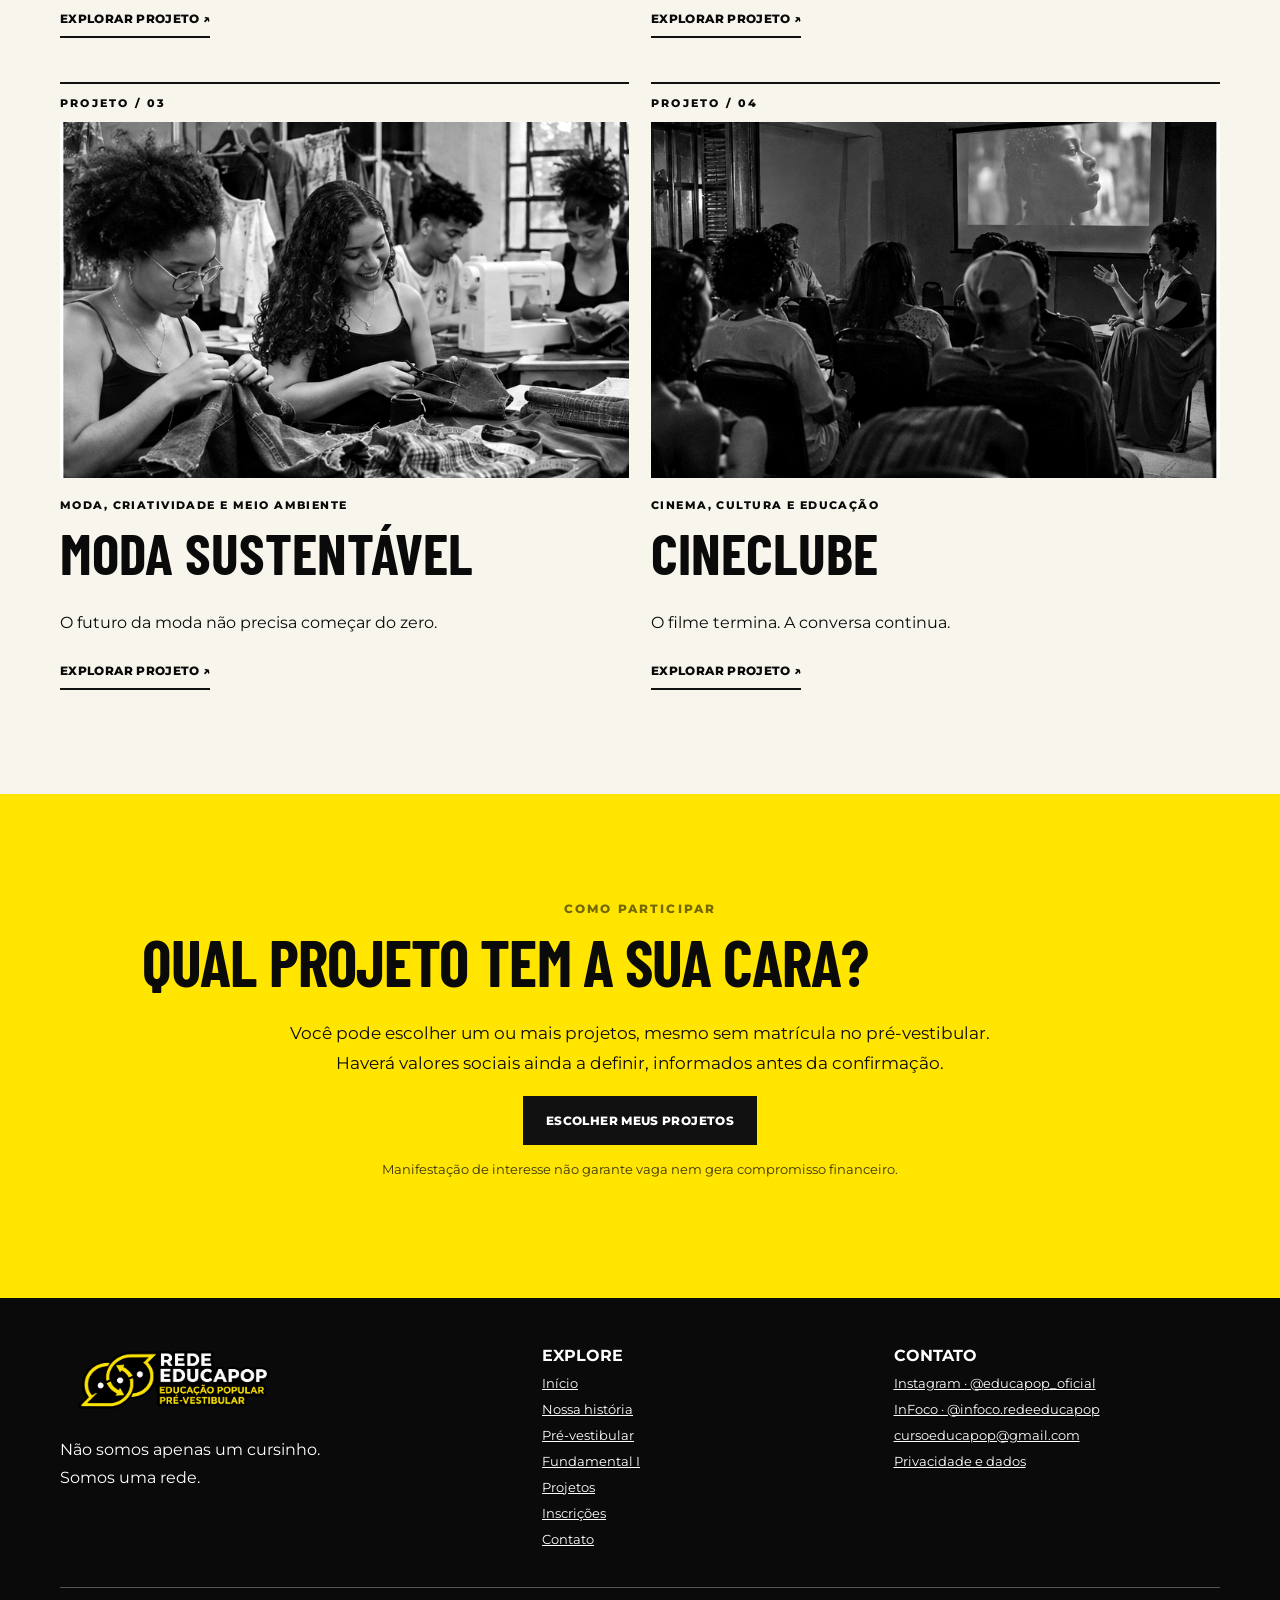
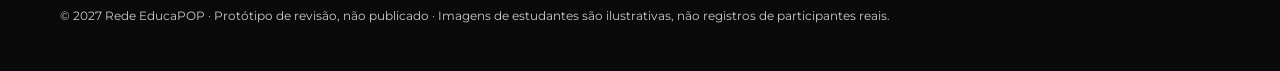
<file: projetos.html>
<!DOCTYPE html>
<html lang="pt-BR"><head><meta charset="utf-8"/><meta content="width=device-width, initial-scale=1" name="viewport"/><meta content="#0a0a0a" name="theme-color"/><meta content="Rede EducaPOP 2027: educação popular, pré-vestibular gratuito, Fundamental I e projetos culturais no Noroeste Fluminense." name="description"/><title>Projetos | Rede EducaPOP 2027</title><link href="estilo.css" rel="stylesheet"/></head><body class="internal-refinada revision-four projects-page"><div class="top">REDE EDUCAPOP · EDUCAÇÃO POPULAR · 2027</div><nav aria-label="Menu principal" class="nav"><div class="wrap navinner"><a aria-label="Rede EducaPOP — início" href="index.html"><img alt="Rede EducaPOP" class="logo" src="imagens/logo-oficial.png"/></a><button aria-controls="links" aria-expanded="false" class="menu" id="menu">☰ Menu</button><div class="links" id="links"><a href="index.html">Início</a><a href="nossa-historia.html">Nossa história</a><a href="pre-vestibular.html">Pré-vestibular</a><a href="fundamental.html">Fundamental I</a><a aria-current="page" href="projetos.html">Projetos</a><a href="inscricoes.html">Inscrições</a><a href="contato.html">Contato</a></div></div></nav><main id="conteudo"><header class="hero internal-hero"><div class="wrap hero-grid"><div class="hero-copy"><div class="hero-index">REDE EDUCAPOP / 2027 / PROJETOS E CULTURA</div><span class="eyebrow">Cultura · Comunicação · Criatividade</span><h1>A educação não termina na sala de aula.</h1><p>Conheça as quatro iniciativas culturais e educativas que estamos preparando para 2027.</p><a class="btn" href="https://forms.gle/BGhPAhk7tVaSveDDA" rel="noopener noreferrer" target="_blank">Manifestar interesse</a></div><div class="hero-img"><img alt="Jovens explorando fotografia, moda e cultura em oficina criativa, imagem ilustrativa" class="hero-photo" src="imagens/hero-projetos-2027.jpg"/></div></div></header><section class="section internal-section projects-showcase"><div class="wrap"><span class="eyebrow">Quatro projetos</span><h2>Muitas possibilidades.</h2><div class="grid two"><article class="card"><span class="project-number">PROJETO / 01</span><img alt="Imagem conceitual ilustrativa de InFoco" loading="lazy" src="imagens/infoco.jpg"/><span class="kicker">Comunicação e jornalismo</span><h3>InFoco</h3><p>Um novo olhar sobre o mundo.</p><a class="btn" href="infoco.html">Explorar projeto ↗</a></article><article class="card"><span class="project-number">PROJETO / 02</span><img alt="Imagem conceitual ilustrativa de Ancestralidade" loading="lazy" src="imagens/ancestralidade.jpg"/><span class="kicker">Cultura, memória e identidade</span><h3>Ancestralidade</h3><p>Conhecer nossas raízes é descobrir novos caminhos.</p><a class="btn" href="ancestralidade.html">Explorar projeto ↗</a></article><article class="card"><span class="project-number">PROJETO / 03</span><img alt="Imagem conceitual ilustrativa de Moda Sustentável" loading="lazy" src="imagens/moda.jpg"/><span class="kicker">Moda, criatividade e meio ambiente</span><h3>Moda Sustentável</h3><p>O futuro da moda não precisa começar do zero.</p><a class="btn" href="moda-sustentavel.html">Explorar projeto ↗</a></article><article class="card"><span class="project-number">PROJETO / 04</span><img alt="Imagem conceitual ilustrativa de Cineclube" loading="lazy" src="imagens/cineclube.jpg"/><span class="kicker">Cinema, cultura e educação</span><h3>Cineclube</h3><p>O filme termina. A conversa continua.</p><a class="btn" href="cineclube.html">Explorar projeto ↗</a></article></div></div></section><section class="section yellow internal-section projects-join"><div class="wrap"><span class="eyebrow">Como participar</span><h2>Qual projeto tem a sua cara?</h2><p class="lead">Você pode escolher um ou mais projetos, mesmo sem matrícula no pré-vestibular. Haverá valores sociais ainda a definir, informados antes da confirmação.</p><a class="btn" href="https://forms.gle/BGhPAhk7tVaSveDDA" rel="noopener noreferrer" target="_blank">Escolher meus projetos</a><p class="note">Manifestação de interesse não garante vaga nem gera compromisso financeiro.</p></div></section></main><footer class="footer"><div class="wrap"><div class="foot-grid"><div><img alt="Rede EducaPOP" class="logo" src="imagens/logo-oficial.png"/><p>Não somos apenas um cursinho.<br/>Somos uma rede.</p></div><div><strong>EXPLORE</strong><a href="index.html">Início</a><a href="nossa-historia.html">Nossa história</a><a href="pre-vestibular.html">Pré-vestibular</a><a href="fundamental.html">Fundamental I</a><a href="projetos.html">Projetos</a><a href="inscricoes.html">Inscrições</a><a href="contato.html">Contato</a></div><div><strong>CONTATO</strong><a href="https://instagram.com/educapop_oficial" rel="noopener noreferrer" target="_blank">Instagram · @educapop_oficial</a><a href="https://instagram.com/infoco.redeeducapop" rel="noopener noreferrer" target="_blank">InFoco · @infoco.redeeducapop</a><a href="mailto:cursoeducapop@gmail.com">cursoeducapop@gmail.com</a><a href="privacidade.html">Privacidade e dados</a></div></div><div class="smallprint">© 2027 Rede EducaPOP · Protótipo de revisão, não publicado · Imagens de estudantes são ilustrativas, não registros de participantes reais.</div></div></footer><script src="navegacao.js" defer></script></body></html>
</file>
<file: estilo.css>
@import url('https://fonts.googleapis.com/css2?family=Barlow+Condensed:wght@600;700;800;900&family=Montserrat:wght@400;500;600;700;800&display=swap');:root{--ink:#0a0a0a;--yellow:#ffe500;--cream:#f5f0e5;--white:#fff}*{box-sizing:border-box}html{scroll-behavior:smooth}body{margin:0;background:var(--cream);color:var(--ink);font-family:Montserrat,Arial,sans-serif}a{color:inherit}img{max-width:100%}.wrap{width:min(1160px,calc(100% - 40px));margin:auto}.top{background:var(--yellow);text-align:center;font-weight:800;font-size:11px;letter-spacing:.16em;padding:10px}.nav{background:var(--ink);color:white}.navinner{min-height:82px;display:flex;align-items:center;gap:20px;justify-content:space-between}.logo{width:185px;max-height:70px;object-fit:contain}.links{display:flex;gap:17px;align-items:center;flex-wrap:wrap}.links a{font-size:11px;font-weight:800;text-decoration:none;text-transform:uppercase;letter-spacing:.03em}.links a:hover,.links a:focus-visible{color:var(--yellow)}.menu{display:none;background:var(--yellow);border:0;padding:12px;font-weight:800}.btn{display:inline-block;background:var(--yellow);color:var(--ink);padding:15px 21px;text-decoration:none;font-weight:800;font-size:12px;text-transform:uppercase;letter-spacing:.03em;border:2px solid var(--yellow)}.btn.outline{background:transparent;color:inherit;border-color:currentColor}.btn:hover{filter:brightness(.93)}.hero{background:var(--ink);color:white}.hero-grid{display:grid;grid-template-columns:1fr 1fr;align-items:stretch;min-height:490px}.hero-copy{padding:75px 30px 75px 0;align-self:center}.eyebrow{font-size:12px;text-transform:uppercase;letter-spacing:.18em;font-weight:800;color:var(--yellow)}h1,h2,h3{font-family:'Barlow Condensed',Impact,sans-serif;line-height:1.03;text-transform:uppercase}h1{font-size:clamp(55px,7vw,104px);margin:20px 0}h2{font-size:clamp(38px,5vw,64px);margin:12px 0 24px}h3{font-size:29px;margin:12px 0}p{line-height:1.75}p.lead{font-size:17px;max-width:760px}.hero-copy p{max-width:550px}.hero-photo{width:100%;height:100%;object-fit:cover;min-height:390px;filter:grayscale(1)}.hero-img{position:relative;overflow:hidden}.hero-img:after{content:'';position:absolute;inset:0;border-left:9px solid var(--yellow);pointer-events:none}.section{padding:78px 0}.section.dark{background:var(--ink);color:white}.section.yellow{background:var(--yellow)}.section .eyebrow{color:#746800}.dark .eyebrow{color:var(--yellow)}.grid{display:grid;grid-template-columns:repeat(3,1fr);gap:18px}.grid.two{grid-template-columns:repeat(2,1fr)}.grid.four{grid-template-columns:repeat(4,1fr)}.card{background:white;border:1px solid #d8d3c8;padding:25px;display:flex;flex-direction:column;align-items:flex-start}.card img{width:100%;aspect-ratio:4/3;object-fit:cover;margin-bottom:15px;filter:grayscale(.45)}.card p{font-size:14px;flex:1}.card a:not(.btn){font-weight:800;text-transform:uppercase;font-size:12px;text-underline-offset:5px}.dark .card{color:var(--ink)}.kicker{font-size:11px;letter-spacing:.13em;text-transform:uppercase;font-weight:800}.split{display:grid;grid-template-columns:1fr 1fr;gap:45px;align-items:center}.split img{width:100%;max-height:570px;object-fit:cover}.tag{display:inline-block;background:var(--yellow);padding:7px 12px;color:var(--ink);font-size:11px;font-weight:800;text-transform:uppercase}.note{font-size:13px;opacity:.8}.footer{background:var(--ink);color:white;padding:48px 0}.foot-grid{display:grid;grid-template-columns:1.4fr 1fr 1fr;gap:25px}.footer a{display:block;margin:10px 0;font-size:13px}.footer .logo{width:230px}.smallprint{border-top:1px solid #555;padding-top:20px;margin-top:30px;font-size:12px;color:#ccc}.prose{max-width:830px}.prose h3{margin-top:30px}.steps{counter-reset:steps;display:grid;grid-template-columns:repeat(3,1fr);gap:16px}.steps article{border-top:4px solid var(--ink);padding-top:12px}.steps article:before{counter-increment:steps;content:'0' counter(steps);font-family:'Barlow Condensed';font-size:48px;font-weight:800}.anchor{scroll-margin-top:24px}.faq details{border-bottom:1px solid #b7b0a3;padding:18px 0}.faq summary{cursor:pointer;font-weight:800}.faq details p{max-width:800px}.cta{padding:35px;background:var(--ink);color:white}.cta h2{color:var(--yellow)}.cta .note{color:#ddd}.material{border:7px solid var(--yellow)}.notice{background:#fff;border-left:6px solid var(--yellow);padding:20px}.dark .notice{color:var(--ink)}:focus-visible{outline:3px solid #e39300;outline-offset:3px}@media(max-width:920px){.menu{display:block}.navinner{flex-wrap:wrap;padding:12px 0}.links{display:none;width:100%;flex-direction:column;align-items:flex-start;padding:15px 0}.links.open{display:flex}.hero-grid,.split{grid-template-columns:1fr}.hero-copy{padding:55px 0}.hero-img{max-height:400px}.hero-img:after{border-left:0;border-top:8px solid var(--yellow)}.grid.four,.grid{grid-template-columns:repeat(2,1fr)}.foot-grid{grid-template-columns:1fr 1fr}}@media(max-width:620px){.grid,.grid.two,.grid.four,.steps,.foot-grid{grid-template-columns:1fr}.section{padding:54px 0}h1{font-size:59px}.hero-photo{min-height:260px}.cta{padding:24px}.logo{width:165px}}@media(prefers-reduced-motion:reduce){html{scroll-behavior:auto}}
/* Página inicial — refinamento College Brasileiro Contemporâneo, revisão 02 */
.skip-link{position:absolute;left:12px;top:-80px;background:var(--yellow);color:var(--ink);padding:12px;z-index:100}.skip-link:focus{top:12px}
.home-refinada .hero{position:relative;overflow:hidden}
.home-refinada .hero-grid{min-height:620px;grid-template-columns:1.04fr .96fr}
.home-refinada .hero-copy{padding:80px 50px 90px 0;position:relative;z-index:1}
.home-refinada .hero-index{font-size:10px;letter-spacing:.22em;font-weight:800;color:#dedbd0;border-bottom:1px solid #5a5a55;padding-bottom:22px;margin-bottom:36px}
.home-refinada .hero h1{font-size:clamp(65px,7.6vw,120px);letter-spacing:-.025em;line-height:.91;margin:25px 0 30px;max-width:690px}
.home-refinada .hero-copy p{font-size:16px;max-width:510px;line-height:1.8;color:#e9e7df}
.home-refinada .hero .btn{margin-top:18px}
.home-refinada .hero-img:after{border-left:0;background:linear-gradient(90deg,rgba(10,10,10,.22),transparent 32%)}
.home-refinada .hero-photo{filter:grayscale(1) contrast(1.08);object-position:center}
.home-refinada .section{padding:104px 0}
.home-refinada .section h2{max-width:870px;letter-spacing:-.015em}
.home-refinada .home-paths{background:#e9e3d7}
.home-refinada .home-paths .grid.two{gap:24px}
.home-refinada .home-paths .card{padding:0;border:0;background:transparent;position:relative}
.home-refinada .home-paths .card img{aspect-ratio:16/10;filter:grayscale(1);margin:0 0 22px}
.home-refinada .home-paths .card h3{font-size:clamp(34px,3.7vw,50px)}
.home-refinada .home-paths .card p{max-width:470px}
.home-refinada .home-method .grid{gap:0;border-top:2px solid #111}
.home-refinada .home-method .card{background:transparent;border:0;border-right:1px solid #151515;padding:30px 25px 10px 0}
.home-refinada .home-method .card:not(:first-child){padding-left:24px}
.home-refinada .home-method .card:last-child{border-right:0}
.home-refinada .home-method .card h3{font-size:34px}
.home-refinada .home-material{background:#f8f5ed}
.home-refinada .home-material .split{position:relative;gap:55px;grid-template-columns:.85fr 1.15fr}
.home-refinada .home-material .material{border:0;box-shadow:18px 18px 0 #ffe500;object-fit:contain;max-height:540px}
.home-refinada .material-stamp{position:absolute;right:0;top:-35px;font-size:10px;font-weight:800;letter-spacing:.18em}
.home-refinada .home-projects .grid.four{gap:12px}
.home-refinada .home-projects .card{background:transparent;border:0;padding:0;display:block}
.home-refinada .home-projects .card img{aspect-ratio:3/4;filter:grayscale(1);margin:0 0 18px}
.home-refinada .home-projects .card h3{font-size:32px;margin:8px 0}
.home-refinada .home-projects .card .btn{padding:10px 0;background:transparent;border:0;border-bottom:2px solid #111}
.home-refinada .project-number{font-size:10px;font-weight:800;letter-spacing:.18em;display:block;margin-bottom:10px}
.home-refinada .home-territories .card{background:transparent;color:white;border:0;border-top:1px solid #aaa;padding:20px 0}
.home-refinada .home-territories .card h3{font-size:37px}
.home-refinada .home-lastcta{text-align:center}
.home-refinada .home-lastcta h2,.home-refinada .home-lastcta .lead{margin-left:auto;margin-right:auto}
@media(max-width:920px){.home-refinada .hero-grid,.home-refinada .home-material .split{grid-template-columns:1fr}.home-refinada .hero-copy{padding:60px 0}.home-refinada .hero h1{font-size:clamp(60px,12vw,94px)}.home-refinada .hero-img{max-height:430px}.home-refinada .home-method .grid{grid-template-columns:1fr}.home-refinada .home-method .card,.home-refinada .home-method .card:not(:first-child){border-right:0;border-bottom:1px solid #111;padding:22px 0}.home-refinada .home-projects .grid.four{grid-template-columns:repeat(2,1fr);gap:25px}.home-refinada .material-stamp{position:static;grid-column:1}}
@media(max-width:620px){.home-refinada .section{padding:65px 0}.home-refinada .hero h1{font-size:clamp(58px,14vw,76px)}.home-refinada .home-projects .grid.four{grid-template-columns:1fr}.home-refinada .home-material .material{box-shadow:9px 9px 0 #ffe500}}

/* Revisão 03 — páginas internas: College Brasileiro Contemporâneo */
.internal-refinada .internal-hero{overflow:hidden}
.internal-refinada .internal-hero .hero-grid{min-height:590px;grid-template-columns:1.06fr .94fr}
.internal-refinada .internal-hero .hero-copy{padding:85px 58px 85px 0}
.internal-refinada .hero-index{font-size:10px;letter-spacing:.18em;font-weight:800;color:#e6e2d7;border-bottom:1px solid #555;padding-bottom:20px;margin-bottom:36px}
.internal-refinada .internal-hero h1{font-size:clamp(68px,7.8vw,116px);line-height:.9;letter-spacing:-.022em;margin:25px 0 32px}
.internal-refinada .internal-hero p{font-size:16px;line-height:1.85;color:#e8e5dd}
.internal-refinada .internal-hero .hero-photo{filter:grayscale(1) contrast(1.1)}
.internal-refinada .internal-hero .hero-img:after{border-left:0;background:linear-gradient(90deg,rgba(10,10,10,.22),transparent 35%)}
.internal-refinada .internal-section{padding:105px 0}
.internal-refinada .internal-section h2{max-width:920px;letter-spacing:-.014em}
.internal-refinada .internal-section .prose{font-size:17px;line-height:1.85}
.internal-refinada .history-timeline{background:var(--yellow)}
.internal-refinada .history-timeline .steps{display:grid;grid-template-columns:repeat(5,minmax(0,1fr));gap:0;border-top:3px solid var(--ink)}
.internal-refinada .history-timeline .timeline-step{padding:24px 18px 15px 0;border:0;border-right:1px solid #8f8200;position:relative}
.internal-refinada .history-timeline .timeline-step:not(:first-child){padding-left:18px}
.internal-refinada .history-timeline .timeline-step:last-child{border-right:0}
.internal-refinada .history-timeline .timeline-step:before{font-size:64px;line-height:1;color:#0a0a0a}
.internal-refinada .history-timeline .timeline-step h3{font-size:32px}
.internal-refinada .history-timeline .timeline-step p{font-size:13px;line-height:1.7}
.internal-refinada .learning-modes{background:#eee9dd}
.internal-refinada .learning-modes .grid{gap:0;border-top:2px solid #111}
.internal-refinada .learning-modes .card{border:0;border-right:1px solid #aaa59a;background:transparent;padding:30px 36px 10px 0}
.internal-refinada .learning-modes .card+ .card{padding-left:36px;border-right:0}
.internal-refinada .learning-modes .card:before{content:attr(data-step);font-family:'Barlow Condensed',Impact,sans-serif;font-size:62px;font-weight:800;line-height:1;color:#8c7f00}
.internal-refinada .learning-modes .card h3{font-size:43px}
.internal-refinada .learning-modes .card p{font-size:15px}
.internal-refinada .internal-material{background:#faf7ef}
.internal-refinada .internal-material .material-showcase{grid-template-columns:1.2fr .8fr;gap:60px}
.internal-refinada .internal-material .material{border:0;box-shadow:17px 17px 0 var(--yellow);max-height:unset;object-fit:contain}
.internal-refinada .internal-material h3{font-size:37px}
.internal-refinada .internal-material .note{border-top:1px solid #aaa;padding-top:18px}
.internal-refinada .territories .card{background:transparent;color:white;border:0;border-top:1px solid #888;padding:20px 0}
.internal-refinada .territories .card h3{font-size:38px}
.internal-refinada .section.yellow .btn{background:#111;color:white;border-color:#111}
@media(max-width:1000px){.internal-refinada .history-timeline .steps{grid-template-columns:repeat(3,1fr)}.internal-refinada .history-timeline .timeline-step{border-bottom:1px solid #8f8200}.internal-refinada .internal-material .material-showcase{grid-template-columns:1fr}}
@media(max-width:920px){.internal-refinada .internal-hero .hero-grid{grid-template-columns:1fr}.internal-refinada .internal-hero .hero-copy{padding:60px 0}.internal-refinada .internal-hero h1{font-size:clamp(62px,12vw,96px)}.internal-refinada .internal-hero .hero-img{max-height:430px}.internal-refinada .internal-section{padding:70px 0}}
@media(max-width:620px){.internal-refinada .history-timeline .steps{grid-template-columns:1fr}.internal-refinada .history-timeline .timeline-step,.internal-refinada .history-timeline .timeline-step:not(:first-child){padding:18px 0;border-right:0}.internal-refinada .learning-modes .grid{grid-template-columns:1fr}.internal-refinada .learning-modes .card,.internal-refinada .learning-modes .card+ .card{padding:25px 0;border-right:0;border-bottom:1px solid #aaa}.internal-refinada .internal-hero h1{font-size:clamp(56px,13vw,76px)}.internal-refinada .internal-material .material{box-shadow:9px 9px 0 var(--yellow)}}

/* Revisão 04 — Fundamental I e vitrine de projetos */
.revision-four .internal-hero .hero-grid{min-height:590px}
.revision-four .internal-hero .hero-copy{padding:85px 54px 85px 0}
.revision-four .internal-hero h1{font-size:clamp(65px,7.2vw,110px)}
.revision-four .internal-hero .hero-photo{filter:grayscale(1) contrast(1.08)}
.revision-four .internal-hero .hero-img:after{border-left:0;background:linear-gradient(90deg,rgba(10,10,10,.25),transparent 38%)}
.revision-four .internal-section{padding:104px 0}
.revision-four .internal-section h2{max-width:890px}
.fundamental-page .pedagogy-method{background:#eee9de}
.fundamental-page .pedagogy-method .grid{grid-template-columns:repeat(3,minmax(0,1fr));gap:0;border-top:3px solid #111}
.fundamental-page .pedagogy-method .card{background:transparent;border:0;border-bottom:1px solid #aaa49a;border-right:1px solid #aaa49a;padding:28px 28px 25px 0}
.fundamental-page .pedagogy-method .card:nth-child(3n+2),.fundamental-page .pedagogy-method .card:nth-child(3n+3){padding-left:28px}
.fundamental-page .pedagogy-method .card:nth-child(3n){border-right:0}
.fundamental-page .pedagogy-method .card:before{content:attr(data-step);display:block;font:800 49px/1 'Barlow Condensed',Impact,sans-serif;color:#8a7d00;margin-bottom:18px}
.fundamental-page .pedagogy-method .card h3{font-size:32px}
.fundamental-page .learning-fields .grid{gap:0;border-top:3px solid #111}
.fundamental-page .learning-fields .card{background:transparent;border:0;border-bottom:1px solid #b9b2a5;padding:26px 24px 26px 0}
.fundamental-page .learning-fields .card:nth-child(even){padding-left:24px}
.fundamental-page .learning-fields .card h3{font-size:34px}
.fundamental-page .family-dialogue{position:relative}
.fundamental-page .family-dialogue .lead{max-width:850px;line-height:1.9}
.projects-page .projects-showcase{background:#f8f5ed}
.projects-page .projects-showcase .grid{gap:44px 22px}
.projects-page .projects-showcase .card{padding:0;background:transparent;border:0;display:flex;flex-direction:column;align-items:flex-start}
.projects-page .projects-showcase .card img{aspect-ratio:16/10;object-fit:cover;filter:grayscale(1) contrast(1.05);margin:0 0 20px;width:100%}
.projects-page .projects-showcase .project-number{font-size:11px;letter-spacing:.2em;font-weight:800;margin:0 0 12px;border-top:2px solid #111;padding-top:12px;width:100%}
.projects-page .projects-showcase .card h3{font-size:clamp(42px,4.5vw,66px);line-height:1;margin:12px 0}
.projects-page .projects-showcase .card p{font-size:16px}
.projects-page .projects-showcase .card .btn{background:transparent;border:0;border-bottom:2px solid #111;padding:10px 0;margin-top:auto}
.projects-page .projects-join{text-align:center}
.projects-page .projects-join .lead{margin-left:auto;margin-right:auto}
@media(max-width:920px){.revision-four .internal-hero .hero-grid{grid-template-columns:1fr}.revision-four .internal-hero .hero-copy{padding:60px 0}.revision-four .internal-section{padding:70px 0}.fundamental-page .pedagogy-method .grid{grid-template-columns:repeat(2,minmax(0,1fr))}.fundamental-page .pedagogy-method .card:nth-child(n){padding:24px;border-right:0}.fundamental-page .pedagogy-method .card:nth-child(odd){padding-left:0;border-right:1px solid #aaa49a}}
@media(max-width:620px){.revision-four .internal-hero h1{font-size:clamp(56px,13vw,78px)}.fundamental-page .pedagogy-method .grid,.fundamental-page .learning-fields .grid,.projects-page .projects-showcase .grid{grid-template-columns:1fr}.fundamental-page .pedagogy-method .card:nth-child(n),.fundamental-page .learning-fields .card:nth-child(n){padding:22px 0;border-right:0}.projects-page .projects-showcase .card img{aspect-ratio:4/3}}

/* Revisão 05 — Identidades editoriais individuais dos quatro projetos */
.project-detail .project-hero .hero-grid{min-height:580px;grid-template-columns:1.08fr .92fr}
.project-detail .project-hero .hero-copy{padding:74px 60px 78px 0}
.project-detail .project-hero h1{font-size:clamp(58px,6.3vw,95px);line-height:.94;letter-spacing:-.025em}
.project-detail .project-hero .hero-photo{filter:grayscale(1) contrast(1.12);object-position:center}
.project-detail .project-hero .hero-img:after{border-left:0;background:linear-gradient(90deg,rgba(0,0,0,.15),transparent 45%)}
.project-index{font-size:10px;font-weight:800;letter-spacing:.17em;color:#dedbd0;display:flex;justify-content:space-between;gap:10px;border-bottom:1px solid #777;padding-bottom:18px;margin-bottom:35px}
.project-index span{color:var(--yellow)}
.project-photo-label{position:absolute;right:0;bottom:25px;z-index:2;background:var(--yellow);color:var(--ink);font-family:'Barlow Condensed',Impact,sans-serif;font-size:clamp(23px,3vw,42px);font-weight:900;line-height:1;padding:13px 20px;text-transform:uppercase;max-width:90%}
.project-editorial{background:var(--cream);padding:70px 0;border-bottom:1px solid #c7c0b3}
.project-editorial-grid{display:grid;grid-template-columns:.22fr 1.35fr .6fr;gap:35px;align-items:start}
.project-editorial-number{font-family:'Barlow Condensed',Impact,sans-serif;font-weight:900;font-size:clamp(75px,10vw,150px);line-height:.8;color:var(--ink)}
.project-editorial h2{font-size:clamp(38px,4.4vw,66px);margin:13px 0 17px;max-width:690px}
.project-editorial p{max-width:650px;font-size:16px}
.project-editorial-eyebrow{font-size:11px;letter-spacing:.15em;font-weight:800}
.project-editorial-aside{border-top:5px solid var(--ink);padding-top:15px;display:grid;gap:13px}
.project-editorial-aside strong{font-family:'Barlow Condensed',Impact,sans-serif;font-size:29px;line-height:1;text-transform:uppercase}
.project-editorial-aside span{font-size:13px;line-height:1.6}
.project-detail .section.yellow .card{border-top:5px solid var(--ink)}
.project-detail .section.dark .btn{margin-top:14px}
.project-infoco .project-editorial{background:#f5f0e5}
.project-ancestralidade .project-editorial{background:#e9e0cf}
.project-moda-sustentavel .project-editorial{background:#f3eddd}
.project-cineclube .project-editorial{background:#eee9dd}
@media(max-width:920px){.project-detail .project-hero .hero-grid{grid-template-columns:1fr}.project-detail .project-hero .hero-copy{padding:60px 0}.project-detail .project-hero .hero-img{max-height:440px}.project-editorial-grid{grid-template-columns:100px 1fr}.project-editorial-aside{grid-column:2}.project-photo-label{bottom:20px}}
@media(max-width:620px){.project-detail .project-hero h1{font-size:clamp(53px,12vw,72px)}.project-editorial{padding:52px 0}.project-editorial-grid{grid-template-columns:1fr;gap:18px}.project-editorial-number{font-size:90px}.project-editorial-aside{grid-column:1}.project-photo-label{font-size:26px}}

/* Revisão 07 — navegação acessível */
.skip-link{position:absolute;left:12px;top:-90px;z-index:9999;background:#ffe500;color:#0a0a0a;padding:14px 18px;font-weight:800}
.skip-link:focus{top:12px}
@media(max-width:620px){.hero-copy h1{overflow-wrap:break-word}.card .btn{max-width:100%;text-align:center}}

/* Refinamentos para teclado, toque e telas estreitas */
.menu{cursor:pointer;min-height:44px;min-width:44px}
.links a{display:inline-flex;align-items:center;min-height:36px}
@media(max-width:920px){.links a{min-height:44px;width:100%;padding:8px 4px}.navinner{align-items:center}}
@media(max-width:620px){.wrap{width:min(1160px,calc(100% - 32px))}.hero-copy h1{overflow-wrap:anywhere}.btn{max-width:100%;overflow-wrap:break-word}.foot-grid a{overflow-wrap:anywhere}}
@media(prefers-reduced-motion:reduce){*,*::before,*::after{scroll-behavior:auto!important;transition-duration:.01ms!important;animation-duration:.01ms!important}}

/* Central do Estudante — estilos isolados */
.student-central{background:var(--cream);border-top:8px solid var(--yellow);scroll-margin-top:20px}.student-central .central-label{color:var(--ink)}.student-central .central-cycle{border:1px solid var(--ink);padding:clamp(18px,4vw,42px);background:#fff}.central-heading{display:flex;align-items:center;justify-content:space-between;gap:12px;flex-wrap:wrap}.central-tag{background:var(--ink);color:var(--yellow);padding:8px 12px;font-size:11px;font-weight:800;text-transform:uppercase}.student-central .central-headline{font-size:clamp(38px,5vw,68px);max-width:850px;margin:24px 0 12px}.central-headline:before{content:'';display:block;width:64px;height:6px;background:var(--yellow);margin-bottom:18px}.central-grid{display:grid;grid-template-columns:repeat(2,minmax(0,1fr));gap:18px;margin-top:28px}.central-card{border:1px solid var(--ink);padding:clamp(18px,3vw,30px);display:flex;flex-direction:column;align-items:flex-start;min-width:0;background:var(--cream)}.central-card-dark{background:var(--ink);color:#fff}.central-card-dark .kicker{color:var(--yellow)}.central-card p{flex:1;font-size:15px}.central-card .btn{margin-top:12px;max-width:100%;white-space:normal;min-height:48px}.central-note{font-size:13px;border-left:4px solid var(--yellow);padding-left:12px;margin:24px 0 0}.central-future{margin-top:28px}.central-future ul{list-style:none;padding:0;display:grid;grid-template-columns:repeat(3,minmax(0,1fr));gap:10px}.central-future li{border:1px solid #b7b0a3;padding:12px;font-size:13px;font-weight:600;overflow-wrap:anywhere}@media(max-width:620px){.central-grid,.central-future ul{grid-template-columns:1fr}.central-card .btn{width:100%;text-align:center}}
</file>
